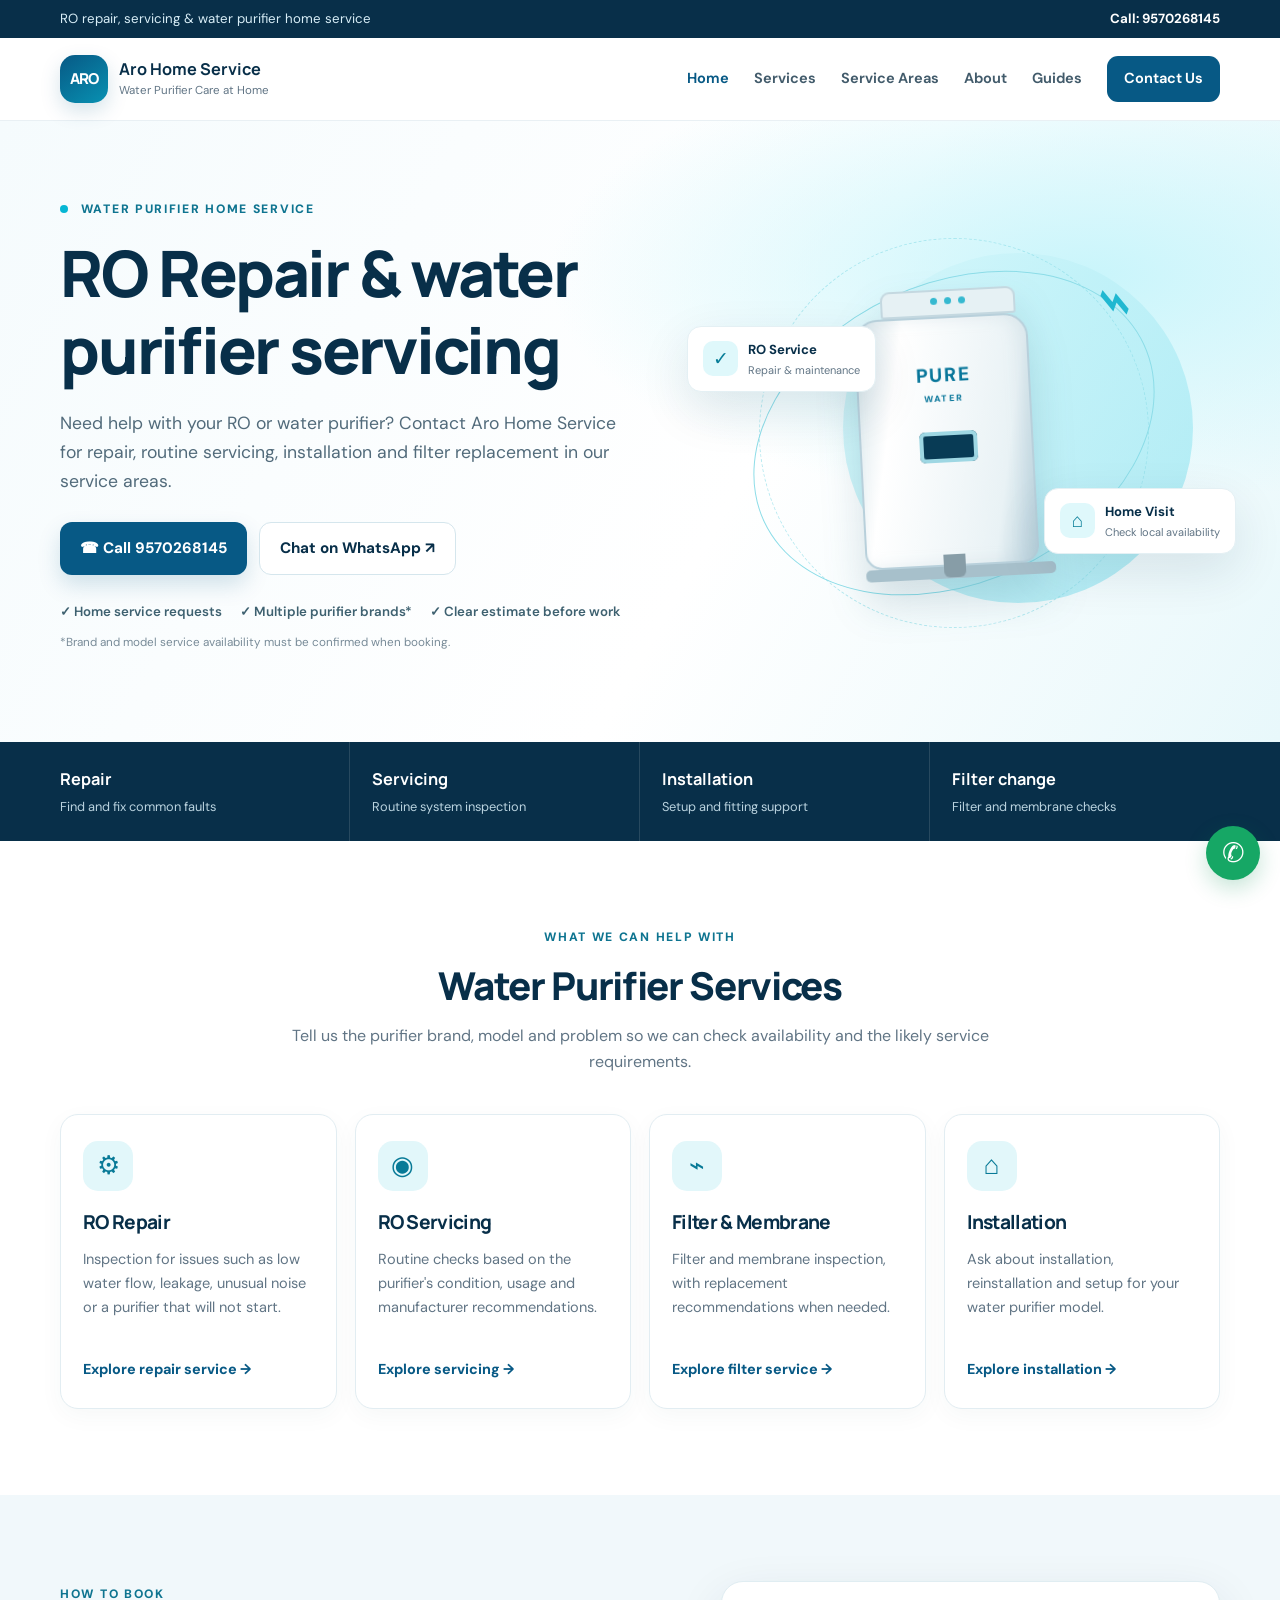
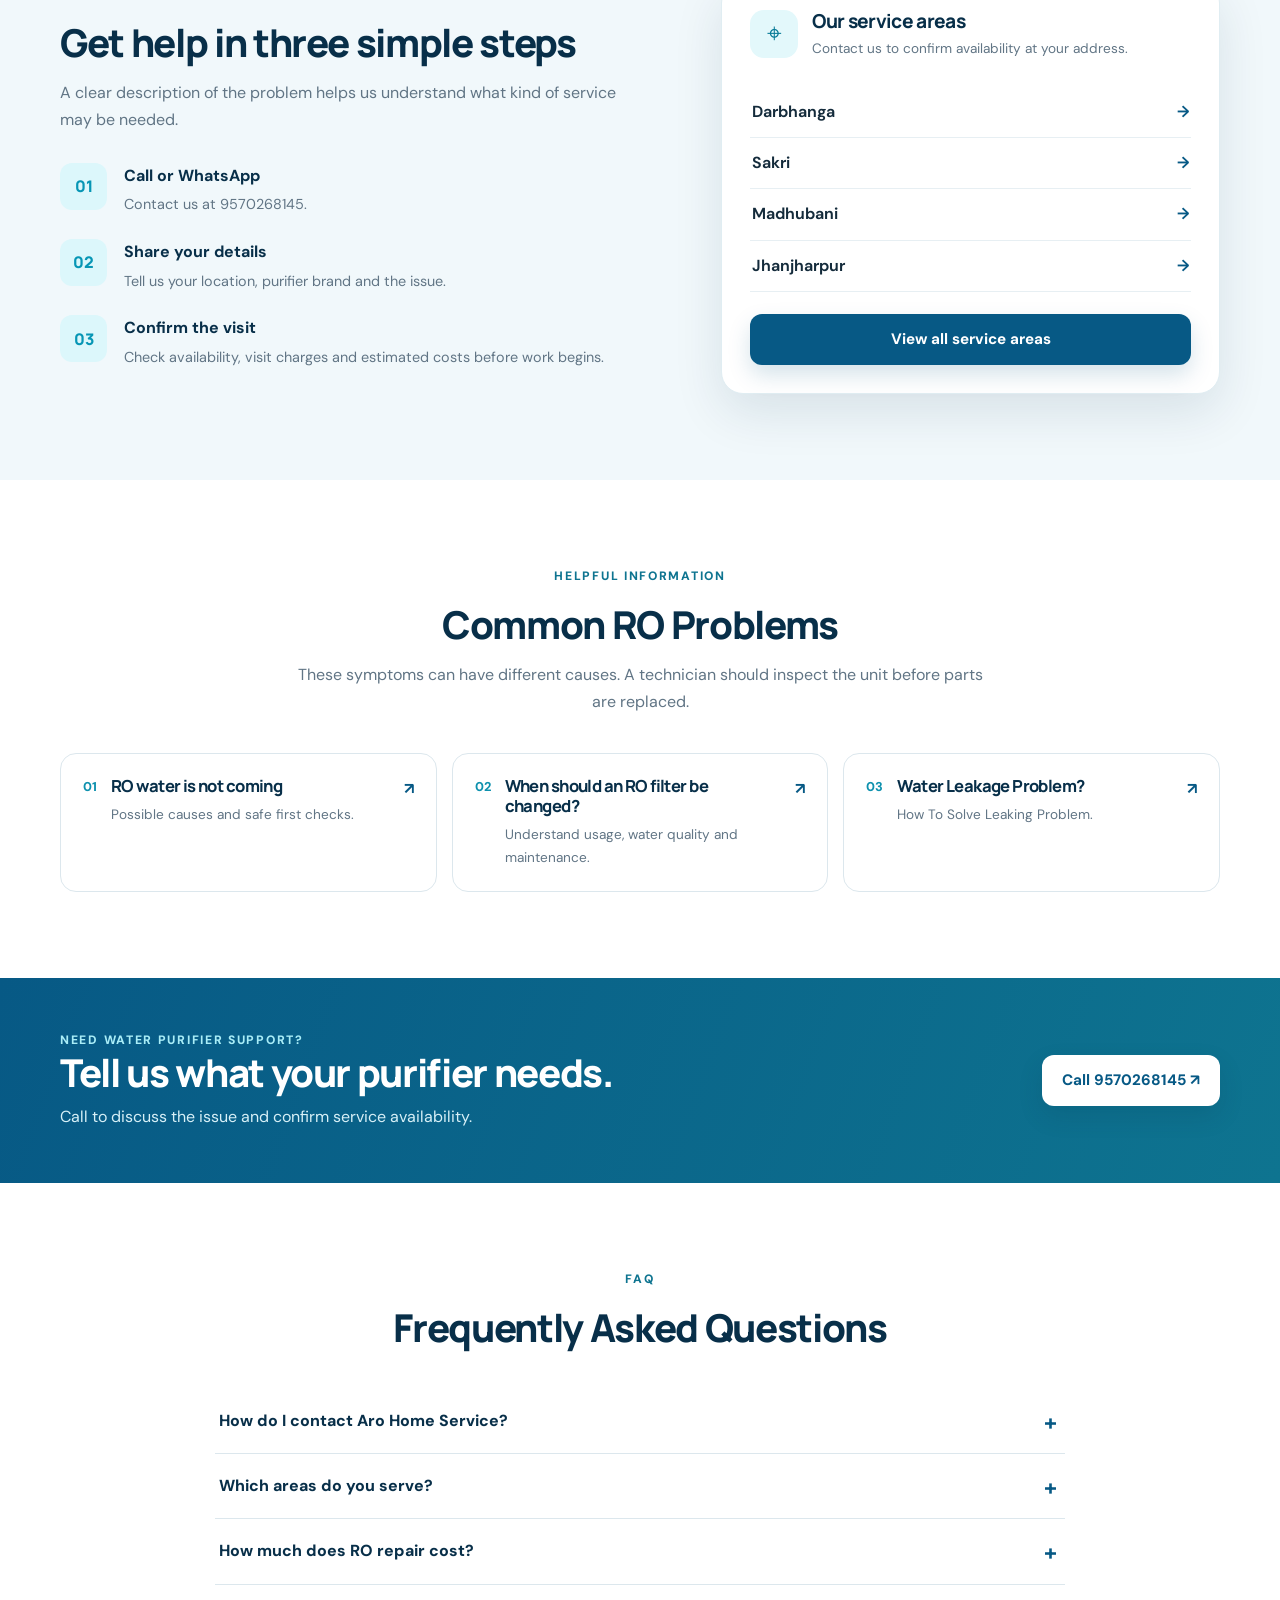
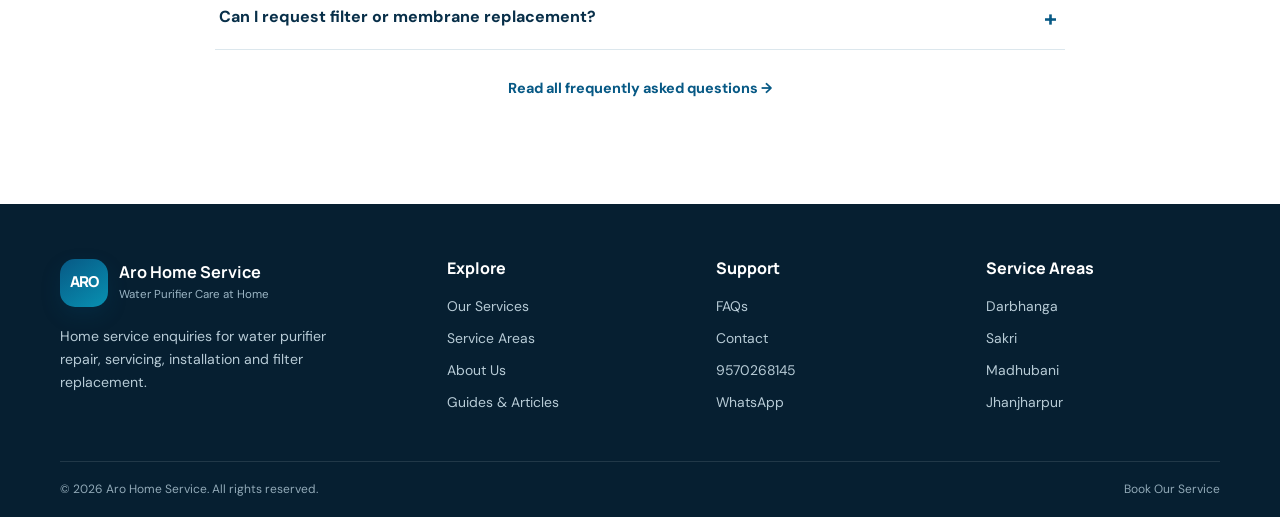
<file: index.html>
<!doctype html>
<html lang="en">
<head>
  <meta name="google-site-verification" content="UcdOdIdv5pE5C4e7mlw-vT57y6tFIvRA0GdJtknOTZw" />
  <meta charset="utf-8">
  <meta name="viewport" content="width=device-width, initial-scale=1">
  <meta name="theme-color" content="#075985">

  <title>RO Repair Service | Best Water Purifier Service In Madhubani, Sakri & Jhanjharpur</title>

  <meta name="description" content="Aro Home Service provides RO water purifier repair, servicing, installation and filter replacement in Darbhanga, Sakri, Madhubani and Jhanjharpur. Call 9570268145.">

  <link rel="canonical" href="https://arohomeservice.in/">
  <link rel="stylesheet" href="/css/style.css">
  <link rel="icon" href="/assets/images/favicon.svg" type="image/svg+xml">

  <meta property="og:type" content="website">
  <meta property="og:title" content="RO Repair In Darbhanga | Best Water Purifier Service In Madhubani, Sakri & Jhanjharpur? Get Expert Doorstep? water purifier service, filter replacement, & AMC at best prices.Book now!">
  <meta property="og:description" content="RO repair in madhubani, ro repair in darbhanga, kent ro service ,kent ro servicing, installation and filter replacement in our service areas. Call 9570268145.">
  <meta property="og:url" content="https://arohomeservice.in/">
  <meta property="og:site_name" content="Aro Home Service">
   

  <script type="application/ld+json">
  {
    "@context": "https://schema.org",
    "@type": "HomeAndConstructionBusiness",
    "name": "Aro Home Service",
    "url": "https://arohomeservice.in/",
    "telephone": "+91-9570268145",
    "description": "Home service for RO water purifier repair, servicing, installation and filter replacement.",
    "areaServed": [
      {"@type": "City", "name": "Darbhanga"},
      {"@type": "Place", "name": "Sakri, Bihar"},
      {"@type": "City", "name": "Madhubani"},
      {"@type": "Place", "name": "Jhanjharpur, Bihar"}
    ],
    "knowsAbout": [
      "RO water purifier repair",
      "RO water purifier servicing",
      "RO installation",
      "RO filter replacement",
      "RO membrane replacement"
    ]
  }
  </script>
</head>

<body>
  <a class="skip-link" href="#main">Skip to content</a>

  <div class="topbar">
    <div class="container topbar-inner">
      <span>RO repair, servicing & water purifier home service</span>
      <a href="tel:+919570268145">Call: 9570268145</a>
      </div>
  </div>

  <header class="site-header">
    <div class="container nav-wrap">

      <a class="brand" href="/" aria-label="Aro Home Service home">
        <span class="brand-mark">ARO</span>
        <span class="brand-copy">
          <strong>Aro Home Service</strong>
          <small>Water Purifier Care at Home</small>
        </span>
      </a>

      <button class="menu-toggle"
        aria-expanded="false"
        aria-controls="main-nav">
        ☰ <span class="sr-only">Toggle navigation</span>
      </button>

      <nav id="main-nav" class="main-nav" aria-label="Main navigation">
        <a class="active" href="/">Home</a>
        <a href="/services.html">Services</a>
        <a href="/areas/index.html">Service Areas</a>
        <a href="/about.html">About</a>
        <a href="/blog/index.html">Guides</a>
        <a href="/contact.html" class="nav-cta">Contact Us</a>
      </nav>

    </div>
  </header>

  <main id="main">


    <!-- HERO SECTION -->


    <section class="hero">
      <div class="container hero-grid">

        <div class="hero-copy">
          <p class="eyebrow">
            <span class="eyebrow-dot"></span>
            WATER PURIFIER HOME SERVICE
          </p>

          <h1>RO Repair & water purifier servicing</h1>

          <p class="hero-lead">
            Need help with your RO or water purifier?
            Contact Aro Home Service for repair, routine servicing,
            installation and filter replacement in our service areas.
          </p>

          <div class="hero-actions">
            <a class="btn btn-primary" href="tel:+919570268145">
              ☎ Call 9570268145
            </a>

            <a class="btn btn-light"
              href="https://wa.me/919570268145?text=Hello%20Aro%20Home%20Service%2C%20I%20need%20water%20purifier%20service."
              target="_blank" rel="noopener">
              Chat on WhatsApp ↗
            </a>
          </div>

          <div class="trust-points">
            <span>✓ Home service requests</span>
            <span>✓ Multiple purifier brands*</span>
            <span>✓ Clear estimate before work</span>
          </div>

          <p class="fine-print">
            *Brand and model service availability must be confirmed when booking.
          </p>
        </div>

        <div class="hero-visual" aria-label="Water purifier service illustration">
          <div class="hero-orbit orbit-one"></div>
          <div class="hero-orbit orbit-two"></div>
          <div class="water-drop">⌁</div>

          <div class="purifier-card">
            <div class="purifier-top">
              <span></span><span></span><span></span>
            </div>

            <div class="purifier-body">
              <div class="purifier-logo">
                PURE<br><small>WATER</small>
              </div>
              <div class="purifier-display"></div>
              <div class="purifier-tap"></div>
            </div>

            <div class="purifier-base"></div>
          </div>

          <div class="float-tag tag-left">
            <span class="tag-icon">✓</span>
            <span>
              <strong>RO Service</strong>
              <small>Repair & maintenance</small>
            </span>
          </div>

          <div class="float-tag tag-right">
            <span class="tag-icon">⌂</span>
            <span>
              <strong>Home Visit</strong>
              <small>Check local availability</small>
            </span>
          </div>

          <div class="hero-circle"></div>
        </div>

      </div>
    </section>



    <!-- SERVICES STRIP -->



    <section class="service-strip">
      <div class="container strip-grid">
        <div>
          <strong>Repair</strong>
          <span>Find and fix common faults</span>
        </div>
        <div>
          <strong>Servicing</strong>
          <span>Routine system inspection</span>
        </div>
        <div>
          <strong>Installation</strong>
          <span>Setup and fitting support</span>
        </div>
        <div>
          <strong>Filter change</strong>
          <span>Filter and membrane checks</span>
        </div>
      </div>
    </section>


      <!-- SERVICE CARDS -->


    <section class="section">
      <div class="container">

        <div class="section-heading">
          <p class="eyebrow">WHAT WE CAN HELP WITH</p>
          <h2>Water Purifier Services</h2>
          <p>
            Tell us the purifier brand, model and problem so we can
            check availability and the likely service requirements.
          </p>
        </div>

        <div class="cards-grid">

          <article class="service-card">
            <div class="service-icon">⚙</div>
            <h3>RO Repair</h3>
            <p>
              Inspection for issues such as low water flow, leakage,
              unusual noise or a purifier that will not start.
            </p>
            <a href="/services.html#repair" class="text-link">
              Explore repair service →
            </a>
          </article>

          <article class="service-card">
            <div class="service-icon">◉</div>
            <h3>RO Servicing</h3>
            <p>
              Routine checks based on the purifier's condition,
              usage and manufacturer recommendations.
            </p>
            <a href="/services.html#servicing" class="text-link">
              Explore servicing →
            </a>
          </article>

          <article class="service-card">
            <div class="service-icon">⌁</div>
            <h3>Filter & Membrane</h3>
            <p>
              Filter and membrane inspection, with replacement
              recommendations when needed.
            </p>
            <a href="/services.html#filters" class="text-link">
              Explore filter service →
            </a>
          </article>

          <article class="service-card">
            <div class="service-icon">⌂</div>
            <h3>Installation</h3>
            <p>
              Ask about installation, reinstallation and setup
              for your water purifier model.
            </p>
            <a href="/services.html#installation" class="text-link">
              Explore installation →
            </a>
          </article>

        </div>
      </div>
    </section>



      <!-- HOW TO BOOK & SERVICE AREAS -->


    <section class="section section-soft">
      <div class="container two-col">

        <div>
          <p class="eyebrow">HOW TO BOOK</p>
          <h2>Get help in three simple steps</h2>
          <p class="muted">
            A clear description of the problem helps us understand
            what kind of service may be needed.
          </p>

          <ol class="steps">
            <li>
              <span>01</span>
              <div>
                <strong>Call or WhatsApp</strong>
                <p>Contact us at 9570268145.</p>
              </div>
            </li>
            <li>
              <span>02</span>
              <div>
                <strong>Share your details</strong>
                <p>Tell us your location, purifier brand and the issue.</p>
              </div>
            </li>
            <li>
              <span>03</span>
              <div>
                <strong>Confirm the visit</strong>
                <p>
                  Check availability, visit charges and estimated
                  costs before work begins.
                </p>
              </div>
            </li>
          </ol>
        </div>

        <div class="info-panel">
          <div class="info-panel-top">
            <span class="panel-icon">⌖</span>
            <div>
              <h3>Our service areas</h3>
              <p>Contact us to confirm availability at your address.</p>
            </div>
          </div>

          <ul class="area-list">
            <li>
              <a href="/areas/darbhanga.html">Darbhanga <span>→</span></a>
            </li>
            <li>
              <a href="/areas/sakri.html">Sakri <span>→</span></a>
            </li>
            <li>
              <a href="/areas/madhubani.html">Madhubani <span>→</span></a>
            </li>
            <li>
              <a href="/areas/jhanjharpur.html">Jhanjharpur <span>→</span></a>
            </li>
          </ul>

          <a class="btn btn-primary btn-full" href="/areas/">
            View all service areas
          </a>
        </div>

      </div>
    </section>



    <!-- COMMON PROBLEMS / SEO ARTICLES -->




    <section class="section">
      <div class="container">

        <div class="section-heading">
          <p class="eyebrow">HELPFUL INFORMATION</p>
          <h2>Common RO Problems</h2>
          <p>
            These symptoms can have different causes. A technician
            should inspect the unit before parts are replaced.
          </p>
        </div>

        <div class="problem-grid">

          <a href="/blog/ro-water-not-producing.html" class="problem-item">
            <span>01</span>
            <div>
              <h3>RO water is not coming</h3>
              <p>Possible causes and safe first checks.</p>
            </div>
            <b>↗</b>
          </a>

          <a href="/blog/when-to-change-ro-filter.html" class="problem-item">
            <span>02</span>
            <div>
              <h3>When should an RO filter be changed?</h3>
              <p>Understand usage, water quality and maintenance.</p>
            </div>
            <b>↗</b>
          </a>

          <a href="/blog/ro-water-leakage.html" class="problem-item">
            <span>03</span>
            <div>
              <h3>Water Leakage Problem?</h3>
              <p>How To Solve Leaking Problem.</p>
            </div>
            <b>↗</b>
          </a>

        </div>
      </div>
    </section>


    <!-- CALL TO ACTION -->


    <section class="cta-band">
      <div class="container cta-content">
        <div>
          <p class="eyebrow">NEED WATER PURIFIER SUPPORT?</p>
          <h2>Tell us what your purifier needs.</h2>
          <p>Call to discuss the issue and confirm service availability.</p>
        </div>

        <a class="btn btn-white" href="tel:+919570268145">
          Call 9570268145 ↗
        </a>
      </div>
    </section>


    <!-- FAQ SECTION -->


    <section class="section">
      <div class="container">

        <div class="section-heading">
          <p class="eyebrow">FAQ</p>
          <h2>Frequently Asked Questions</h2>
        </div>

        <div class="faq-list">

          <details>
            <summary>How do I contact Aro Home Service?</summary>
            <p>
              Call 9570268145 or use the WhatsApp booking link on
              this website. Share your location and purifier problem
              to check availability.
            </p>
          </details>

          <details>
            <summary>Which areas do you serve?</summary>
            <p>
              Our listed service areas are Darbhanga, Sakri,
              Madhubani and Jhanjharpur. Contact us to confirm
              coverage for your exact locality.
            </p>
          </details>

          <details>
            <summary>How much does RO repair cost?</summary>
            <p>
              The cost depends on the fault, purifier model,
              parts required and visit charges. Ask for an estimate
              and confirm the cost before approving the repair.
            </p>
          </details>

          <details>
            <summary>Can I request filter or membrane replacement?</summary>
            <p>
              Yes, you can enquire about filter and membrane
              inspection or replacement. Availability and the
              correct part depend on your purifier model.
            </p>
          </details>

        </div>

        <p class="center-link">
          <a class="text-link" href="/faq.html">
            Read all frequently asked questions →
          </a>
        </p>

      </div>
    </section>

  </main>


  <!-- FOOTER -->


  <footer class="site-footer">
    <div class="container footer-grid">

      <div class="footer-about">
        <a class="brand brand-footer" href="/">
          <span class="brand-mark">ARO</span>
          <span class="brand-copy">
            <strong>Aro Home Service</strong>
            <small>Water Purifier Care at Home</small>
          </span>
        </a>

        <p>
          Home service enquiries for water purifier repair,
          servicing, installation and filter replacement.
        </p>
      </div>

      <div>
        <h3>Explore</h3>
        <a href="/services.html">Our Services</a>
        <a href="/areas/">Service Areas</a>
        <a href="/about.html">About Us</a>
        <a href="/blog/">Guides & Articles</a>
      </div>

      <div>
        <h3>Support</h3>
        <a href="/faq.html">FAQs</a>
        <a href="/contact.html">Contact</a>
        <a href="tel:+919570268145">9570268145</a>
        <a href="https://wa.me/919570268145"
           target="_blank" rel="noopener">WhatsApp</a>
      </div>

      <div>
        <h3>Service Areas</h3>
        <span>Darbhanga</span>
        <span>Sakri</span>
        <span>Madhubani</span>
        <span>Jhanjharpur</span>
      </div>

    </div>

    <div class="container footer-bottom">
      <span>
        © <span data-year>2026</span> Aro Home Service.
        All rights reserved.
      </span>
      <span>Book Our Service </span>
    </div>
  </footer>


  <!-- FLOATING WHATSAPP BUTTON -->


  <a class="floating-whatsapp"
     href="https://wa.me/919570268145?text=Hello%20Aro%20Home%20Service"
     target="_blank"
     rel="noopener"
     aria-label="Contact Aro Home Service on WhatsApp">✆</a>

  <script src="/js/main.js" defer></script>
</body>
</html>
</file>
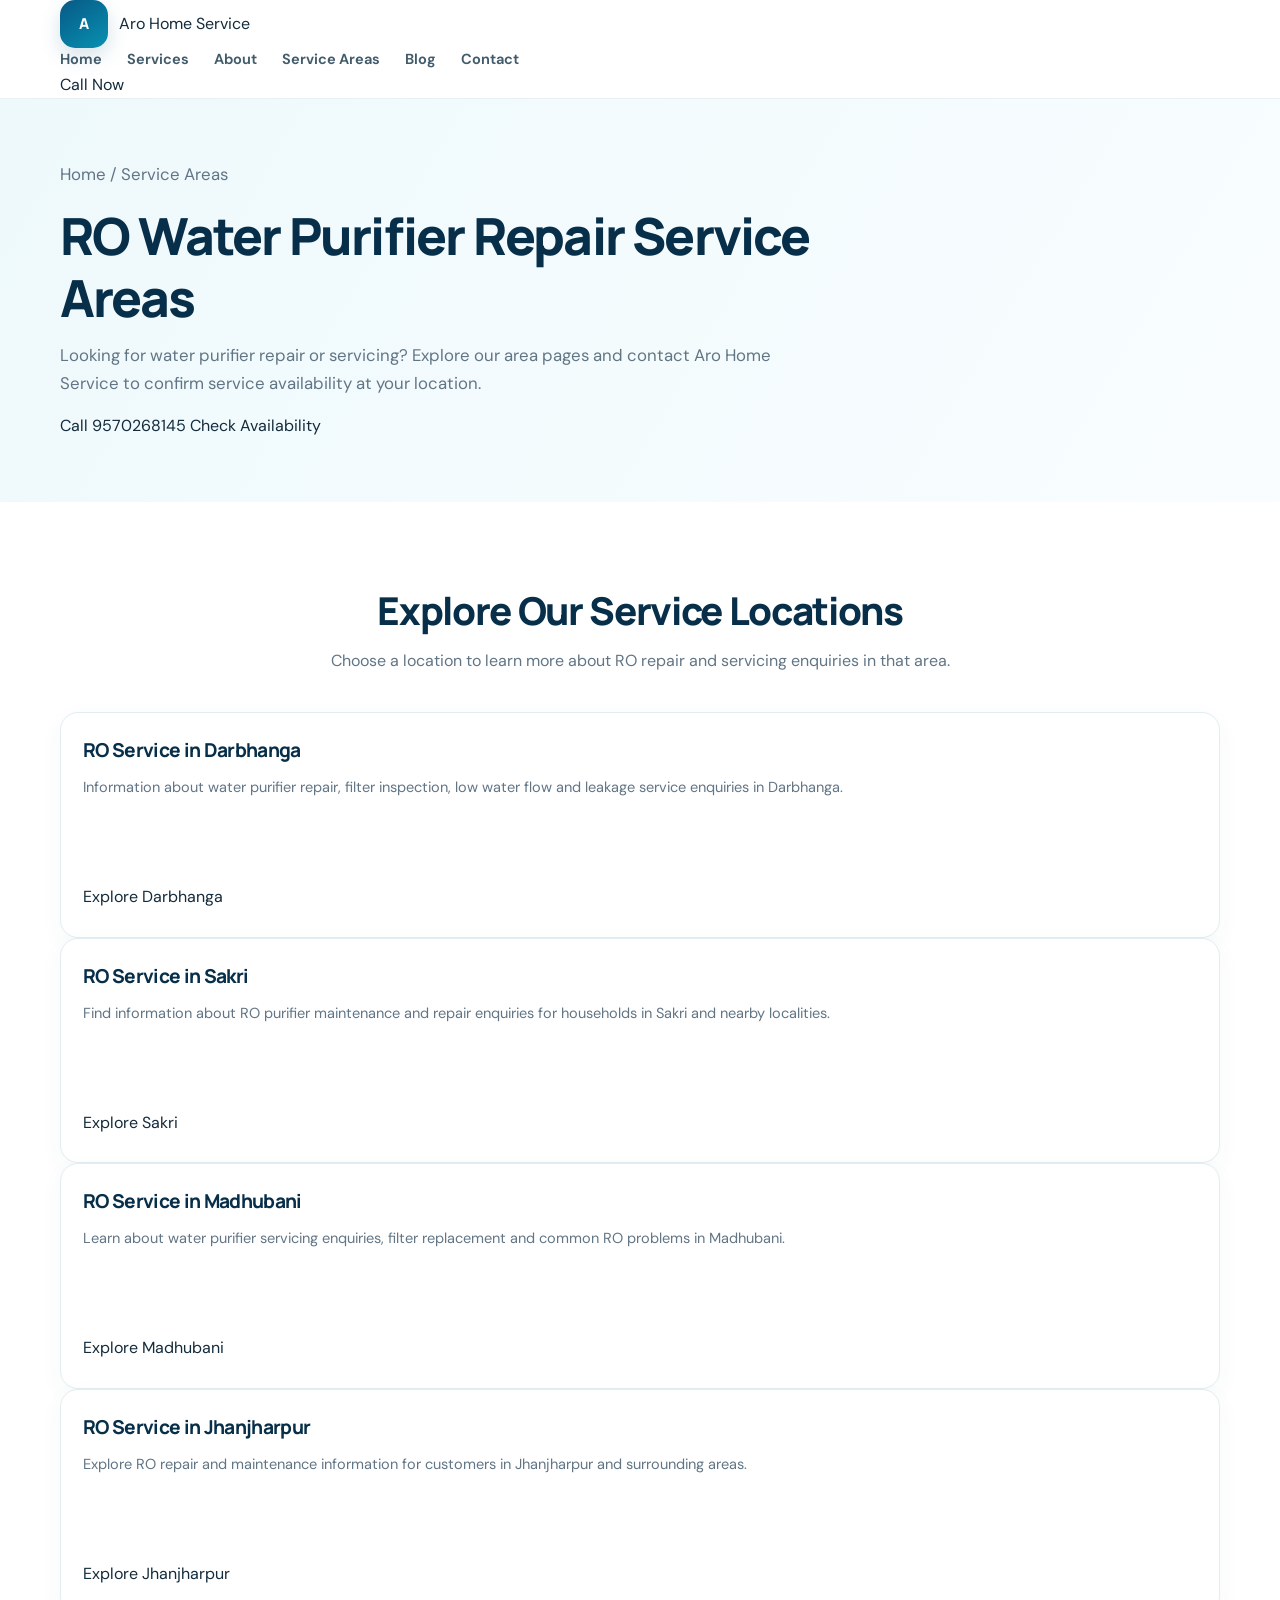
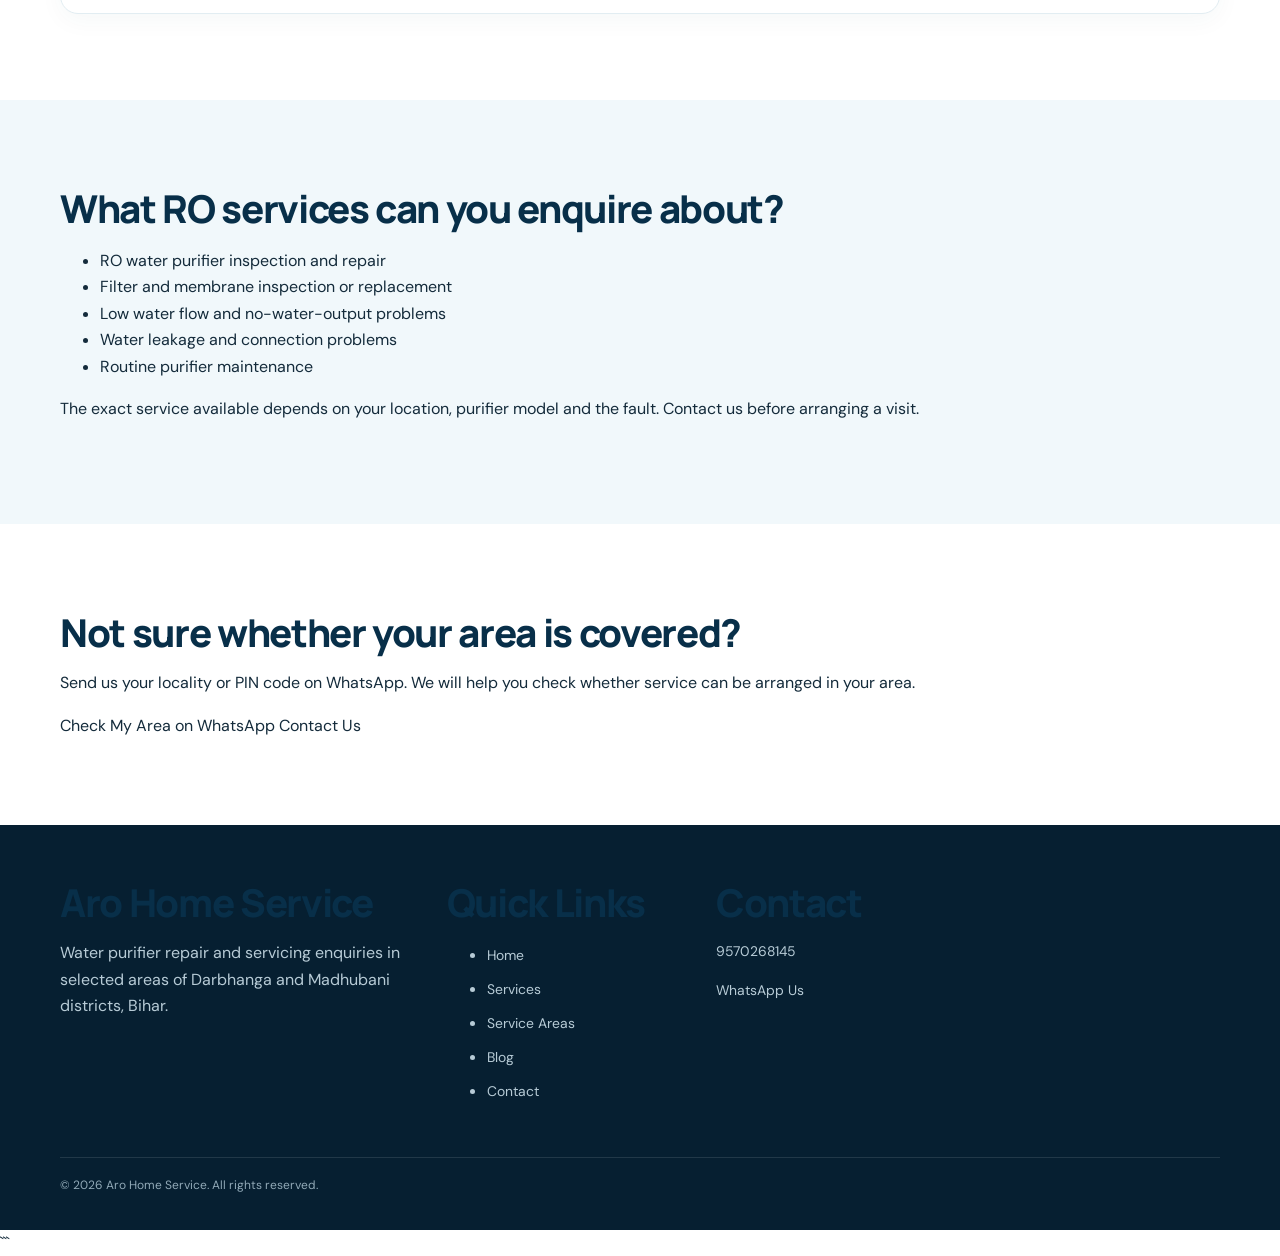
<file: areas/index.html>
<!DOCTYPE html>
<html lang="en">
<head>
  <meta charset="UTF-8">
  <meta name="viewport" content="width=device-width, initial-scale=1.0">
  <meta name="theme-color" content="#075985">

  <title>RO Repair Service Areas | Aro Home Service</title>
  <meta name="description" content="Explore RO water purifier repair and servicing areas for Aro Home Service in Darbhanga, Sakri, Madhubani, Jhanjharpur and nearby locations in Bihar.">
  <meta name="robots" content="index, follow">
  <link rel="canonical" href="https://arohomeservice.in/areas/">

  <meta property="og:type" content="website">
  <meta property="og:title" content="RO Repair Service Areas | Aro Home Service">
  <meta property="og:description" content="Find RO water purifier repair and servicing information for selected areas in Bihar.">
  <meta property="og:url" content="https://arohomeservice.in/areas/">
  <meta property="og:site_name" content="Aro Home Service">

  <link rel="icon" href="/assets/images/favicon.svg" type="image/svg+xml">
  <link rel="stylesheet" href="/css/style.css">
  <script src="/js/main.js" defer></script>
</head>

<body>
  <header class="site-header">
    <div class="container header-inner">
      <a class="brand" href="/" aria-label="Aro Home Service homepage">
        <span class="brand-mark">A</span>
        <span class="brand-text">Aro Home Service</span>
      </a>

      <button class="menu-toggle" type="button"
        aria-label="Toggle navigation" aria-expanded="false">
        ☰ <span class="sr-only">Toggle navigation</span>
      </button>

      <nav class="main-nav" aria-label="Main navigation">
        <a href="/">Home</a>
        <a href="/services.html">Services</a>
        <a href="/about.html">About</a>
        <a href="/areas/">Service Areas</a>
        <a href="/blog/">Blog</a>
        <a href="/contact.html">Contact</a>
      </nav>

      <a class="button button-primary header-cta"
        href="tel:+919570268145">Call Now</a>
    </div>
  </header>

  <main>
    <section class="page-hero">
      <div class="container content-narrow">
        <p><a href="/">Home</a> / Service Areas</p>

        <h1>RO Water Purifier Repair Service Areas</h1>

        <p>
          Looking for water purifier repair or servicing?
          Explore our area pages and contact Aro Home Service to
          confirm service availability at your location.
        </p>

        <div class="button-group">
          <a class="button button-primary"
            href="tel:+919570268145">Call 9570268145</a>

          <a class="button button-secondary"
            href="https://wa.me/919570268145?text=Hello%20Aro%20Home%20Service%2C%20please%20confirm%20RO%20service%20availability%20in%20my%20area."
            target="_blank" rel="noopener noreferrer">
            Check Availability
          </a>
        </div>
      </div>
    </section>

    <section class="section">
      <div class="container">
        <div class="section-heading">
          <h2>Explore Our Service Locations</h2>
          <p>
            Choose a location to learn more about RO repair and servicing
            enquiries in that area.
          </p>
        </div>

        <div class="card-grid">
          <article class="service-card">
            <h3>RO Service in Darbhanga</h3>
            <p>
              Information about water purifier repair, filter inspection,
              low water flow and leakage service enquiries in Darbhanga.
            </p>
            <a class="button button-secondary"
              href="/areas/darbhanga.html">
              Explore Darbhanga
            </a>
          </article>

          <article class="service-card">
            <h3>RO Service in Sakri</h3>
            <p>
              Find information about RO purifier maintenance and repair
              enquiries for households in Sakri and nearby localities.
            </p>
            <a class="button button-secondary"
              href="/areas/sakri.html">
              Explore Sakri
            </a>
          </article>

          <article class="service-card">
            <h3>RO Service in Madhubani</h3>
            <p>
              Learn about water purifier servicing enquiries, filter
              replacement and common RO problems in Madhubani.
            </p>
            <a class="button button-secondary"
              href="/areas/madhubani.html">
              Explore Madhubani
            </a>
          </article>

          <article class="service-card">
            <h3>RO Service in Jhanjharpur</h3>
            <p>
              Explore RO repair and maintenance information for customers
              in Jhanjharpur and surrounding areas.
            </p>
            <a class="button button-secondary"
              href="/areas/jhanjharpur.html">
              Explore Jhanjharpur
            </a>
          </article>
        </div>
      </div>
    </section>

    <section class="section section-soft">
      <div class="container content-narrow">
        <h2>What RO services can you enquire about?</h2>

        <ul>
          <li>RO water purifier inspection and repair</li>
          <li>Filter and membrane inspection or replacement</li>
          <li>Low water flow and no-water-output problems</li>
          <li>Water leakage and connection problems</li>
          <li>Routine purifier maintenance</li>
        </ul>

        <p>
          The exact service available depends on your location, purifier
          model and the fault. Contact us before arranging a visit.
        </p>
      </div>
    </section>

    <section class="section">
      <div class="container content-narrow">
        <h2>Not sure whether your area is covered?</h2>
        <p>
          Send us your locality or PIN code on WhatsApp. We will help
          you check whether service can be arranged in your area.
        </p>

        <div class="button-group">
          <a class="button button-primary"
            href="https://wa.me/919570268145?text=Hello%20Aro%20Home%20Service%2C%20my%20location%20is%20____.%20Please%20confirm%20whether%20RO%20repair%20service%20is%20available."
            target="_blank" rel="noopener noreferrer">
            Check My Area on WhatsApp
          </a>

          <a class="button button-secondary"
            href="/contact.html">Contact Us</a>
        </div>
      </div>
    </section>
  </main>

  <footer class="site-footer">
    <div class="container footer-grid">
      <div>
        <h2 class="footer-heading">Aro Home Service</h2>
        <p>
          Water purifier repair and servicing enquiries in selected
          areas of Darbhanga and Madhubani districts, Bihar.
        </p>
      </div>

      <div>
        <h2 class="footer-heading">Quick Links</h2>
        <ul class="footer-links">
          <li><a href="/">Home</a></li>
          <li><a href="/services.html">Services</a></li>
          <li><a href="/areas/">Service Areas</a></li>
          <li><a href="/blog/">Blog</a></li>
          <li><a href="/contact.html">Contact</a></li>
        </ul>
      </div>

      <div>
        <h2 class="footer-heading">Contact</h2>
        <p><a href="tel:+919570268145">9570268145</a></p>
        <p>
          <a href="https://wa.me/919570268145"
            target="_blank" rel="noopener noreferrer">WhatsApp Us</a>
        </p>
      </div>
    </div>

    <div class="container footer-bottom">
      <p>© <span data-year></span> Aro Home Service. All rights reserved.</p>
    </div>
  </footer>
</body>
</html>
```
</file>
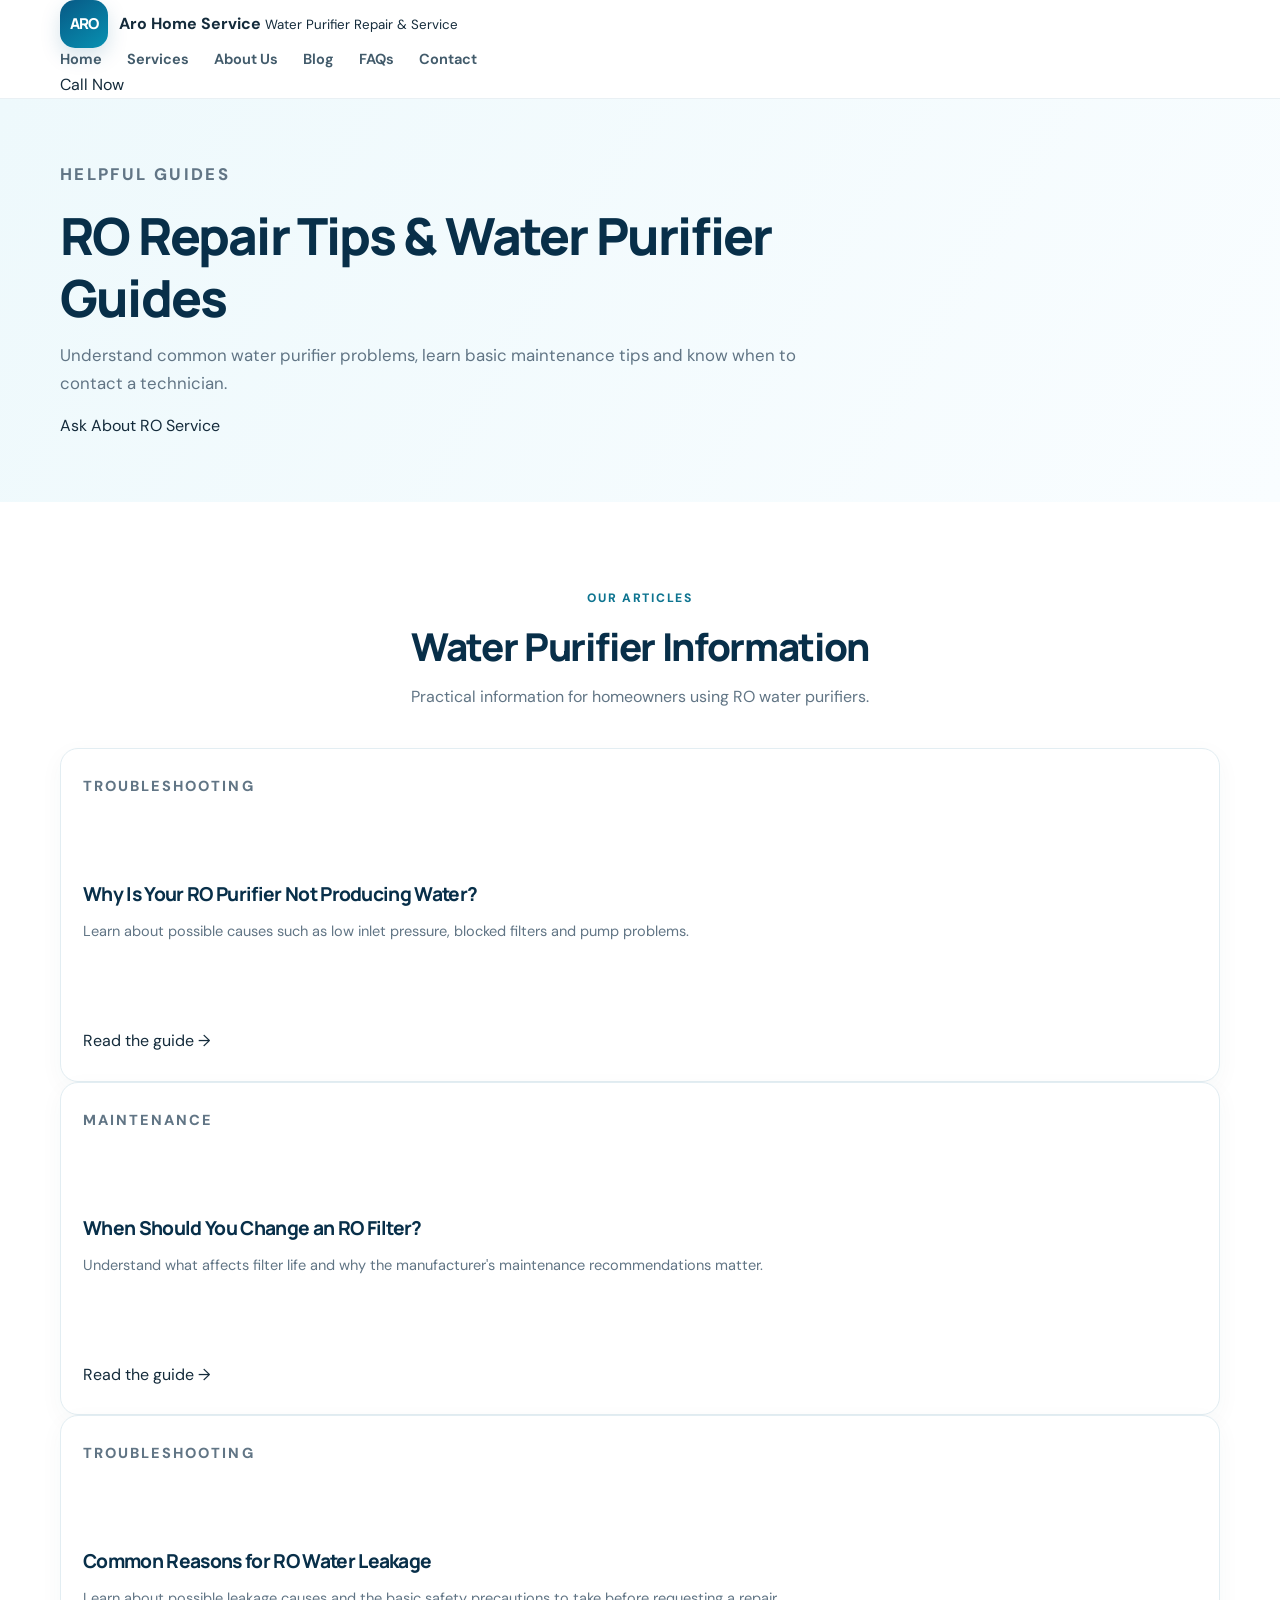
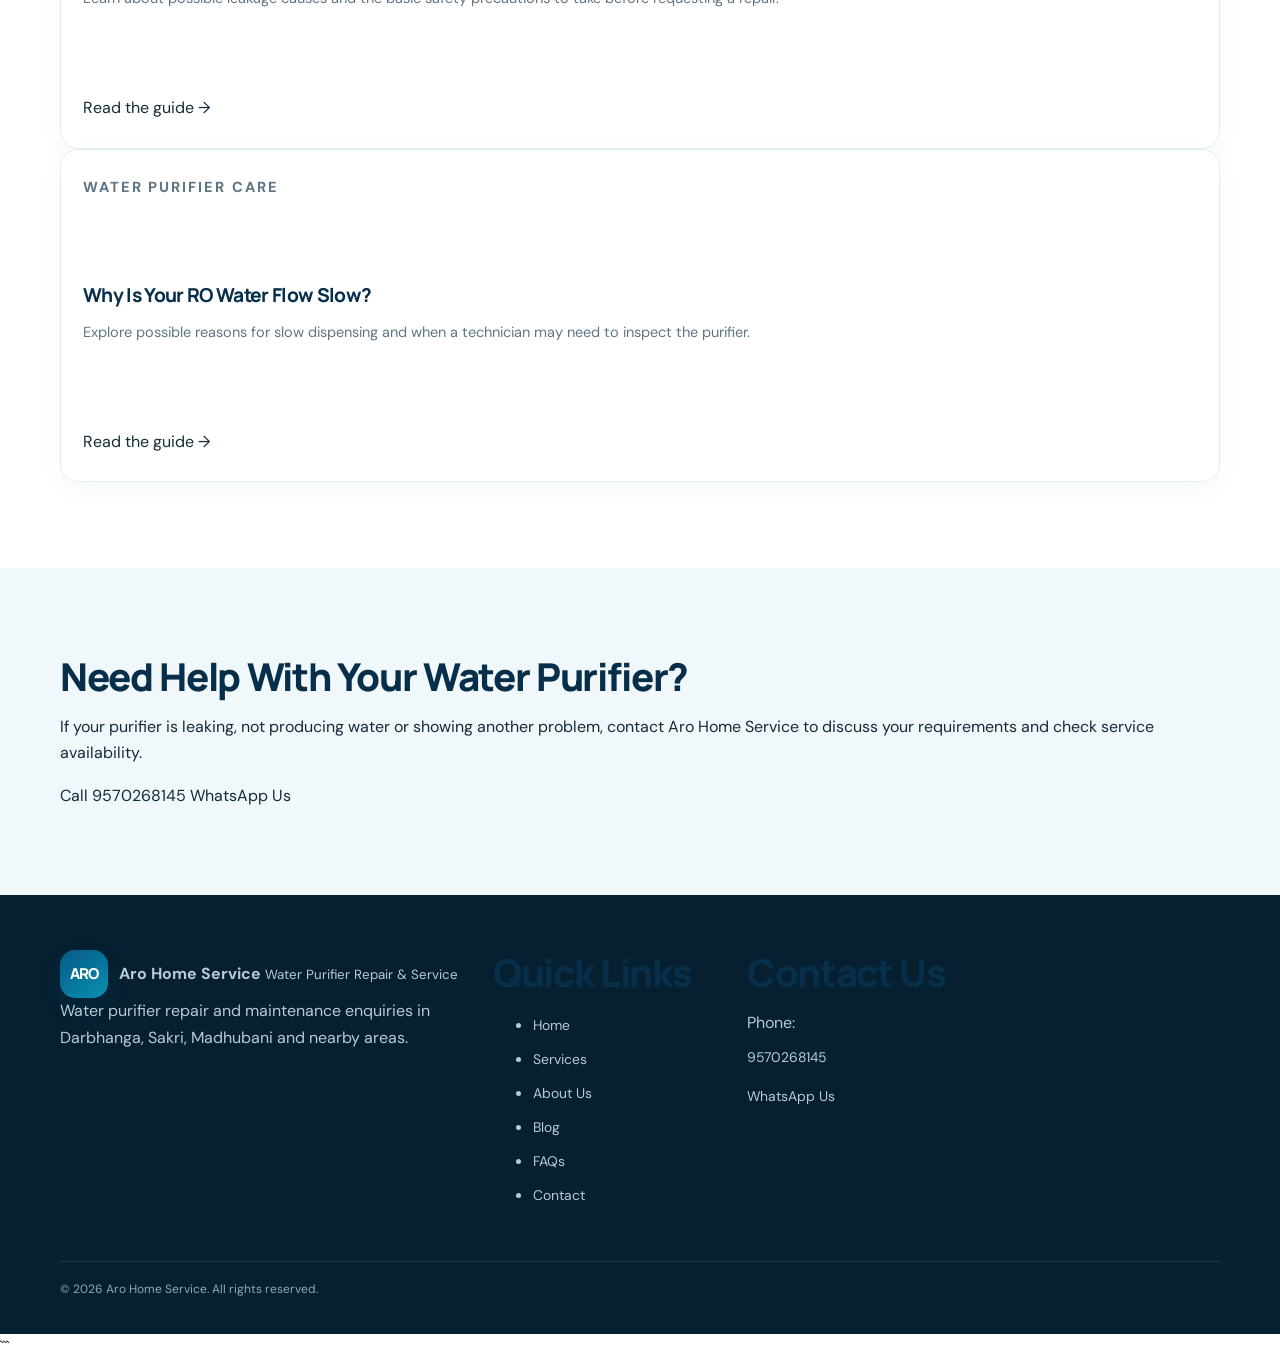
<file: blog/index.html>
<!DOCTYPE html>
<html lang="en">
<head>
  <meta charset="UTF-8">
  <meta name="viewport" content="width=device-width, initial-scale=1.0">
  <meta name="theme-color" content="#075985">

  <title>RO Repair Tips & Guides | Aro Home Service</title>

  <meta
    name="description"
    content="Read practical guides about RO water purifier problems, filter maintenance, water leakage and low water flow from Aro Home Service in Bihar."
  >

  <meta name="robots" content="index, follow">
  <link rel="canonical" href="https://arohomeservice.in/blog/">
  <link rel="stylesheet" href="/css/style.css">

  <meta property="og:title" content="RO Repair Tips & Guides">
  <meta
    property="og:description"
    content="Learn about water purifier maintenance and common RO problems."
  >
  <meta property="og:type" content="website">
  <meta property="og:url" content="https://arohomeservice.in/blog/">
</head>

<body>

  <header class="site-header">
    <div class="container header-inner">

      <a class="brand" href="/" aria-label="Aro Home Service home">
        <span class="brand-mark">ARO</span>
        <span class="brand-text">
          <strong>Aro Home Service</strong>
          <small>Water Purifier Repair & Service</small>
        </span>
      </a>

      <button
        class="menu-toggle"
        type="button"
        aria-label="Toggle navigation"
        aria-expanded="false"
        aria-controls="main-navigation"
      >
        ☰
      </button>

      <nav class="main-nav" id="main-navigation" aria-label="Main navigation">
        <a href="/">Home</a>
        <a href="/services.html">Services</a>
        <a href="/about.html">About Us</a>
        <a href="/blog/index.html" aria-current="page">Blog</a>
        <a href="/faq.html">FAQs</a>
        <a href="/contact.html">Contact</a>
      </nav>

      <a class="button button-primary header-cta" href="tel:+919570268145">
        Call Now
      </a>

    </div>
  </header>

  <main>

    <section class="page-hero">
      <div class="container">
        <p class="eyebrow">HELPFUL GUIDES</p>
        <h1>RO Repair Tips & Water Purifier Guides</h1>
        <p>
          Understand common water purifier problems, learn basic maintenance
          tips and know when to contact a technician.
        </p>
        <a class="button button-primary" href="/contact.html">
          Ask About RO Service
        </a>
      </div>
    </section>

    <section class="section">
      <div class="container">

        <div class="section-heading">
          <p class="eyebrow">OUR ARTICLES</p>
          <h2>Water Purifier Information</h2>
          <p>
            Practical information for homeowners using RO water purifiers.
          </p>
        </div>

        <div class="card-grid">

          <article class="service-card">
            <p class="eyebrow">TROUBLESHOOTING</p>
            <h3>
              <a href="/blog/ro-not-producing-water.html">
                Why Is Your RO Purifier Not Producing Water?
              </a>
            </h3>
            <p>
              Learn about possible causes such as low inlet pressure,
              blocked filters and pump problems.
            </p>
            <a href="/blog/ro-not-producing-water.html">
              Read the guide →
            </a>
          </article>

          <article class="service-card">
            <p class="eyebrow">MAINTENANCE</p>
            <h3>
              <a href="/blog/when-to-change-ro-filter.html">
                When Should You Change an RO Filter?
              </a>
            </h3>
            <p>
              Understand what affects filter life and why the manufacturer's
              maintenance recommendations matter.
            </p>
            <a href="/blog/when-to-change-ro-filter.html">
              Read the guide →
            </a>
          </article>

          <article class="service-card">
            <p class="eyebrow">TROUBLESHOOTING</p>
            <h3>
              <a href="/blog/ro-water-leakage.html">
                Common Reasons for RO Water Leakage
              </a>
            </h3>
            <p>
              Learn about possible leakage causes and the basic safety
              precautions to take before requesting a repair.
            </p>
            <a href="/blog/ro-water-leakage.html">
              Read the guide →
            </a>
          </article>

          <article class="service-card">
            <p class="eyebrow">WATER PURIFIER CARE</p>
            <h3>
              <a href="/blog/ro-water-flow-slow.html">
                Why Is Your RO Water Flow Slow?
              </a>
            </h3>
            <p>
              Explore possible reasons for slow dispensing and when
              a technician may need to inspect the purifier.
            </p>
            <a href="/blog/ro-water-flow-slow.html">
              Read the guide →
            </a>
          </article>

        </div>
      </div>
    </section>

    <section class="section section-soft">
      <div class="container content-narrow">
        <h2>Need Help With Your Water Purifier?</h2>
        <p>
          If your purifier is leaking, not producing water or showing
          another problem, contact Aro Home Service to discuss your
          requirements and check service availability.
        </p>

        <div class="button-group">
          <a class="button button-primary" href="tel:+919570268145">
            Call 9570268145
          </a>

          <a
            class="button button-secondary"
            href="https://wa.me/919570268145?text=Hello%20Aro%20Home%20Service%2C%20I%20need%20help%20with%20my%20water%20purifier."
            target="_blank"
            rel="noopener noreferrer"
          >
            WhatsApp Us
          </a>
        </div>
      </div>
    </section>

  </main>

  <footer class="site-footer">
    <div class="container footer-grid">

      <div>
        <a class="brand footer-brand" href="/">
          <span class="brand-mark">ARO</span>
          <span class="brand-text">
            <strong>Aro Home Service</strong>
            <small>Water Purifier Repair & Service</small>
          </span>
        </a>
        <p>
          Water purifier repair and maintenance enquiries in
          Darbhanga, Sakri, Madhubani and nearby areas.
        </p>
      </div>

      <div>
        <h2 class="footer-heading">Quick Links</h2>
        <ul class="footer-links">
          <li><a href="/">Home</a></li>
          <li><a href="/services.html">Services</a></li>
          <li><a href="/about.html">About Us</a></li>
          <li><a href="/blog/">Blog</a></li>
          <li><a href="/faq.html">FAQs</a></li>
          <li><a href="/contact.html">Contact</a></li>
        </ul>
      </div>

      <div>
        <h2 class="footer-heading">Contact Us</h2>
        <p>
          Phone:
          <a href="tel:+919570268145">9570268145</a>
        </p>
        <p>
          <a href="https://wa.me/919570268145"
             target="_blank"
             rel="noopener noreferrer">
            WhatsApp Us
          </a>
        </p>
      </div>

    </div>

    <div class="container footer-bottom">
      <p>
        © <span data-year>2026</span> Aro Home Service.
        All rights reserved.
      </p>
    </div>
  </footer>

  <script src="/js/main.js" defer></script>

</body>
</html>
```
</file>
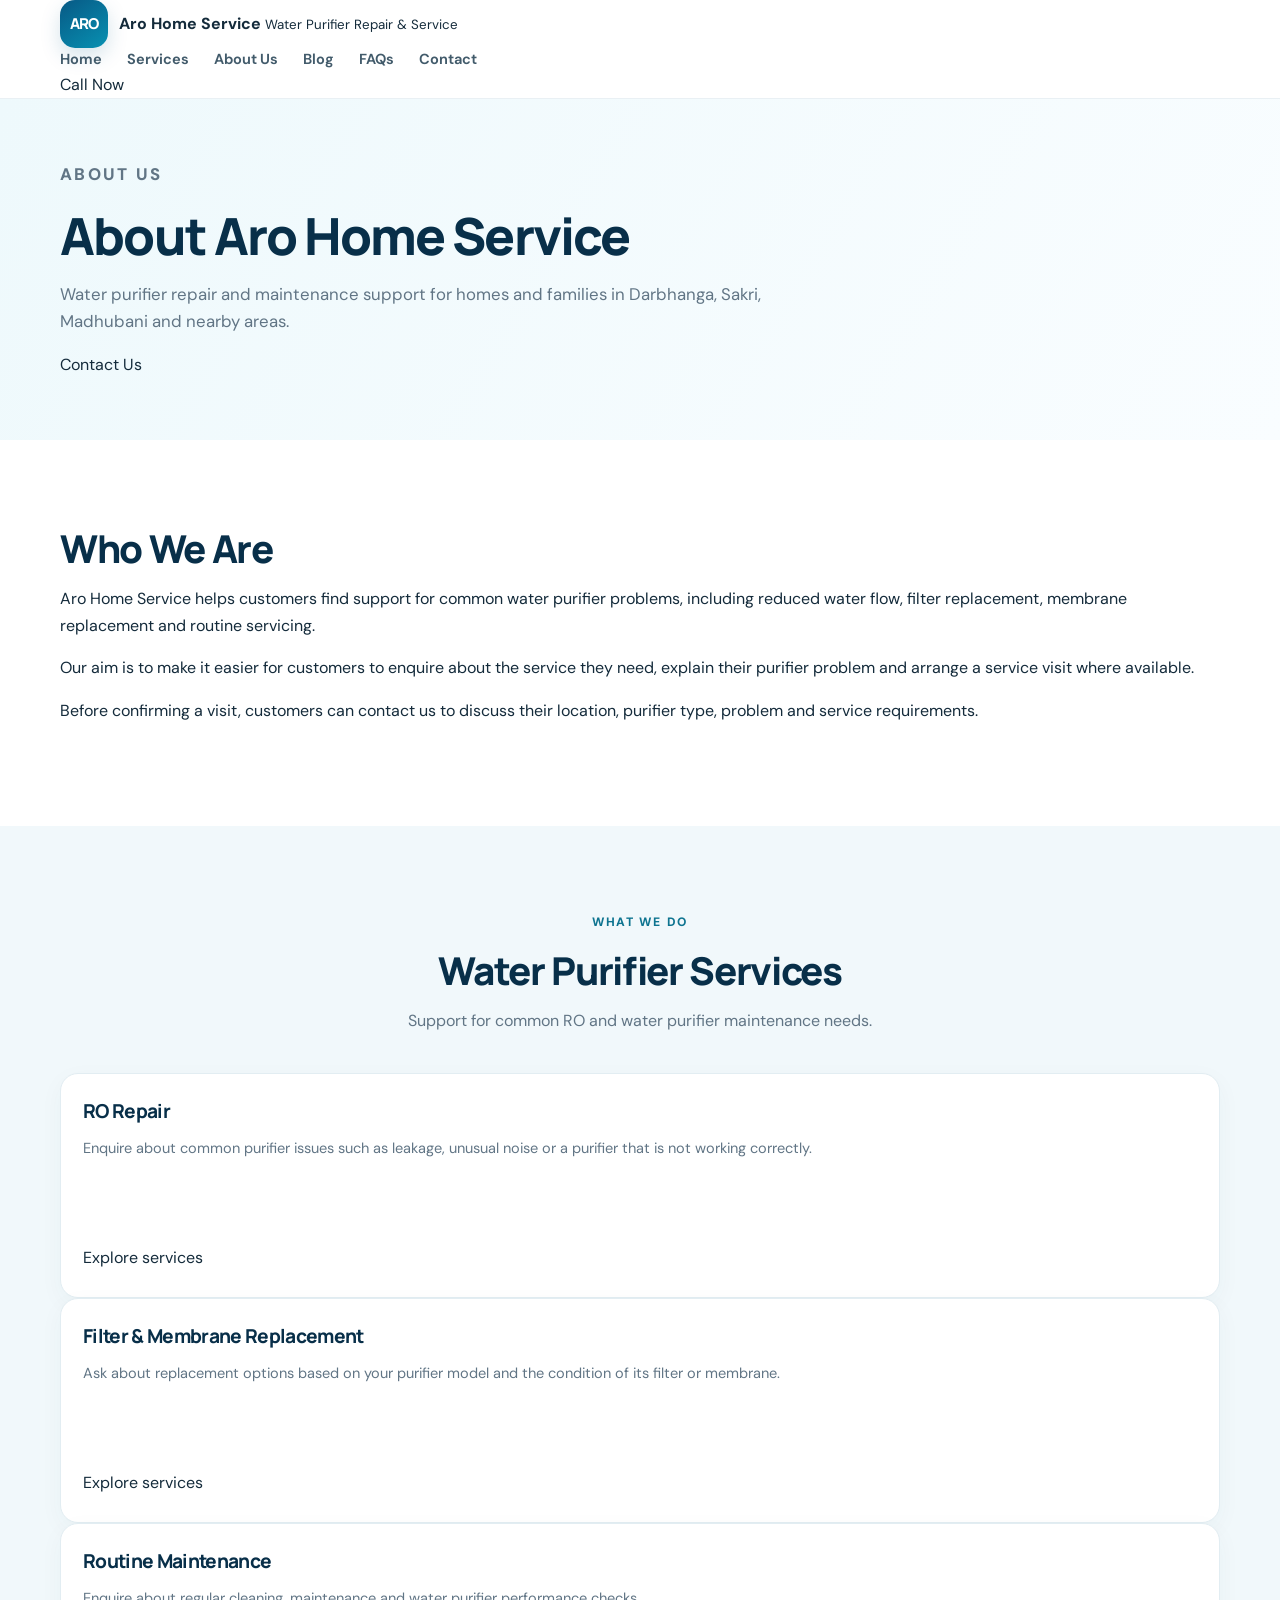
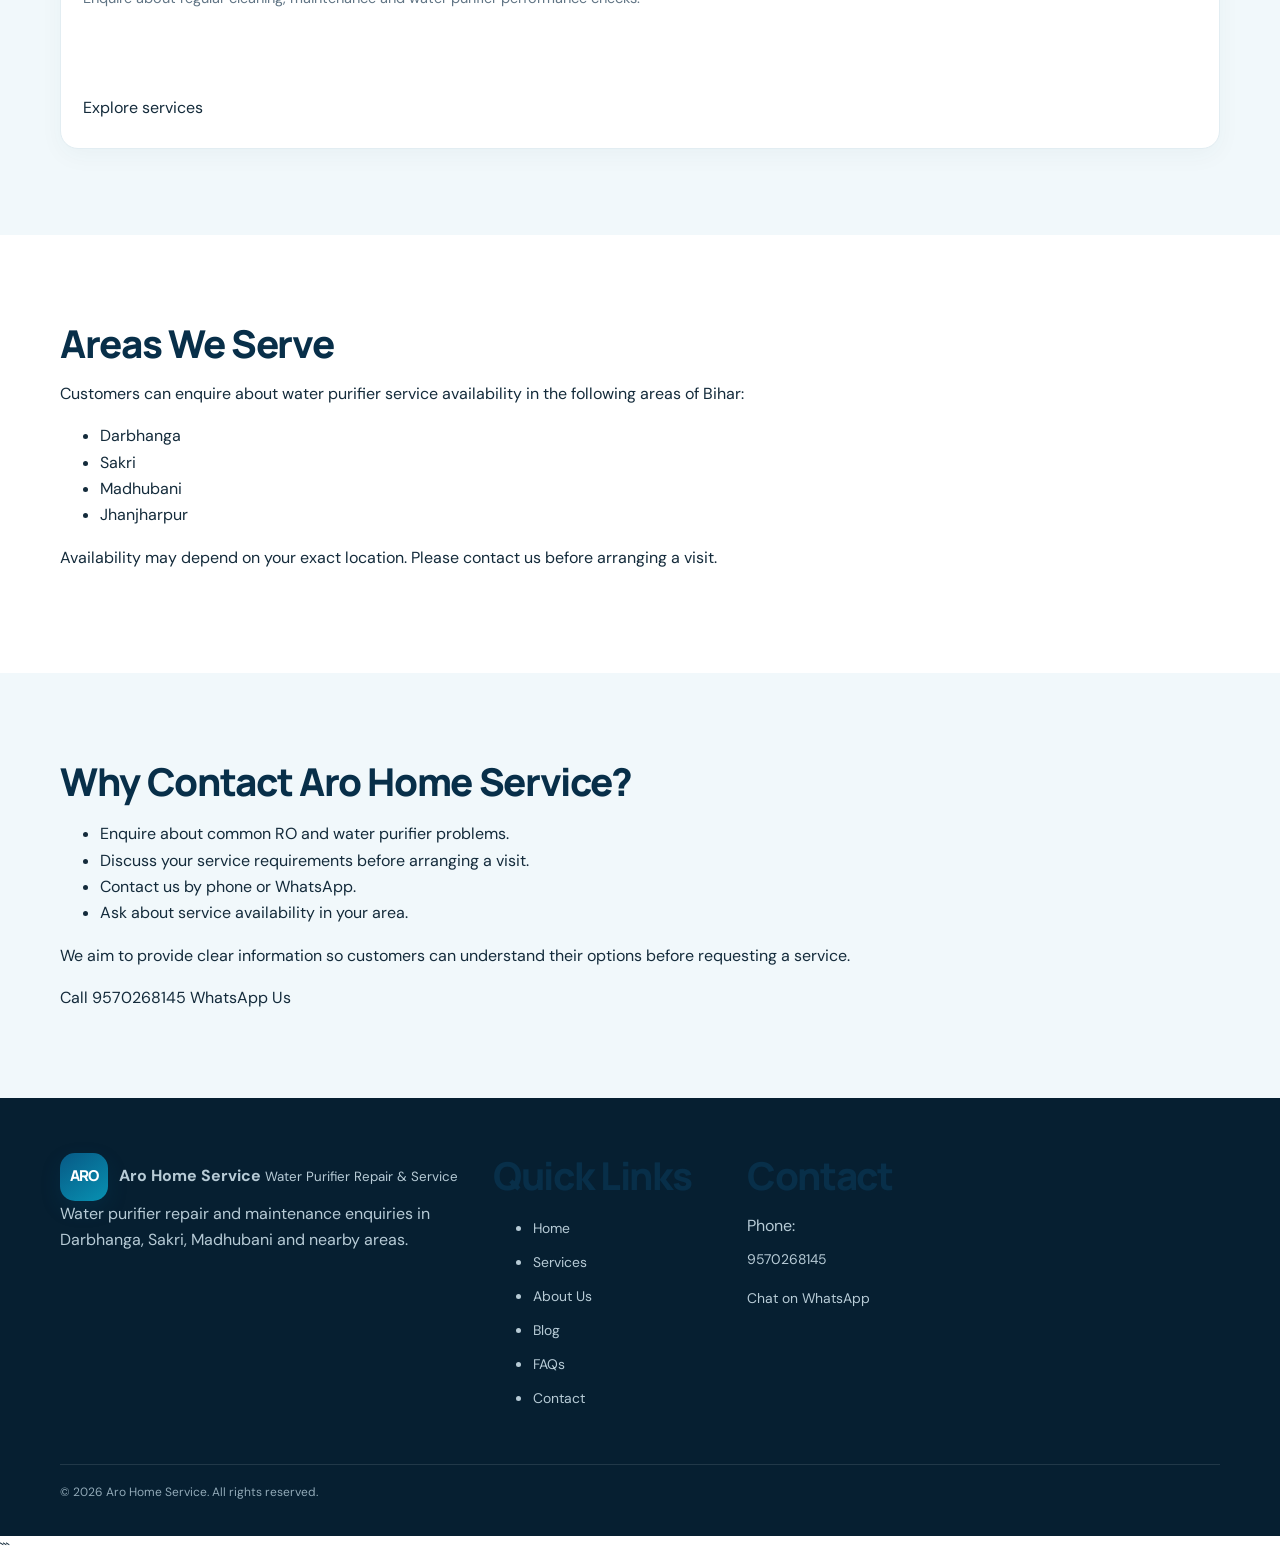
<file: about.html>
<!DOCTYPE html>
<html lang="en">
<head>
  <meta charset="UTF-8">
  <meta name="viewport" content="width=device-width, initial-scale=1.0">
  <meta name="theme-color" content="#075985">

  <title>About Aro Home Service | RO Repair in Bihar</title>

  <meta
    name="description"
    content="Learn about Aro Home Service for water purifier repair, RO servicing, filter replacement and maintenance in Darbhanga, Sakri, Madhubani and nearby areas."
  >

  <meta name="robots" content="index, follow">
  <link rel="canonical" href="https://arohomeservice.com/about.html">
  <link rel="stylesheet" href="/css/style.css">

  <meta property="og:title" content="About Aro Home Service">
  <meta
    property="og:description"
    content="Learn about our home water purifier repair and servicing options in Bihar."
  >
  <meta property="og:type" content="website">
  <meta property="og:url" content="https://arohomeservice.in/about.html">
</head>

<body>

  <header class="site-header">
    <div class="container header-inner">
      <a class="brand" href="/" aria-label="Aro Home Service home">
        <span class="brand-mark">ARO</span>
        <span class="brand-text">
          <strong>Aro Home Service</strong>
          <small>Water Purifier Repair & Service</small>
        </span>
      </a>

      <button
        class="menu-toggle"
        type="button"
        aria-label="Toggle navigation"
        aria-expanded="false"
        aria-controls="main-navigation"
      >
        ☰
      </button>

      <nav class="main-nav" id="main-navigation" aria-label="Main navigation">
        <a href="/">Home</a>
        <a href="/services.html">Services</a>
        <a href="/about.html" aria-current="page">About Us</a>
        <a href="/blog/">Blog</a>
        <a href="/faq.html">FAQs</a>
        <a href="/contact.html">Contact</a>
      </nav>

      <a class="button button-primary header-cta" href="tel:+919570268145">
        Call Now
      </a>
    </div>
  </header>

  <main>
    <section class="page-hero">
      <div class="container">
        <p class="eyebrow">ABOUT US</p>
        <h1>About Aro Home Service</h1>
        <p>
          Water purifier repair and maintenance support for homes
          and families in Darbhanga, Sakri, Madhubani and nearby areas.
        </p>
        <a class="button button-primary" href="/contact.html">
          Contact Us
        </a>
      </div>
    </section>

    <section class="section">
      <div class="container content-narrow">
        <h2>Who We Are</h2>

        <p>
          Aro Home Service helps customers find support for common
          water purifier problems, including reduced water flow,
          filter replacement, membrane replacement and routine servicing.
        </p>

        <p>
          Our aim is to make it easier for customers to enquire about
          the service they need, explain their purifier problem and
          arrange a service visit where available.
        </p>

        <p>
          Before confirming a visit, customers can contact us to discuss
          their location, purifier type, problem and service requirements.
        </p>
      </div>
    </section>

    <section class="section section-soft">
      <div class="container">
        <div class="section-heading">
          <p class="eyebrow">WHAT WE DO</p>
          <h2>Water Purifier Services</h2>
          <p>Support for common RO and water purifier maintenance needs.</p>
        </div>

        <div class="card-grid">
          <article class="service-card">
            <h3>RO Repair</h3>
            <p>
              Enquire about common purifier issues such as leakage,
              unusual noise or a purifier that is not working correctly.
            </p>
            <a href="/services.html">Explore services</a>
          </article>

          <article class="service-card">
            <h3>Filter & Membrane Replacement</h3>
            <p>
              Ask about replacement options based on your purifier model
              and the condition of its filter or membrane.
            </p>
            <a href="/services.html">Explore services</a>
          </article>

          <article class="service-card">
            <h3>Routine Maintenance</h3>
            <p>
              Enquire about regular cleaning, maintenance and water
              purifier performance checks.
            </p>
            <a href="/services.html">Explore services</a>
          </article>
        </div>
      </div>
    </section>

    <section class="section">
      <div class="container content-narrow">
        <h2>Areas We Serve</h2>

        <p>
          Customers can enquire about water purifier service availability
          in the following areas of Bihar:
        </p>

        <ul>
          <li><a href="/areas/darbhanga.html">Darbhanga</a></li>
          <li><a href="/areas/sakri.html">Sakri</a></li>
          <li><a href="/areas/madhubani.html">Madhubani</a></li>
          <li><a href="/areas/jhanjharpur.html">Jhanjharpur</a></li>
        </ul>

        <p>
          Availability may depend on your exact location. Please contact
          us before arranging a visit.
        </p>
      </div>
    </section>

    <section class="section section-soft">
      <div class="container content-narrow">
        <h2>Why Contact Aro Home Service?</h2>

        <ul class="check-list">
          <li>Enquire about common RO and water purifier problems.</li>
          <li>Discuss your service requirements before arranging a visit.</li>
          <li>Contact us by phone or WhatsApp.</li>
          <li>Ask about service availability in your area.</li>
        </ul>

        <p>
          We aim to provide clear information so customers can understand
          their options before requesting a service.
        </p>

        <div class="button-group">
          <a class="button button-primary" href="tel:+919570268145">
            Call 9570268145
          </a>

          <a
            class="button button-secondary"
            href="https://wa.me/919570268145?text=Hello%20Aro%20Home%20Service%2C%20I%20want%20to%20enquire%20about%20RO%20service."
            target="_blank"
            rel="noopener noreferrer"
          >
            WhatsApp Us
          </a>
        </div>
      </div>
    </section>
  </main>

  <footer class="site-footer">
    <div class="container footer-grid">
      <div>
        <a class="brand footer-brand" href="/">
          <span class="brand-mark">ARO</span>
          <span class="brand-text">
            <strong>Aro Home Service</strong>
            <small>Water Purifier Repair & Service</small>
          </span>
        </a>

        <p>
          Water purifier repair and maintenance enquiries in
          Darbhanga, Sakri, Madhubani and nearby areas.
        </p>
      </div>

      <div>
        <h2 class="footer-heading">Quick Links</h2>
        <ul class="footer-links">
          <li><a href="/">Home</a></li>
          <li><a href="/services.html">Services</a></li>
          <li><a href="/about.html">About Us</a></li>
          <li><a href="/blog/">Blog</a></li>
          <li><a href="/faq.html">FAQs</a></li>
          <li><a href="/contact.html">Contact</a></li>
        </ul>
      </div>

      <div>
        <h2 class="footer-heading">Contact</h2>
        <p>
          Phone:
          <a href="tel:+919570268145">9570268145</a>
        </p>
        <p>
          <a
            href="https://wa.me/919570268145"
            target="_blank"
            rel="noopener noreferrer"
          >
            Chat on WhatsApp
          </a>
        </p>
      </div>
    </div>

    <div class="container footer-bottom">
      <p>
        © <span data-year>2026</span> Aro Home Service.
        All rights reserved.
      </p>
    </div>
  </footer>

  <script src="/js/main.js" defer></script>
</body>
</html>
```
</file>
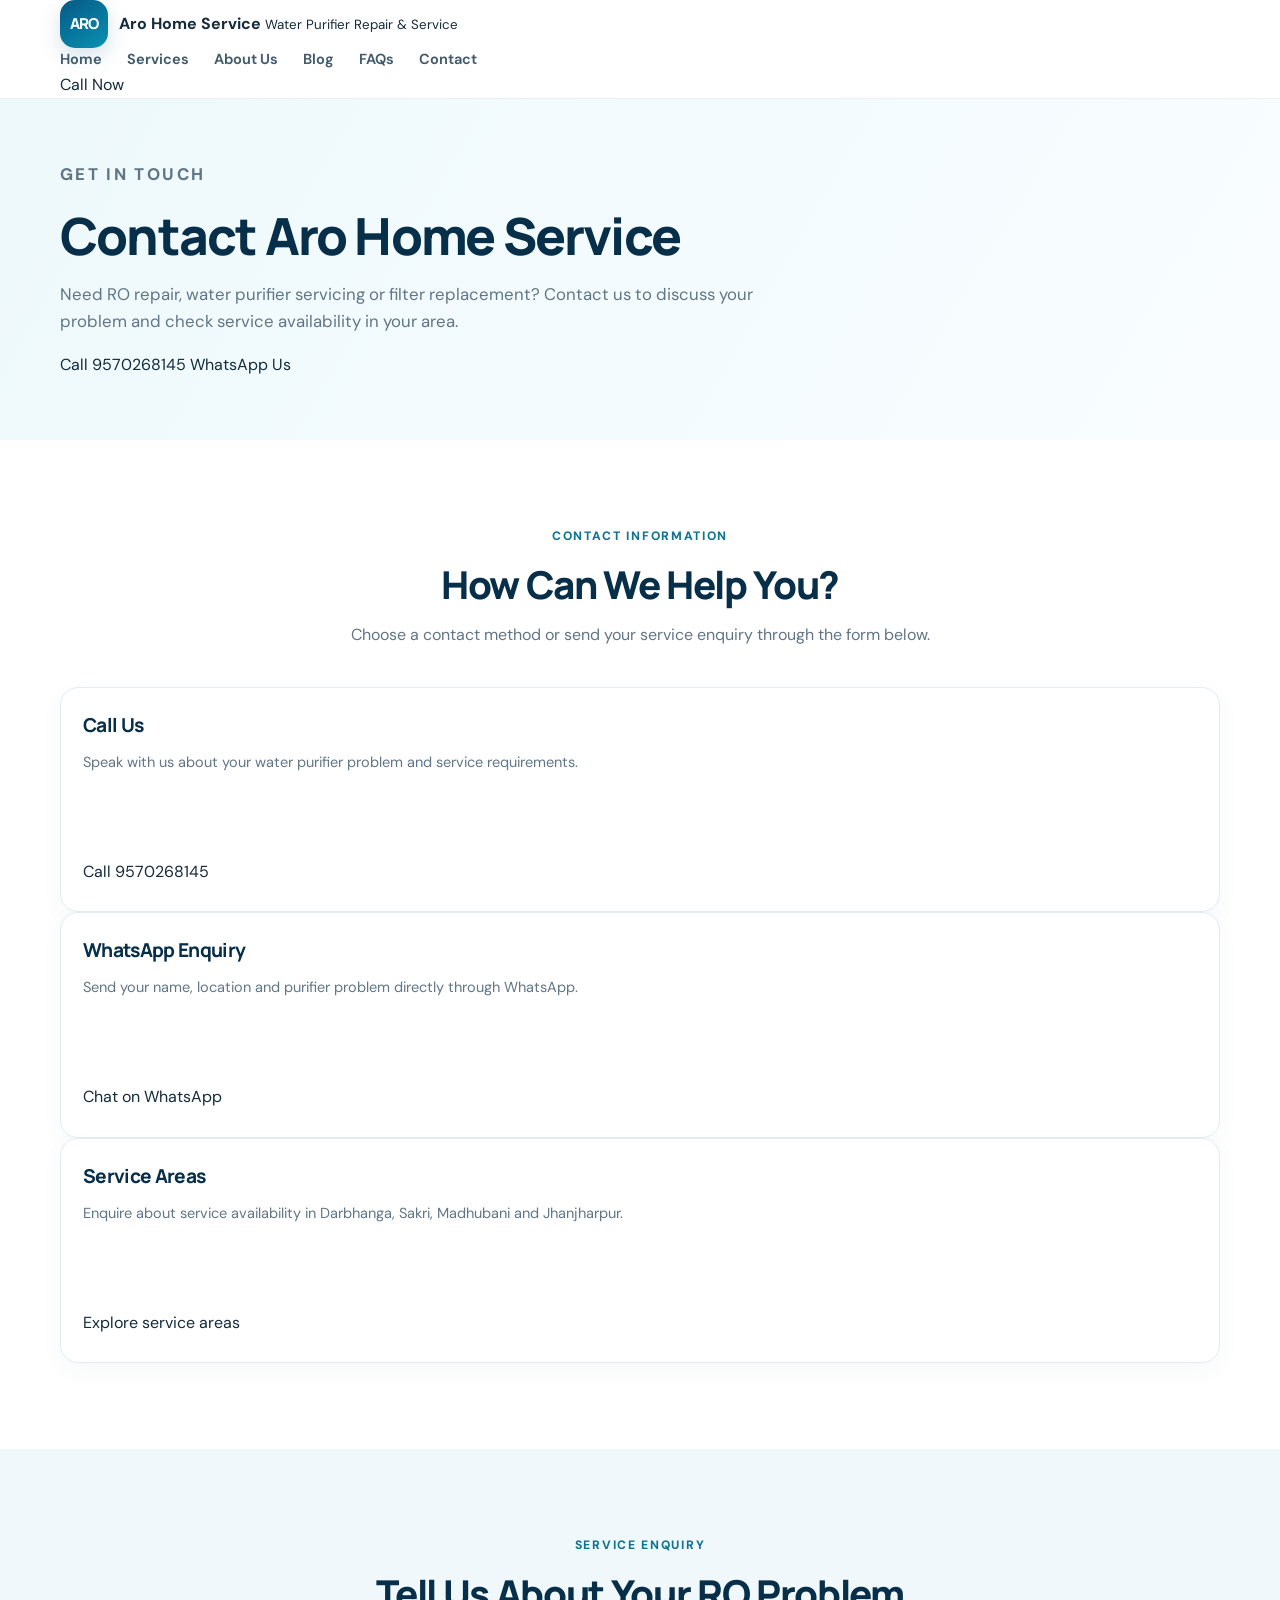
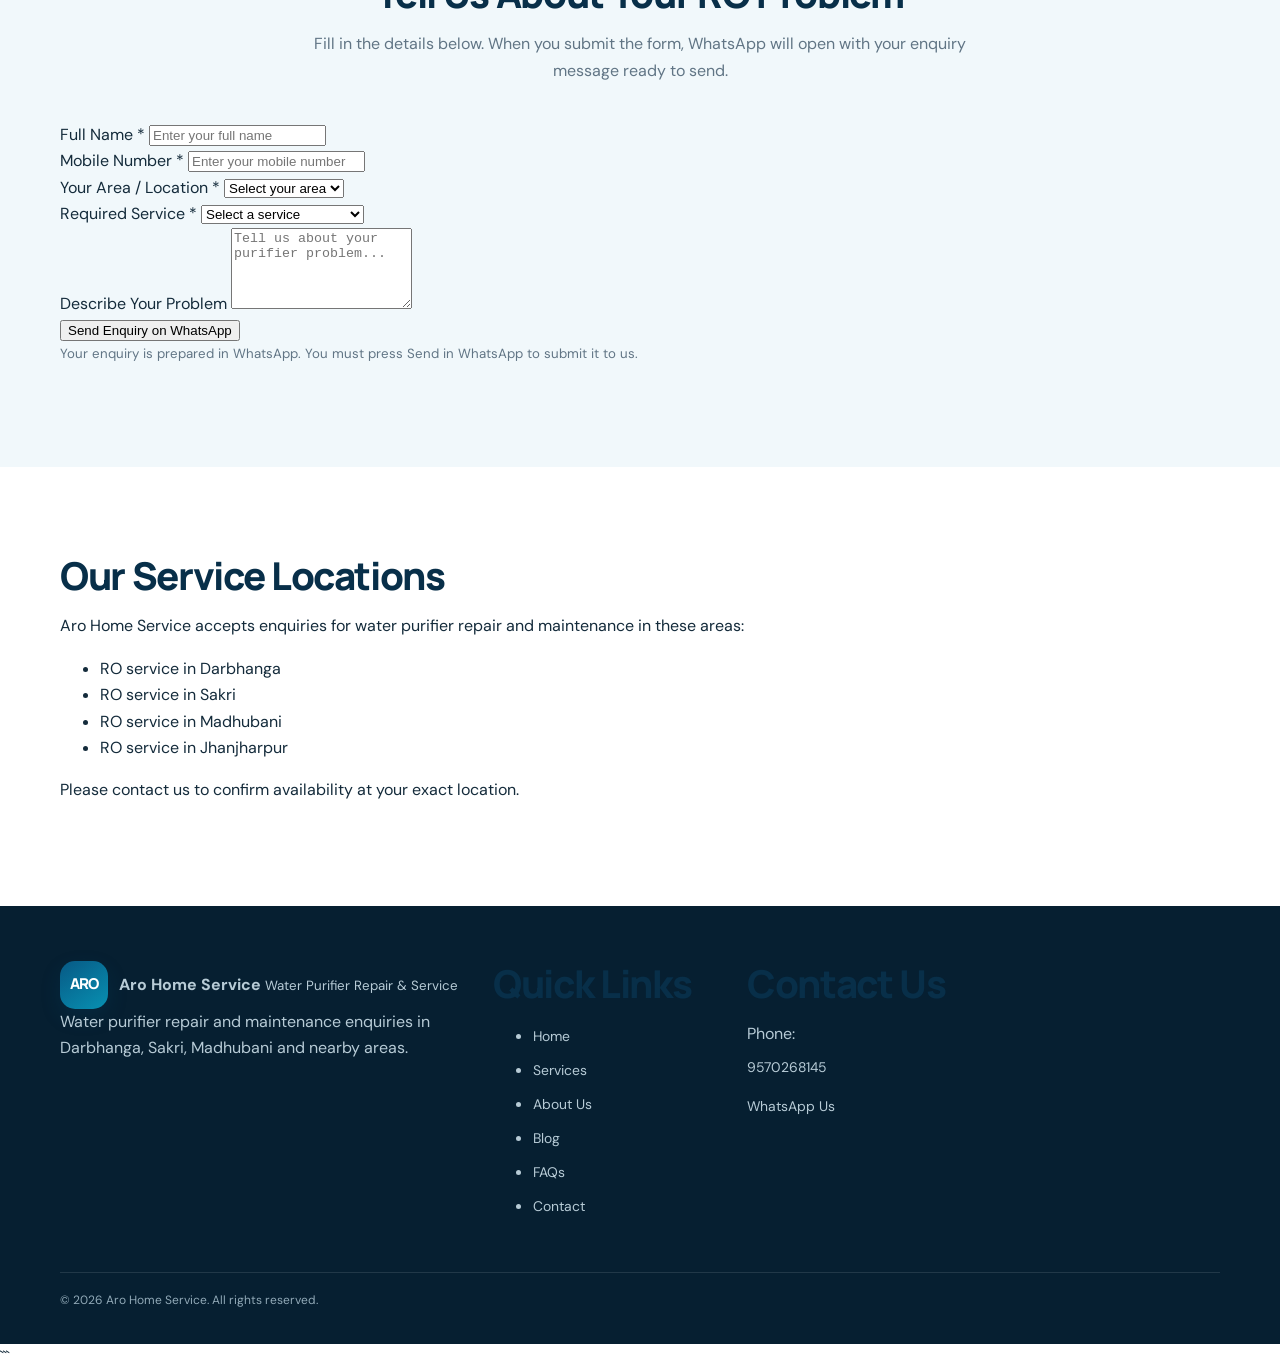
<file: contact.html>
<!DOCTYPE html>
<html lang="en">
<head>
  <meta charset="UTF-8">
  <meta name="viewport" content="width=device-width, initial-scale=1.0">
  <meta name="theme-color" content="#075985">

  <title>Contact Aro Home Service | RO Repair in Darbhanga</title>

  <meta
    name="description"
    content="Contact Aro Home Service for RO water purifier repair, servicing, filter replacement and maintenance in Darbhanga, Sakri, Madhubani and Jhanjharpur, Bihar."
  >

  <meta name="robots" content="index, follow">
  <link rel="canonical" href="https://arohomeservice.com/contact.html">
  <link rel="stylesheet" href="/css/style.css">

  <meta property="og:title" content="Contact Aro Home Service">
  <meta
    property="og:description"
    content="Contact us by phone or WhatsApp for water purifier repair and servicing enquiries."
  >
  <meta property="og:type" content="website">
  <meta property="og:url" content="https://arohomeservice.com/contact.html">
</head>

<body>

  <!-- Header -->
  <header class="site-header">
    <div class="container header-inner">

      <a class="brand" href="/" aria-label="Aro Home Service home">
        <span class="brand-mark">ARO</span>
        <span class="brand-text">
          <strong>Aro Home Service</strong>
          <small>Water Purifier Repair & Service</small>
        </span>
      </a>

      <button
        class="menu-toggle"
        type="button"
        aria-label="Toggle navigation"
        aria-expanded="false"
        aria-controls="main-navigation"
      >
        ☰
      </button>

      <nav class="main-nav" id="main-navigation" aria-label="Main navigation">
        <a href="/">Home</a>
        <a href="/services.html">Services</a>
        <a href="/about.html">About Us</a>
        <a href="/blog/">Blog</a>
        <a href="/faq.html">FAQs</a>
        <a href="/contact.html" aria-current="page">Contact</a>
      </nav>

      <a class="button button-primary header-cta" href="tel:+919570268145">
        Call Now
      </a>

    </div>
  </header>

  <main>

    <!-- Page Hero -->
    <section class="page-hero">
      <div class="container">

        <p class="eyebrow">GET IN TOUCH</p>

        <h1>Contact Aro Home Service</h1>

        <p>
          Need RO repair, water purifier servicing or filter replacement?
          Contact us to discuss your problem and check service availability
          in your area.
        </p>

        <div class="button-group">
          <a class="button button-primary" href="tel:+919570268145">
            Call 9570268145
          </a>

          <a
            class="button button-secondary"
            href="https://wa.me/919570268145?text=Hello%20Aro%20Home%20Service%2C%20I%20need%20RO%20service."
            target="_blank"
            rel="noopener noreferrer"
          >
            WhatsApp Us
          </a>
        </div>

      </div>
    </section>

    <!-- Contact Information -->
    <section class="section">
      <div class="container">

        <div class="section-heading">
          <p class="eyebrow">CONTACT INFORMATION</p>
          <h2>How Can We Help You?</h2>
          <p>
            Choose a contact method or send your service enquiry
            through the form below.
          </p>
        </div>

        <div class="card-grid">

          <article class="service-card">
            <h3>Call Us</h3>
            <p>
              Speak with us about your water purifier problem
              and service requirements.
            </p>
            <a href="tel:+919570268145">
              Call 9570268145
            </a>
          </article>

          <article class="service-card">
            <h3>WhatsApp Enquiry</h3>
            <p>
              Send your name, location and purifier problem
              directly through WhatsApp.
            </p>
            <a
              href="https://wa.me/919570268145"
              target="_blank"
              rel="noopener noreferrer"
            >
              Chat on WhatsApp
            </a>
          </article>

          <article class="service-card">
            <h3>Service Areas</h3>
            <p>
              Enquire about service availability in Darbhanga,
              Sakri, Madhubani and Jhanjharpur.
            </p>
            <a href="/areas/">
              Explore service areas
            </a>
          </article>

        </div>
      </div>
    </section>

    <!-- WhatsApp Contact Form -->
    <section class="section section-soft">
      <div class="container">

        <div class="section-heading">
          <p class="eyebrow">SERVICE ENQUIRY</p>
          <h2>Tell Us About Your RO Problem</h2>
          <p>
            Fill in the details below. When you submit the form,
            WhatsApp will open with your enquiry message ready to send.
          </p>
        </div>

        <div class="content-narrow">

          <form data-whatsapp-form>

            <div class="form-group">
              <label for="name">Full Name *</label>
              <input
                type="text"
                id="name"
                name="name"
                placeholder="Enter your full name"
                autocomplete="name"
                required
              >
            </div>

            <div class="form-group">
              <label for="phone">Mobile Number *</label>
              <input
                type="tel"
                id="phone"
                name="phone"
                placeholder="Enter your mobile number"
                autocomplete="tel"
                inputmode="tel"
                pattern="[0-9+\-\s]{10,16}"
                title="Please enter a valid mobile number."
                required
              >
            </div>

            <div class="form-group">
              <label for="area">Your Area / Location *</label>
              <select id="area" name="area" required>
                <option value="">Select your area</option>
                <option value="Darbhanga">Darbhanga</option>
                <option value="Sakri">Sakri</option>
                <option value="Madhubani">Madhubani</option>
                <option value="Jhanjharpur">Jhanjharpur</option>
                <option value="Nearby area">Nearby area</option>
                <option value="Other location">Other location</option>
              </select>
            </div>

            <div class="form-group">
              <label for="service">Required Service *</label>
              <select id="service" name="service" required>
                <option value="">Select a service</option>
                <option value="RO repair">RO repair</option>
                <option value="RO servicing">RO servicing</option>
                <option value="Filter replacement">Filter replacement</option>
                <option value="Membrane replacement">Membrane replacement</option>
                <option value="RO installation">RO installation</option>
                <option value="Water leakage problem">Water leakage problem</option>
                <option value="Low water flow">Low water flow</option>
                <option value="Other purifier problem">Other purifier problem</option>
              </select>
            </div>

            <div class="form-group">
              <label for="message">Describe Your Problem</label>
              <textarea
                id="message"
                name="message"
                rows="5"
                placeholder="Tell us about your purifier problem..."
              ></textarea>
            </div>

            <button
              type="submit"
              class="button button-primary"
            >
              Send Enquiry on WhatsApp
            </button>

            <p class="form-note">
              Your enquiry is prepared in WhatsApp. You must press
              Send in WhatsApp to submit it to us.
            </p>

          </form>

        </div>
      </div>
    </section>

    <!-- Service Locations -->
    <section class="section">
      <div class="container content-narrow">

        <h2>Our Service Locations</h2>

        <p>
          Aro Home Service accepts enquiries for water purifier
          repair and maintenance in these areas:
        </p>

        <ul>
          <li>
            <a href="/areas/darbhanga.html">RO service in Darbhanga</a>
          </li>
          <li>
            <a href="/areas/sakri.html">RO service in Sakri</a>
          </li>
          <li>
            <a href="/areas/madhubani.html">RO service in Madhubani</a>
          </li>
          <li>
            <a href="/areas/jhanjharpur.html">RO service in Jhanjharpur</a>
          </li>
        </ul>

        <p>
          Please contact us to confirm availability at your exact location.
        </p>

      </div>
    </section>

  </main>

  <!-- Footer -->
  <footer class="site-footer">
    <div class="container footer-grid">

      <div>
        <a class="brand footer-brand" href="/">
          <span class="brand-mark">ARO</span>
          <span class="brand-text">
            <strong>Aro Home Service</strong>
            <small>Water Purifier Repair & Service</small>
          </span>
        </a>

        <p>
          Water purifier repair and maintenance enquiries in
          Darbhanga, Sakri, Madhubani and nearby areas.
        </p>
      </div>

      <div>
        <h2 class="footer-heading">Quick Links</h2>
        <ul class="footer-links">
          <li><a href="/">Home</a></li>
          <li><a href="/services.html">Services</a></li>
          <li><a href="/about.html">About Us</a></li>
          <li><a href="/blog/">Blog</a></li>
          <li><a href="/faq.html">FAQs</a></li>
          <li><a href="/contact.html">Contact</a></li>
        </ul>
      </div>

      <div>
        <h2 class="footer-heading">Contact Us</h2>

        <p>
          Phone:
          <a href="tel:+919570268145">9570268145</a>
        </p>

        <p>
          <a
            href="https://wa.me/919570268145"
            target="_blank"
            rel="noopener noreferrer"
          >
            WhatsApp Us
          </a>
        </p>
      </div>

    </div>

    <div class="container footer-bottom">
      <p>
        © <span data-year>2026</span> Aro Home Service.
        All rights reserved.
      </p>
    </div>
  </footer>

  <script src="/js/main.js" defer></script>

</body>
</html>
```
</file>
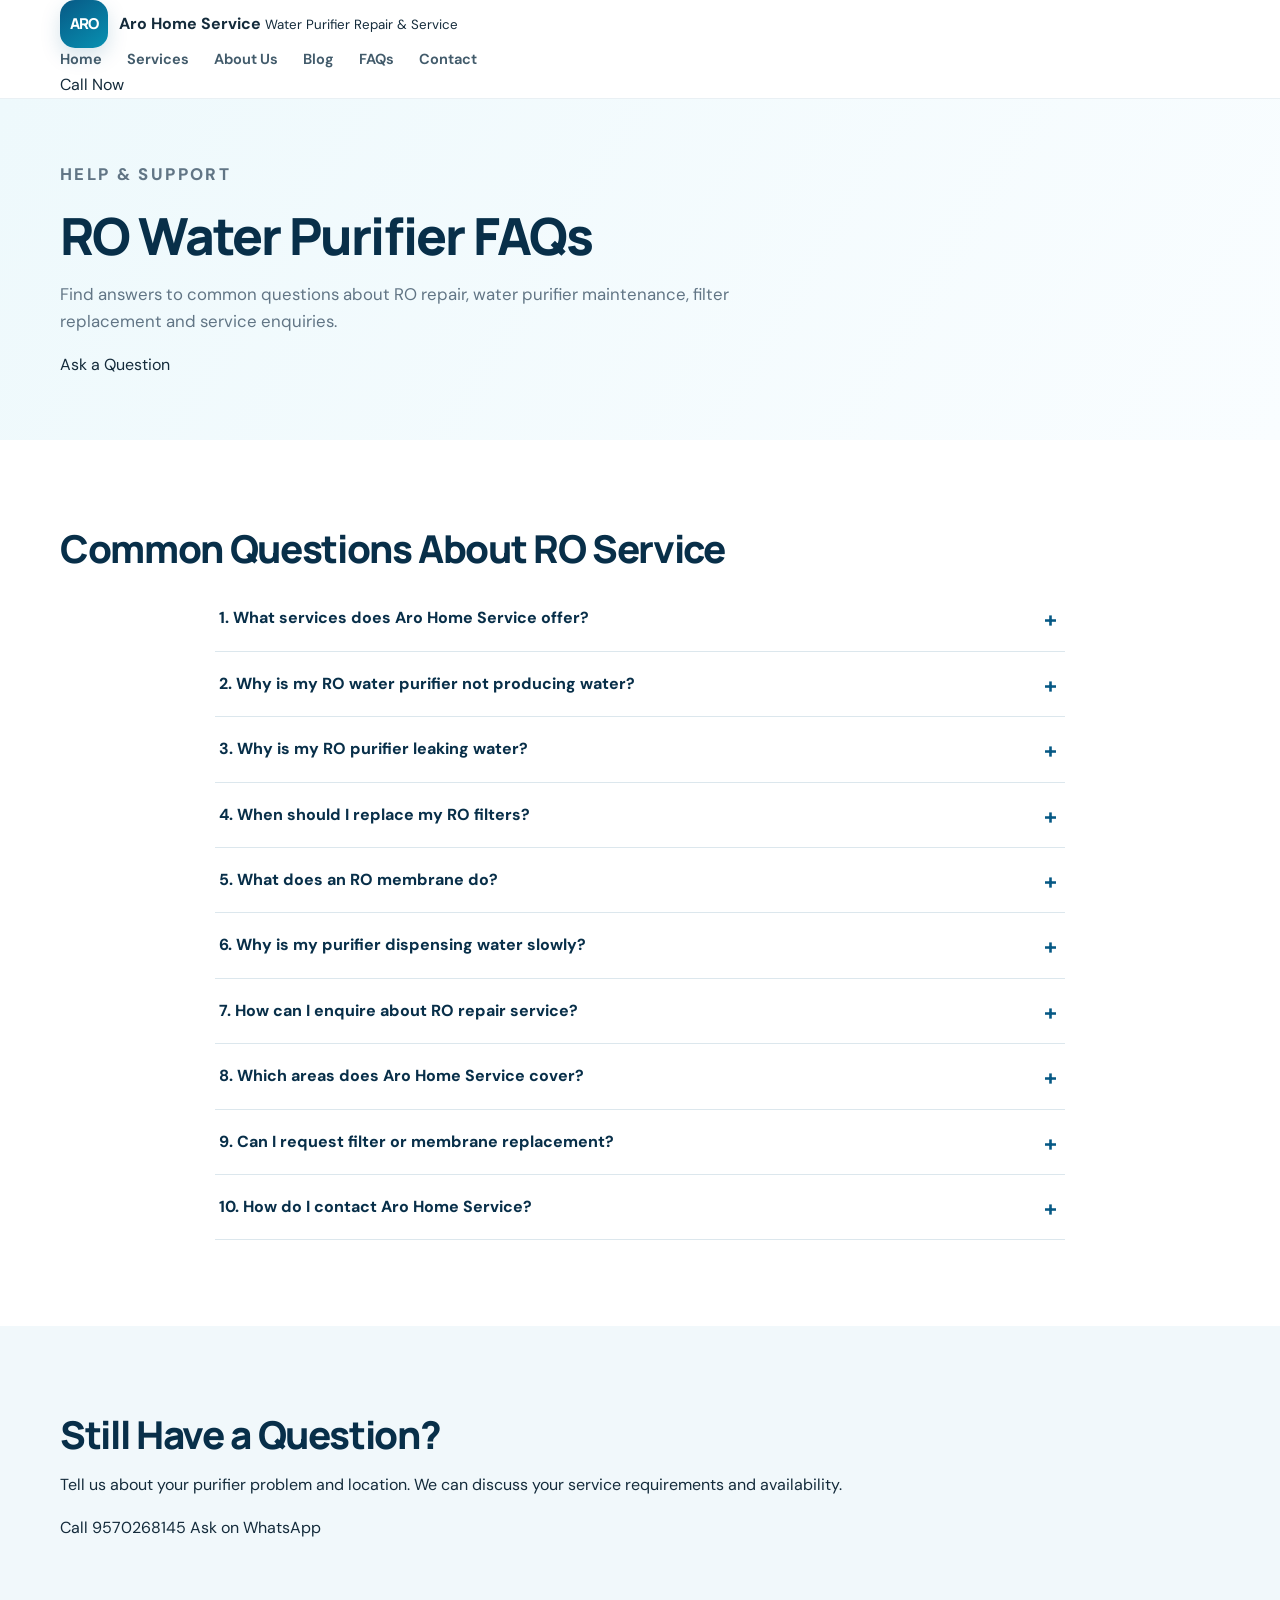
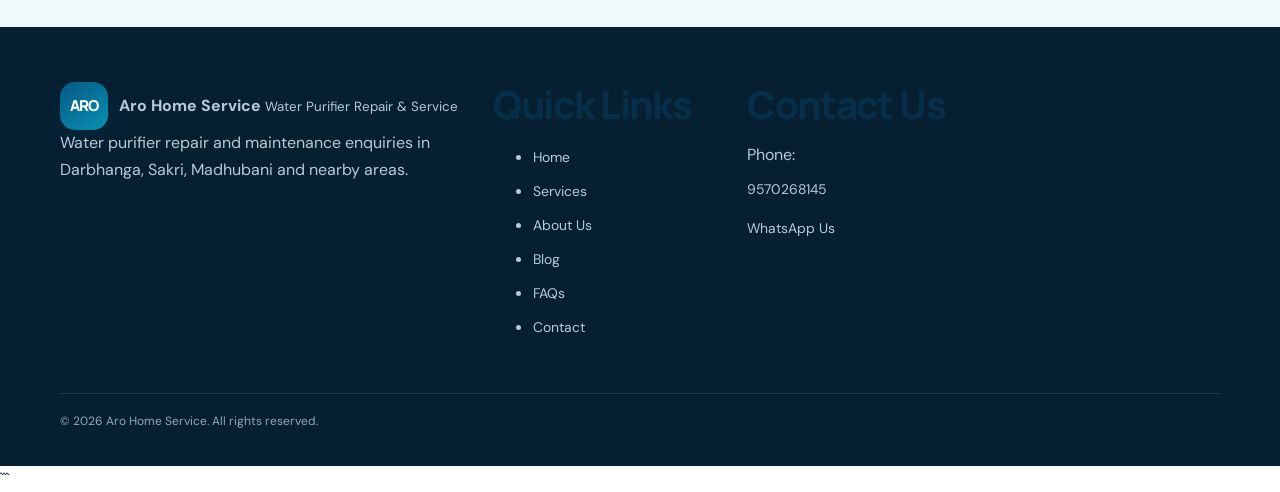
<file: faq.html>
<!DOCTYPE html>
<html lang="en">
<head>
  <meta charset="UTF-8">
  <meta name="viewport" content="width=device-width, initial-scale=1.0">
  <meta name="theme-color" content="#075985">

  <title>RO Repair FAQs | Aro Home Service Bihar</title>

  <meta
    name="description"
    content="Find answers about RO water purifier repair, servicing, filter replacement, leakage, low water flow and service availability in Darbhanga, Sakri and Madhubani."
  >

  <meta name="robots" content="index, follow">
  <link rel="canonical" href="https://arohomeservice.in/faq.html">
  <link rel="stylesheet" href="/css/style.css">

  <meta property="og:title" content="RO Repair FAQs | Aro Home Service">
  <meta
    property="og:description"
    content="Answers to common water purifier repair and maintenance questions."
  >
  <meta property="og:type" content="website">
  <meta property="og:url" content="https://arohomeservice.in/faq.html">
</head>

<body>

  <header class="site-header">
    <div class="container header-inner">

      <a class="brand" href="/" aria-label="Aro Home Service home">
        <span class="brand-mark">ARO</span>
        <span class="brand-text">
          <strong>Aro Home Service</strong>
          <small>Water Purifier Repair & Service</small>
        </span>
      </a>

      <button
        class="menu-toggle"
        type="button"
        aria-label="Toggle navigation"
        aria-expanded="false"
        aria-controls="main-navigation"
      >
        ☰
      </button>

      <nav class="main-nav" id="main-navigation" aria-label="Main navigation">
        <a href="/">Home</a>
        <a href="/services.html">Services</a>
        <a href="/about.html">About Us</a>
        <a href="/blog/">Blog</a>
        <a href="/faq.html" aria-current="page">FAQs</a>
        <a href="/contact.html">Contact</a>
      </nav>

      <a class="button button-primary header-cta" href="tel:+919570268145">
        Call Now
      </a>

    </div>
  </header>

  <main>

    <section class="page-hero">
      <div class="container">

        <p class="eyebrow">HELP & SUPPORT</p>

        <h1>RO Water Purifier FAQs</h1>

        <p>
          Find answers to common questions about RO repair,
          water purifier maintenance, filter replacement and service enquiries.
        </p>

        <a class="button button-primary" href="/contact.html">
          Ask a Question
        </a>

      </div>
    </section>

    <section class="section">
      <div class="container content-narrow">

        <h2>Common Questions About RO Service</h2>

        <div class="faq-list">

          <details class="faq-item">
            <summary>1. What services does Aro Home Service offer?</summary>
            <p>
              You can enquire about RO water purifier repair, routine servicing,
              filter and membrane replacement, installation and common problems
              such as leakage or low water flow. Service availability depends
              on your location and requirements.
            </p>
          </details>

          <details class="faq-item">
            <summary>2. Why is my RO water purifier not producing water?</summary>
            <p>
              Possible causes include low inlet water pressure, a blocked filter,
              a faulty pump, a closed valve or an electrical issue. Switch off
              the purifier if you notice leakage or an electrical fault and
              arrange a proper inspection.
            </p>
          </details>

          <details class="faq-item">
            <summary>3. Why is my RO purifier leaking water?</summary>
            <p>
              Leakage can occur because of loose connections, damaged tubing,
              worn seals or a cracked component. Turn off the water supply and
              unplug the unit if it is safe to do so, especially if water is
              near electrical parts. Contact a technician for inspection.
            </p>
          </details>

          <details class="faq-item">
            <summary>4. When should I replace my RO filters?</summary>
            <p>
              Replacement intervals depend on the filter type, water quality,
              usage and the purifier manufacturer's instructions. Ask for an
              inspection if water flow decreases or maintenance is overdue.
              Do not rely on a single replacement schedule for every purifier.
            </p>
          </details>

          <details class="faq-item">
            <summary>5. What does an RO membrane do?</summary>
            <p>
              An RO membrane separates many dissolved substances from water
              through a reverse-osmosis process. Its performance depends on
              water conditions, usage and maintenance. A technician can check
              whether the membrane needs cleaning or replacement.
            </p>
          </details>

          <details class="faq-item">
            <summary>6. Why is my purifier dispensing water slowly?</summary>
            <p>
              Slow dispensing may be caused by a clogged filter, low inlet
              pressure, an issue with the pump or an empty or pressurised
              storage tank problem. The cause should be checked before
              replacing any parts.
            </p>
          </details>

          <details class="faq-item">
            <summary>7. How can I enquire about RO repair service?</summary>
            <p>
              Call 9570268145 or use WhatsApp to describe your purifier model,
              problem and location. We can discuss your requirements and check
              service availability.
            </p>
          </details>

          <details class="faq-item">
            <summary>8. Which areas does Aro Home Service cover?</summary>
            <p>
              You can enquire about service availability in Darbhanga, Sakri,
              Madhubani, Jhanjharpur and nearby areas of Bihar. Contact us to
              confirm whether your exact location is covered.
            </p>
          </details>

          <details class="faq-item">
            <summary>9. Can I request filter or membrane replacement?</summary>
            <p>
              Yes, you can enquire about filter or membrane replacement.
              The correct part depends on your purifier model and the
              condition of the existing component.
            </p>
          </details>

          <details class="faq-item">
            <summary>10. How do I contact Aro Home Service?</summary>
            <p>
              Call us at
              <a href="tel:+919570268145">9570268145</a>
              or send an enquiry through
              <a
                href="https://wa.me/919570268145"
                target="_blank"
                rel="noopener noreferrer"
              >WhatsApp</a>.
              Please share your area and the problem you are experiencing.
            </p>
          </details>

        </div>

      </div>
    </section>

    <section class="section section-soft">
      <div class="container content-narrow">

        <h2>Still Have a Question?</h2>

        <p>
          Tell us about your purifier problem and location.
          We can discuss your service requirements and availability.
        </p>

        <div class="button-group">

          <a class="button button-primary" href="tel:+919570268145">
            Call 9570268145
          </a>

          <a
            class="button button-secondary"
            href="https://wa.me/919570268145?text=Hello%20Aro%20Home%20Service%2C%20I%20have%20a%20question%20about%20RO%20service."
            target="_blank"
            rel="noopener noreferrer"
          >
            Ask on WhatsApp
          </a>

        </div>

      </div>
    </section>

  </main>

  <footer class="site-footer">
    <div class="container footer-grid">

      <div>
        <a class="brand footer-brand" href="/">
          <span class="brand-mark">ARO</span>
          <span class="brand-text">
            <strong>Aro Home Service</strong>
            <small>Water Purifier Repair & Service</small>
          </span>
        </a>

        <p>
          Water purifier repair and maintenance enquiries in
          Darbhanga, Sakri, Madhubani and nearby areas.
        </p>
      </div>

      <div>
        <h2 class="footer-heading">Quick Links</h2>
        <ul class="footer-links">
          <li><a href="/">Home</a></li>
          <li><a href="/services.html">Services</a></li>
          <li><a href="/about.html">About Us</a></li>
          <li><a href="/blog/">Blog</a></li>
          <li><a href="/faq.html">FAQs</a></li>
          <li><a href="/contact.html">Contact</a></li>
        </ul>
      </div>

      <div>
        <h2 class="footer-heading">Contact Us</h2>
        <p>
          Phone:
          <a href="tel:+919570268145">9570268145</a>
        </p>
        <p>
          <a
            href="https://wa.me/919570268145"
            target="_blank"
            rel="noopener noreferrer"
          >
            WhatsApp Us
          </a>
        </p>
      </div>

    </div>

    <div class="container footer-bottom">
      <p>
        © <span data-year>2026</span> Aro Home Service.
        All rights reserved.
      </p>
    </div>
  </footer>

  <script src="/js/main.js" defer></script>

</body>
</html>
```
</file>
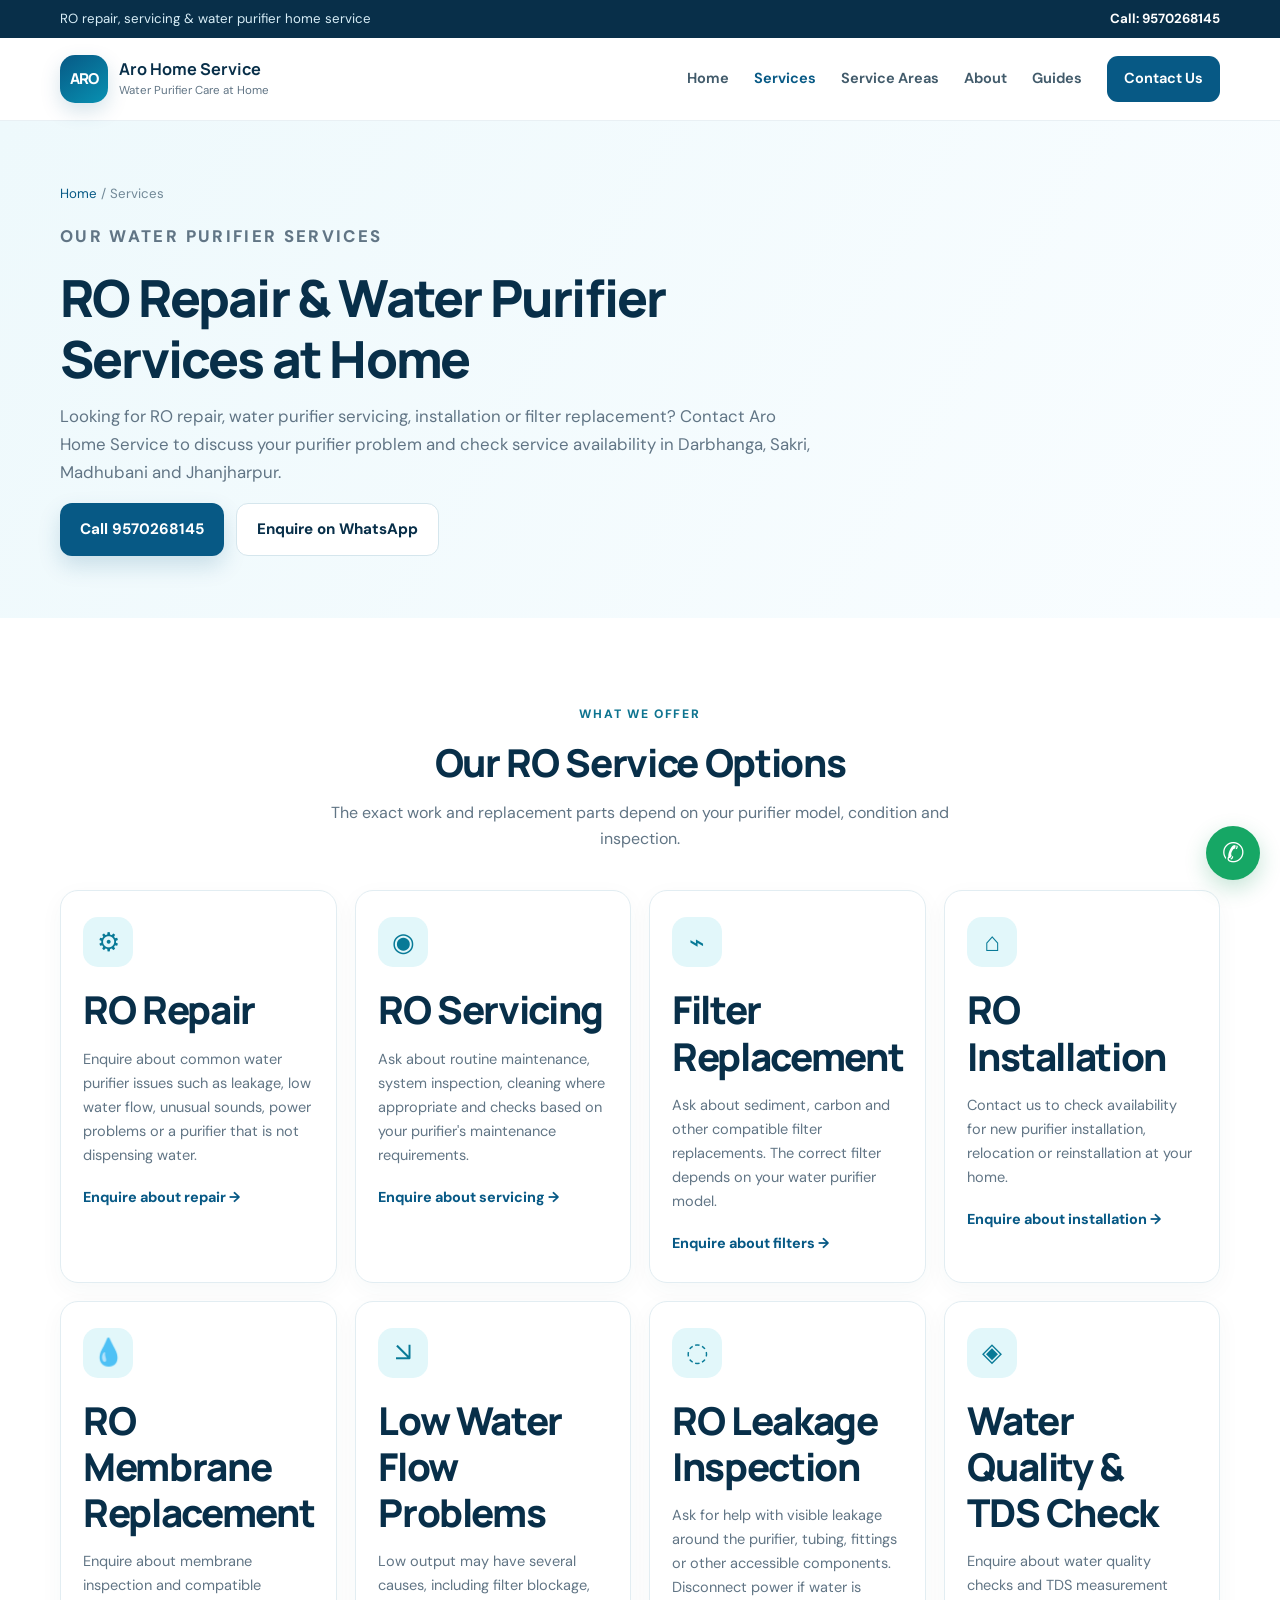
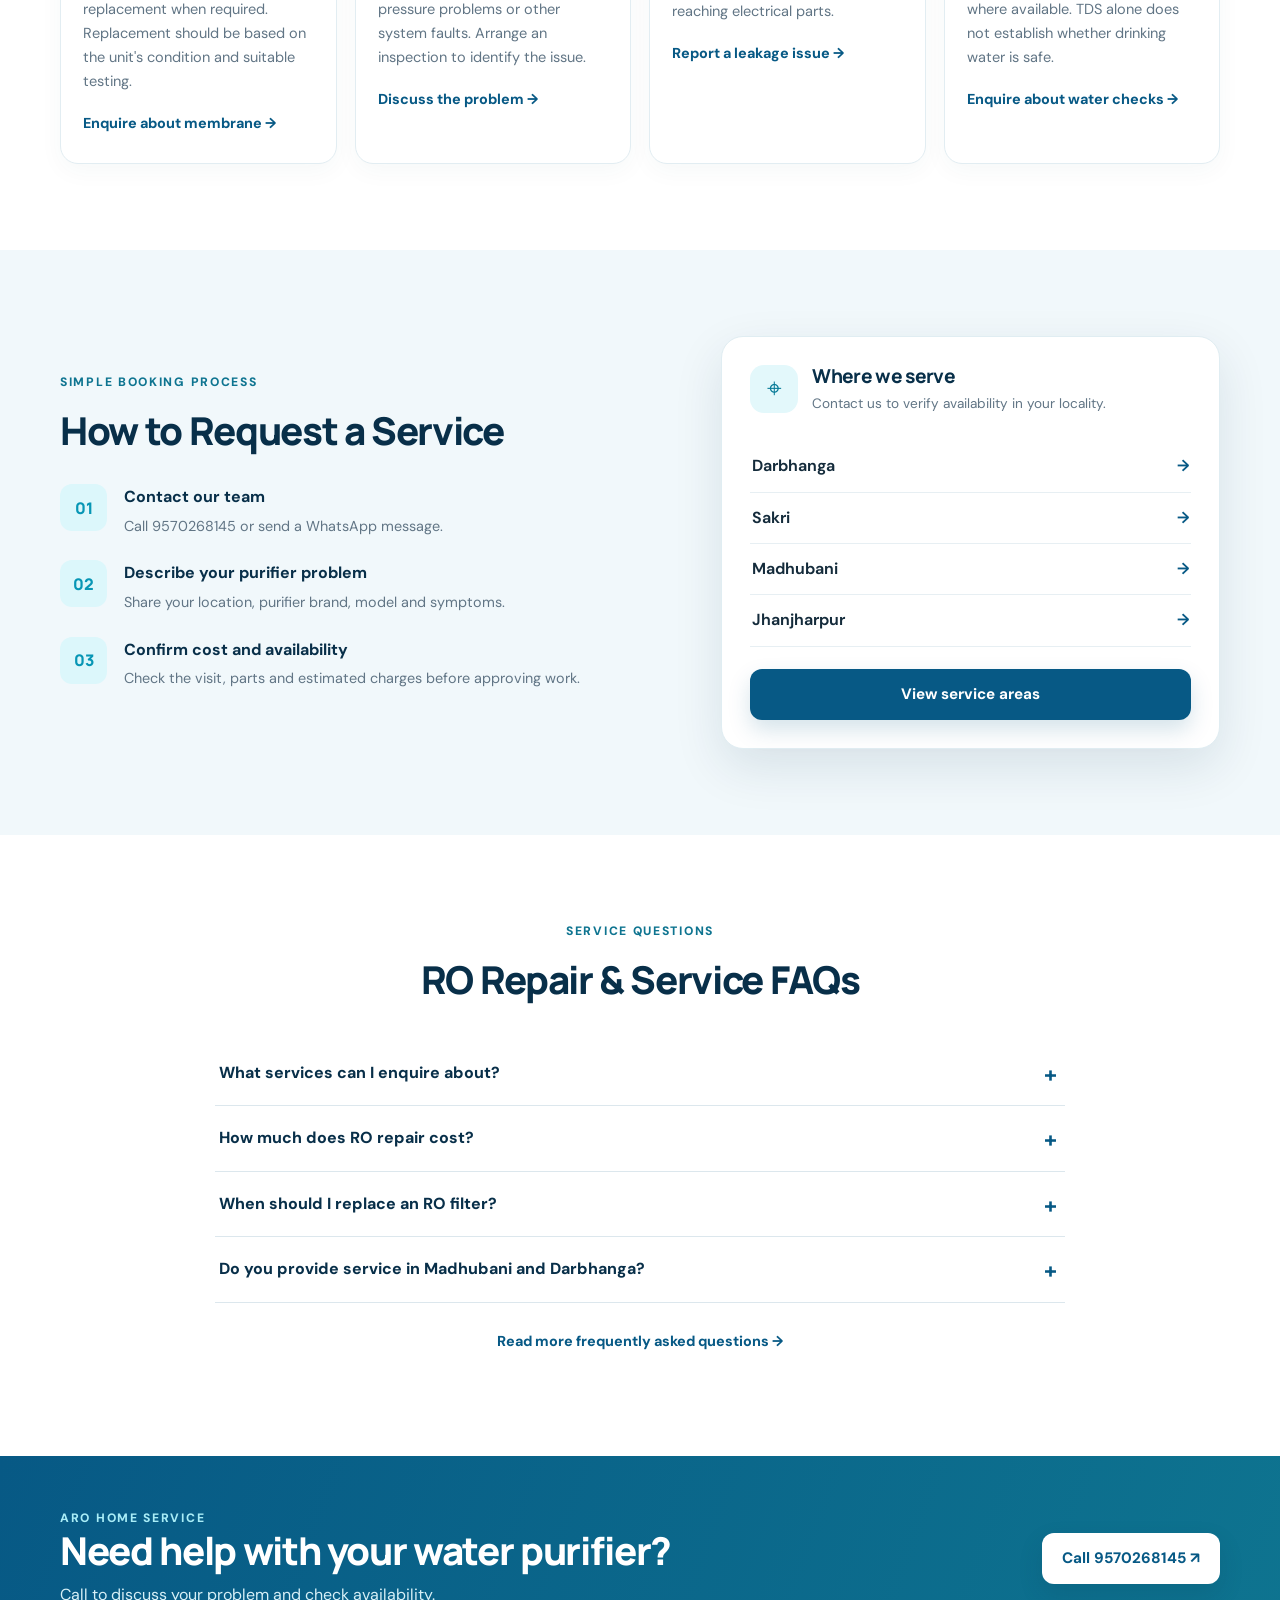
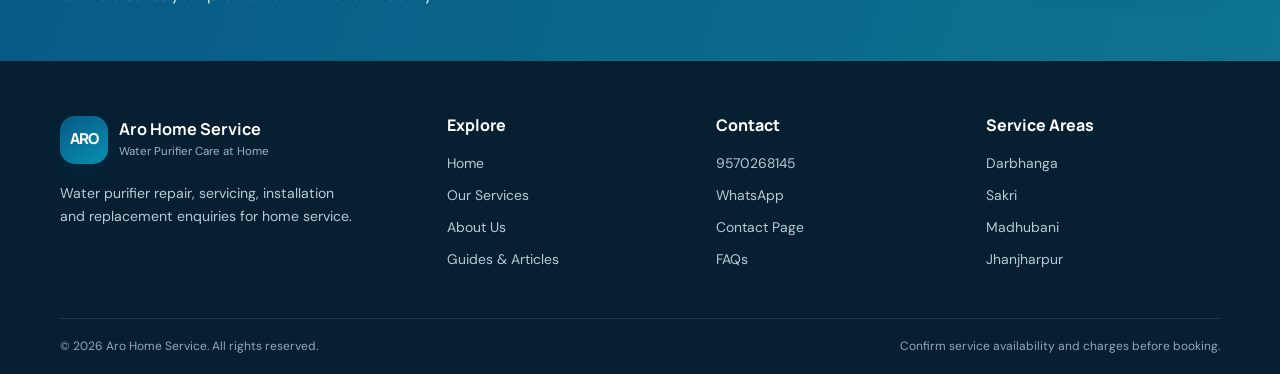
<file: services.html>
<!DOCTYPE html>
<html lang="en">
<head>
  <meta charset="UTF-8">
  <meta name="viewport" content="width=device-width, initial-scale=1">
  <meta name="theme-color" content="#075985">

  <title>RO Repair, Servicing & Installation | Aro Home Service</title>

  <meta name="description" content="Explore RO water purifier repair, servicing, installation, filter and membrane replacement services in Darbhanga, Sakri, Madhubani and Jhanjharpur. Call 9570268145.">

  <link rel="canonical" href="https://arohomeservice.in/services.html">
  <link rel="stylesheet" href="/css/style.css">
  <link rel="icon" href="/assets/images/favicon.svg" type="image/svg+xml">

  <meta property="og:title" content="RO Repair & Water Purifier Services | Aro Home Service">
  <meta property="og:description" content="Enquire about water purifier repair, maintenance, installation and filter replacement.">
  <meta property="og:url" content="https://arohomeservice.in/services.html">
  <meta property="og:type" content="website">

  <script type="application/ld+json">
  {
    "@context": "https://schema.org",
    "@type": "Service",
    "name": "RO Water Purifier Repair and Home Service",
    "serviceType": [
      "RO repair",
      "Water purifier servicing",
      "RO installation",
      "RO filter replacement",
      "RO membrane replacement"
    ],
    "provider": {
      "@type": "HomeAndConstructionBusiness",
      "name": "Aro Home Service",
      "url": "https://arohomeservice.in/",
      "telephone": "+91-9570268145"
    },
    "areaServed": [
      {"@type": "City", "name": "Darbhanga"},
      {"@type": "Place", "name": "Sakri, Bihar"},
      {"@type": "City", "name": "Madhubani"},
      {"@type": "Place", "name": "Jhanjharpur, Bihar"}
    ]
  }
  </script>
</head>

<body>
  <a class="skip-link" href="#main">Skip to content</a>

  <div class="topbar">
    <div class="container topbar-inner">
      <span>RO repair, servicing & water purifier home service</span>
      <a href="tel:+919570268145">Call: 9570268145</a>
    </div>
  </div>

  <header class="site-header">
    <div class="container nav-wrap">

      <a class="brand" href="/" aria-label="Aro Home Service home">
        <span class="brand-mark">ARO</span>
        <span class="brand-copy">
          <strong>Aro Home Service</strong>
          <small>Water Purifier Care at Home</small>
        </span>
      </a>

      <button class="menu-toggle"
        aria-expanded="false"
        aria-controls="main-nav">
        ☰ <span class="sr-only">Toggle navigation</span>
      </button>

      <nav id="main-nav" class="main-nav" aria-label="Main navigation">
        <a href="/">Home</a>
        <a class="active" href="/services.html">Services</a>
        <a href="/areas/">Service Areas</a>
        <a href="/about.html">About</a>
        <a href="/blog/">Guides</a>
        <a href="/contact.html" class="nav-cta">Contact Us</a>
      </nav>

    </div>
  </header>

  <main id="main">

    <!-- PAGE INTRODUCTION -->
    <section class="page-hero">
      <div class="container">
        <div class="breadcrumbs">
          <a href="/">Home</a> / Services
        </div>

        <p class="eyebrow">OUR WATER PURIFIER SERVICES</p>

        <h1>RO Repair & Water Purifier Services at Home</h1>

        <p>
          Looking for RO repair, water purifier servicing,
          installation or filter replacement? Contact Aro Home Service
          to discuss your purifier problem and check service availability
          in Darbhanga, Sakri, Madhubani and Jhanjharpur.
        </p>

        <div class="hero-actions">
          <a class="btn btn-primary" href="tel:+919570268145">
            Call 9570268145
          </a>

          <a class="btn btn-light"
            href="https://wa.me/919570268145?text=Hello%2C%20I%20need%20RO%20water%20purifier%20service."
            target="_blank" rel="noopener">
            Enquire on WhatsApp
          </a>
        </div>
      </div>
    </section>

    <!-- ALL SERVICES -->
    <section class="section">
      <div class="container">

        <div class="section-heading">
          <p class="eyebrow">WHAT WE OFFER</p>
          <h2>Our RO Service Options</h2>
          <p>
            The exact work and replacement parts depend on your
            purifier model, condition and inspection.
          </p>
        </div>

        <div class="cards-grid">

          <article class="service-card" id="repair">
            <div class="service-icon">⚙</div>
            <h2>RO Repair</h2>
            <p>
              Enquire about common water purifier issues such as
              leakage, low water flow, unusual sounds, power problems
              or a purifier that is not dispensing water.
            </p>
            <a class="text-link"
              href="https://wa.me/919570268145?text=Hello%2C%20I%20need%20RO%20repair."
              target="_blank" rel="noopener">
              Enquire about repair →
            </a>
          </article>

          <article class="service-card" id="servicing">
            <div class="service-icon">◉</div>
            <h2>RO Servicing</h2>
            <p>
              Ask about routine maintenance, system inspection,
              cleaning where appropriate and checks based on your
              purifier's maintenance requirements.
            </p>
            <a class="text-link"
              href="https://wa.me/919570268145?text=Hello%2C%20I%20need%20RO%20servicing."
              target="_blank" rel="noopener">
              Enquire about servicing →
            </a>
          </article>

          <article class="service-card" id="filters">
            <div class="service-icon">⌁</div>
            <h2>Filter Replacement</h2>
            <p>
              Ask about sediment, carbon and other compatible
              filter replacements. The correct filter depends
              on your water purifier model.
            </p>
            <a class="text-link"
              href="https://wa.me/919570268145?text=Hello%2C%20I%20need%20RO%20filter%20replacement."
              target="_blank" rel="noopener">
              Enquire about filters →
            </a>
          </article>

          <article class="service-card" id="installation">
            <div class="service-icon">⌂</div>
            <h2>RO Installation</h2>
            <p>
              Contact us to check availability for new purifier
              installation, relocation or reinstallation at your home.
            </p>
            <a class="text-link"
              href="https://wa.me/919570268145?text=Hello%2C%20I%20need%20RO%20installation."
              target="_blank" rel="noopener">
              Enquire about installation →
            </a>
          </article>

          <article class="service-card" id="membrane">
            <div class="service-icon">💧</div>
            <h2>RO Membrane Replacement</h2>
            <p>
              Enquire about membrane inspection and compatible
              replacement when required. Replacement should be based
              on the unit's condition and suitable testing.
            </p>
            <a class="text-link"
              href="https://wa.me/919570268145?text=Hello%2C%20I%20need%20RO%20membrane%20inspection."
              target="_blank" rel="noopener">
              Enquire about membrane →
            </a>
          </article>

          <article class="service-card" id="low-flow">
            <div class="service-icon">↘</div>
            <h2>Low Water Flow Problems</h2>
            <p>
              Low output may have several causes, including filter
              blockage, pressure problems or other system faults.
              Arrange an inspection to identify the issue.
            </p>
            <a class="text-link"
              href="https://wa.me/919570268145?text=Hello%2C%20my%20RO%20has%20low%20water%20flow."
              target="_blank" rel="noopener">
              Discuss the problem →
            </a>
          </article>

          <article class="service-card" id="leakage">
            <div class="service-icon">◌</div>
            <h2>RO Leakage Inspection</h2>
            <p>
              Ask for help with visible leakage around the purifier,
              tubing, fittings or other accessible components.
              Disconnect power if water is reaching electrical parts.
            </p>
            <a class="text-link"
              href="https://wa.me/919570268145?text=Hello%2C%20my%20water%20purifier%20has%20a%20leak."
              target="_blank" rel="noopener">
              Report a leakage issue →
            </a>
          </article>

          <article class="service-card" id="tds">
            <div class="service-icon">◈</div>
            <h2>Water Quality & TDS Check</h2>
            <p>
              Enquire about water quality checks and TDS measurement
              where available. TDS alone does not establish whether
              drinking water is safe.
            </p>
            <a class="text-link"
              href="https://wa.me/919570268145?text=Hello%2C%20I%20want%20to%20enquire%20about%20water%20quality%20and%20TDS%20checking."
              target="_blank" rel="noopener">
              Enquire about water checks →
            </a>
          </article>

        </div>
      </div>
    </section>

    <!-- SERVICE PROCESS -->
    <section class="section section-soft">
      <div class="container two-col">

        <div>
          <p class="eyebrow">SIMPLE BOOKING PROCESS</p>
          <h2>How to Request a Service</h2>

          <ol class="steps">
            <li>
              <span>01</span>
              <div>
                <strong>Contact our team</strong>
                <p>Call 9570268145 or send a WhatsApp message.</p>
              </div>
            </li>
            <li>
              <span>02</span>
              <div>
                <strong>Describe your purifier problem</strong>
                <p>
                  Share your location, purifier brand, model
                  and symptoms.
                </p>
              </div>
            </li>
            <li>
              <span>03</span>
              <div>
                <strong>Confirm cost and availability</strong>
                <p>
                  Check the visit, parts and estimated charges
                  before approving work.
                </p>
              </div>
            </li>
          </ol>
        </div>

        <div class="info-panel">
          <div class="info-panel-top">
            <span class="panel-icon">⌖</span>
            <div>
              <h3>Where we serve</h3>
              <p>Contact us to verify availability in your locality.</p>
            </div>
          </div>

          <ul class="area-list">
            <li>
              <a href="/areas/darbhanga.html">
                Darbhanga <span>→</span>
              </a>
            </li>
            <li>
              <a href="/areas/sakri.html">
                Sakri <span>→</span>
              </a>
            </li>
            <li>
              <a href="/areas/madhubani.html">
                Madhubani <span>→</span>
              </a>
            </li>
            <li>
              <a href="/areas/jhanjharpur.html">
                Jhanjharpur <span>→</span>
              </a>
            </li>
          </ul>

          <a class="btn btn-primary btn-full" href="/areas/">
            View service areas
          </a>
        </div>

      </div>
    </section>

    <!-- FAQ -->
    <section class="section">
      <div class="container">

        <div class="section-heading">
          <p class="eyebrow">SERVICE QUESTIONS</p>
          <h2>RO Repair & Service FAQs</h2>
        </div>

        <div class="faq-list">

          <details>
            <summary>What services can I enquire about?</summary>
            <p>
              You can enquire about RO repair, servicing,
              installation, filter replacement, membrane replacement
              and common purifier problems. Confirm availability
              before arranging a visit.
            </p>
          </details>

          <details>
            <summary>How much does RO repair cost?</summary>
            <p>
              Costs depend on the problem, purifier model,
              replacement parts and visit charges. Contact us
              for an estimate before authorising work.
            </p>
          </details>

          <details>
            <summary>When should I replace an RO filter?</summary>
            <p>
              Replacement timing varies by filter type, water
              quality, usage and manufacturer recommendations.
              Have the purifier checked if water flow or quality
              changes unexpectedly.
            </p>
          </details>

          <details>
            <summary>Do you provide service in Madhubani and Darbhanga?</summary>
            <p>
              Darbhanga, Madhubani, Sakri and Jhanjharpur are
              our listed service areas. Contact us to confirm
              coverage for your specific address.
            </p>
          </details>

        </div>

        <p class="center-link">
          <a class="text-link" href="/faq.html">
            Read more frequently asked questions →
          </a>
        </p>

      </div>
    </section>

    <!-- CONTACT CTA -->
    <section class="cta-band">
      <div class="container cta-content">
        <div>
          <p class="eyebrow">ARO HOME SERVICE</p>
          <h2>Need help with your water purifier?</h2>
          <p>Call to discuss your problem and check availability.</p>
        </div>

        <a class="btn btn-white" href="tel:+919570268145">
          Call 9570268145 ↗
        </a>
      </div>
    </section>

  </main>

  <footer class="site-footer">
    <div class="container footer-grid">

      <div class="footer-about">
        <a class="brand brand-footer" href="/">
          <span class="brand-mark">ARO</span>
          <span class="brand-copy">
            <strong>Aro Home Service</strong>
            <small>Water Purifier Care at Home</small>
          </span>
        </a>

        <p>
          Water purifier repair, servicing, installation and
          replacement enquiries for home service.
        </p>
      </div>

      <div>
        <h3>Explore</h3>
        <a href="/">Home</a>
        <a href="/services.html">Our Services</a>
        <a href="/about.html">About Us</a>
        <a href="/blog/">Guides & Articles</a>
      </div>

      <div>
        <h3>Contact</h3>
        <a href="tel:+919570268145">9570268145</a>
        <a href="https://wa.me/919570268145"
          target="_blank" rel="noopener">WhatsApp</a>
        <a href="/contact.html">Contact Page</a>
        <a href="/faq.html">FAQs</a>
      </div>

      <div>
        <h3>Service Areas</h3>
        <a href="/areas/darbhanga.html">Darbhanga</a>
        <a href="/areas/sakri.html">Sakri</a>
        <a href="/areas/madhubani.html">Madhubani</a>
        <a href="/areas/jhanjharpur.html">Jhanjharpur</a>
      </div>

    </div>

    <div class="container footer-bottom">
      <span>
        © <span data-year>2026</span> Aro Home Service.
        All rights reserved.
      </span>
      <span>Confirm service availability and charges before booking.</span>
    </div>
  </footer>

  <a class="floating-whatsapp"
    href="https://wa.me/919570268145?text=Hello%20Aro%20Home%20Service"
    target="_blank"
    rel="noopener"
    aria-label="Contact Aro Home Service on WhatsApp">✆</a>

  <script src="/js/main.js" defer></script>
</body>
</html>
</file>
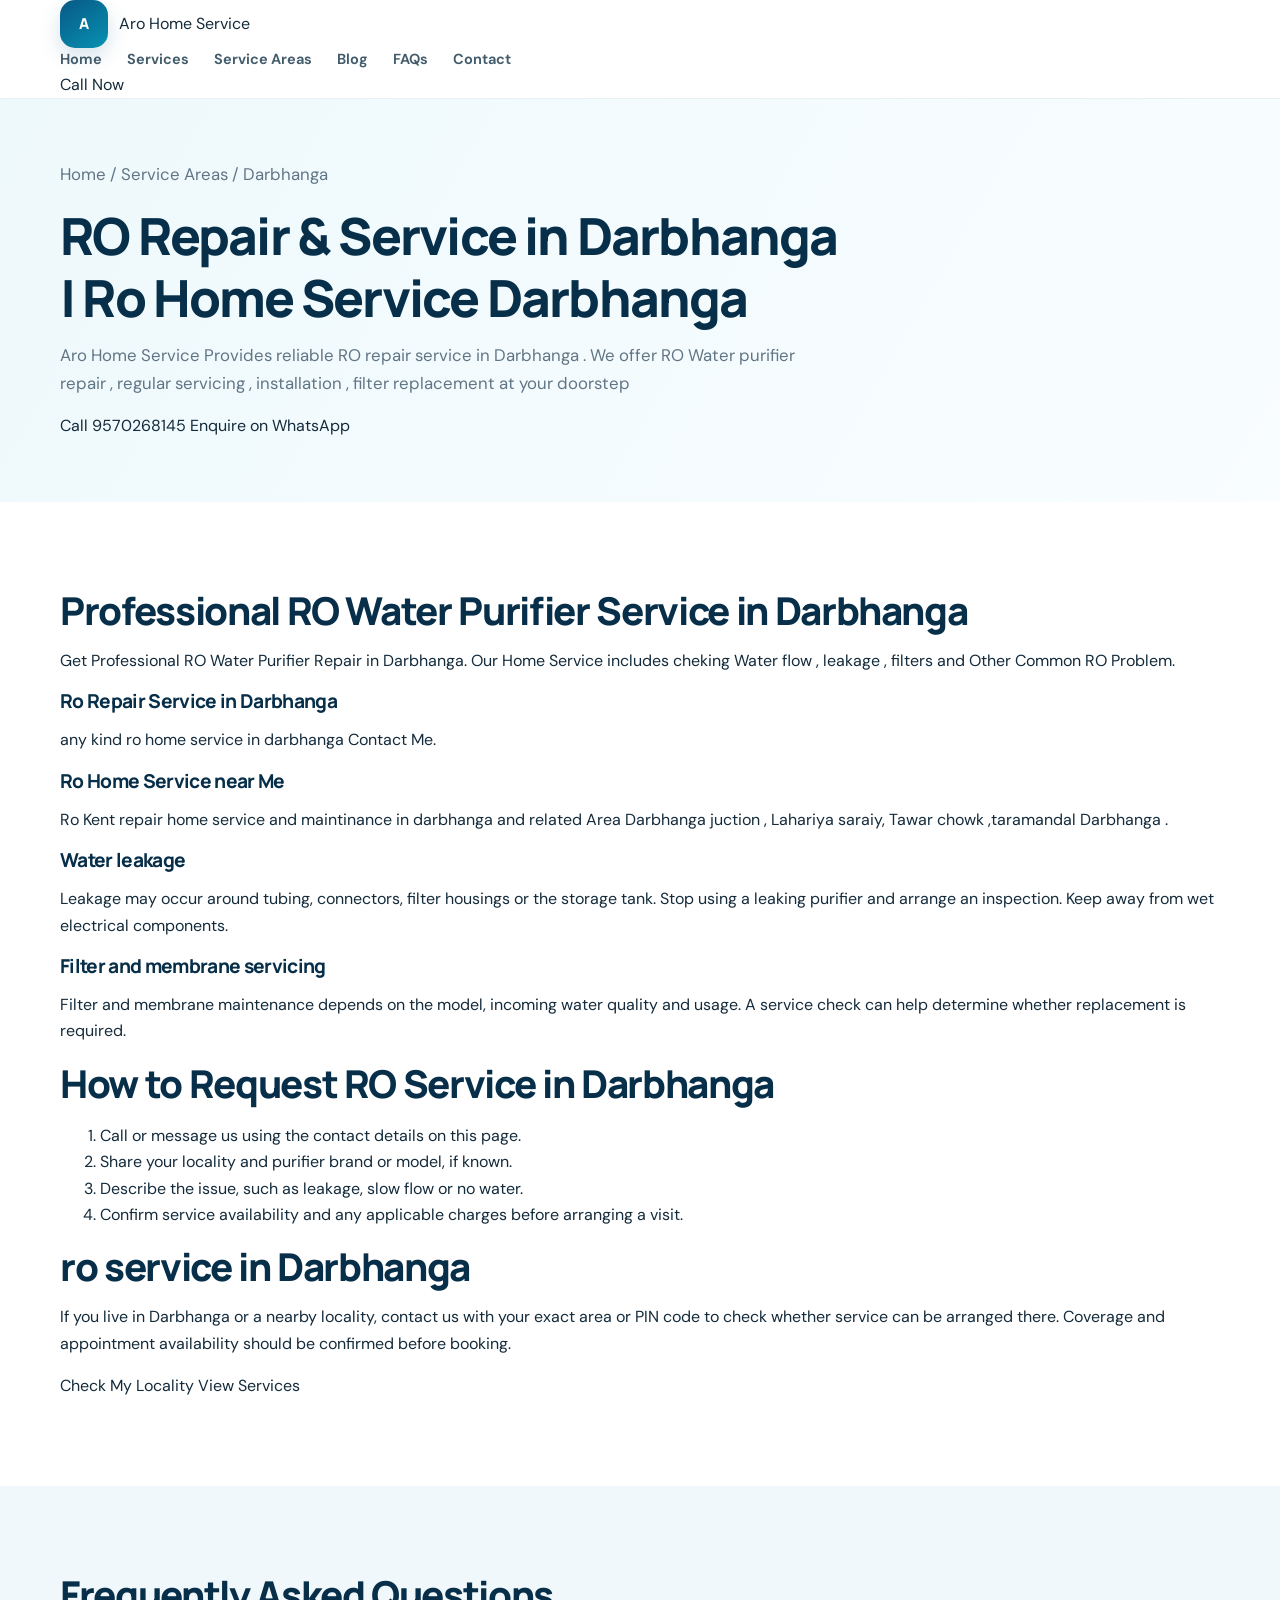
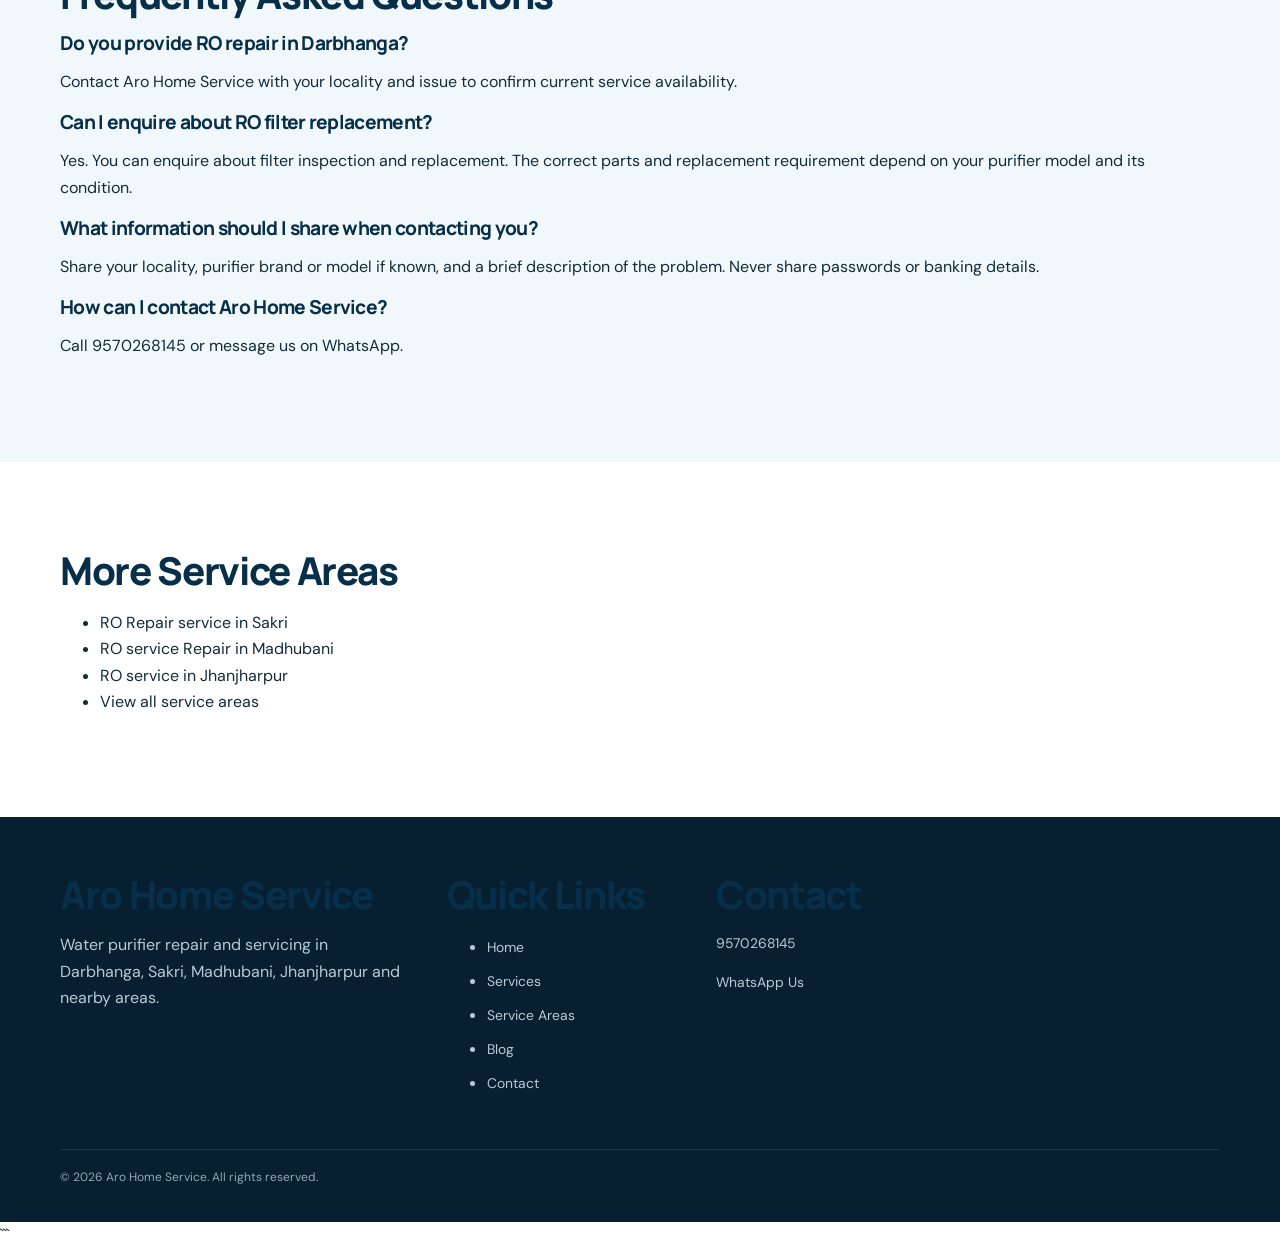
<file: areas/darbhanga.html>
<!DOCTYPE html>
<html lang="en">
<head>
  <meta charset="UTF-8">
  <meta name="viewport" content="width=device-width, initial-scale=1.0">
  <meta name="theme-color" content="#075985">

  <title>RO Repair Service in Darbhanga | ARO Home Service</title>
  <meta name="description" content="Need RO water purifier repair in Darbhanga, Bihar? Contact Aro Home Service for repair and servicing enquiries, filter inspection, leakage and low water flow problems.">
  <meta name="robots" content="index, follow">
  <link rel="canonical" href="https://arohomeservice.in/areas/darbhanga.html">

  <meta property="og:type" content="website">
  <meta property="og:title" content="RO Repair in Darbhanga | ro Home Service near me.">
  <meta property="og:description" content="Looking for RO Repair in Darbhanga? Get reliableRO water purifier repair,Servicing and installation at your doorstep.">
  <meta property="og:url" content="https://arohomeservice.in/areas/darbhanga.html">
  <meta property="og:site_name" content="ro in Darbhanga  |  Aro Home Service">

  <link rel="icon" href="/assets/images/favicon.svg" type="image/svg+xml">
  <link rel="stylesheet" href="/css/style.css">
  <script src="/js/main.js" defer></script>

  <script type="application/ld+json">
  {
    "@context": "https://schema.org",
    "@type": "WebPage",
    "name": "RO Repair and Service Enquiries in Darbhanga",
    "description": "Information about RO water purifier repair and servicing enquiries in Darbhanga, Bihar.",
    "url": "https://arohomeservice.in/areas/darbhanga.html",
    "isPartOf": {
      "@type": "WebSite",
      "name": "Aro Home Service",
      "url": "https://arohomeservice.in/"
    }
  }
  </script>
</head>

<body>
  <header class="site-header">
    <div class="container header-inner">
      <a class="brand" href="/" aria-label="Aro Home Service homepage">
        <span class="brand-mark">A</span>
        <span class="brand-text">Aro Home Service</span>
      </a>

      <button class="menu-toggle" type="button"
        aria-label="Toggle navigation" aria-expanded="false">
        ☰ <span class="sr-only">Toggle navigation</span>
      </button>

      <nav class="main-nav" aria-label="Main navigation">
        <a href="/">Home</a>
        <a href="/services.html">Services</a>
        <a href="/areas/">Service Areas</a>
        <a href="/blog/">Blog</a>
        <a href="/faq.html">FAQs</a>
        <a href="/contact.html">Contact</a>
      </nav>

      <a class="button button-primary header-cta"
        href="tel:+919570268145">Call Now</a>
    </div>
  </header>

  <main>
    <section class="page-hero">
      <div class="container content-narrow">
        <p>
          <a href="/">Home</a> /
          <a href="/areas/">Service Areas</a> /
          Darbhanga
        </p>

        <h1>RO Repair & Service in Darbhanga | Ro Home Service Darbhanga</h1>

        <p>
          Aro Home Service Provides reliable RO repair service in Darbhanga . We offer RO Water purifier repair , regular servicing , installation , filter replacement at your doorstep
        </p>

        <div class="button-group">
          <a class="button button-primary"
            href="tel:+919570268145">Call 9570268145</a>

          <a class="button button-secondary"
            href="https://wa.me/919570268145?text=Hello%20Aro%20Home%20Service%2C%20I%20need%20RO%20repair%20or%20servicing%20in%20Darbhanga."
            target="_blank" rel="noopener noreferrer">
            Enquire on WhatsApp
          </a>
        </div>
      </div>
    </section>

    <section class="section">
      <div class="container content-narrow">
        <h2>Professional RO Water Purifier Service in Darbhanga</h2>

        <p>Get Professional RO Water Purifier Repair in Darbhanga. Our Home Service includes cheking Water flow , leakage , filters and Other Common RO Problem.</p>

        <h3> Ro Repair Service in Darbhanga</h3>
        <p>
          any kind ro home service in darbhanga Contact Me. 
        </p>

        <h3>Ro Home Service near Me</h3>
        <p>
          Ro Kent  repair home service and maintinance  in darbhanga  and related Area  Darbhanga juction , Lahariya saraiy, Tawar chowk ,taramandal Darbhanga .
        </p>

        <h3>Water leakage</h3>
        <p>
          Leakage may occur around tubing, connectors, filter housings
          or the storage tank. Stop using a leaking purifier and arrange
          an inspection. Keep away from wet electrical components.
        </p>

        <h3>Filter and membrane servicing</h3>
        <p>
          Filter and membrane maintenance depends on the model, incoming
          water quality and usage. A service check can help determine
          whether replacement is required.
        </p>

        <h2>How to Request RO Service in Darbhanga</h2>

        <ol>
          <li>Call or message us using the contact details on this page.</li>
          <li>Share your locality and purifier brand or model, if known.</li>
          <li>Describe the issue, such as leakage, slow flow or no water.</li>
          <li>Confirm service availability and any applicable charges before arranging a visit.</li>
        </ol>

        <h2>ro service in Darbhanga</h2>
        <p>
          If you live in Darbhanga or a nearby locality, contact us with
          your exact area or PIN code to check whether service can be
          arranged there. Coverage and appointment availability should
          be confirmed before booking.
        </p>

        <div class="button-group">
          <a class="button button-primary"
            href="https://wa.me/919570268145?text=Hello%20Aro%20Home%20Service%2C%20I%20am%20located%20in%20Darbhanga.%20My%20locality%20or%20PIN%20code%20is%20____.%20Please%20confirm%20service%20availability."
            target="_blank" rel="noopener noreferrer">
            Check My Locality
          </a>

          <a class="button button-secondary"
            href="/services.html">View Services</a>
        </div>
      </div>
    </section>

    <section class="section section-soft">
      <div class="container content-narrow">
        <h2>Frequently Asked Questions</h2>

        <h3>Do you provide RO repair in Darbhanga?</h3>
        <p>
          Contact Aro Home Service with your locality and issue to confirm
          current service availability.
        </p>

        <h3>Can I enquire about RO filter replacement?</h3>
        <p>
          Yes. You can enquire about filter inspection and replacement.
          The correct parts and replacement requirement depend on your
          purifier model and its condition.
        </p>

        <h3>What information should I share when contacting you?</h3>
        <p>
          Share your locality, purifier brand or model if known, and a
          brief description of the problem. Never share passwords or
          banking details.
        </p>

        <h3>How can I contact Aro Home Service?</h3>
        <p>
          Call <a href="tel:+919570268145">9570268145</a> or message us
          on <a href="https://wa.me/919570268145"
          target="_blank" rel="noopener noreferrer">WhatsApp</a>.
        </p>
      </div>
    </section>

    <section class="section">
      <div class="container content-narrow">
        <h2>More Service Areas</h2>
        <ul>
          <li><a href="/areas/sakri.html">RO Repair service  in Sakri</a></li>
          <li><a href="/areas/madhubani.html">RO service Repair in Madhubani</a></li>
          <li><a href="/areas/jhanjharpur.html">RO service in Jhanjharpur</a></li>
          <li><a href="/areas/">View all service areas</a></li>
        </ul>
      </div>
    </section>
  </main>

  <footer class="site-footer">
    <div class="container footer-grid">
      <div>
        <h2 class="footer-heading">Aro Home Service</h2>
        <p>
          Water purifier repair and servicing in Darbhanga,
          Sakri, Madhubani, Jhanjharpur and nearby areas.
        </p>
      </div>

      <div>
        <h2 class="footer-heading">Quick Links</h2>
        <ul class="footer-links">
          <li><a href="/">Home</a></li>
          <li><a href="/services.html">Services</a></li>
          <li><a href="/areas/">Service Areas</a></li>
          <li><a href="/blog/">Blog</a></li>
          <li><a href="/contact.html">Contact</a></li>
        </ul>
      </div>

      <div>
        <h2 class="footer-heading">Contact</h2>
        <p><a href="tel:+919570268145">9570268145</a></p>
        <p>
          <a href="https://wa.me/919570268145"
            target="_blank" rel="noopener noreferrer">WhatsApp Us</a>
        </p>
      </div>
    </div>

    <div class="container footer-bottom">
      <p>© <span data-year></span> Aro Home Service. All rights reserved.</p>
    </div>
  </footer>
</body>
</html>
```
</file>
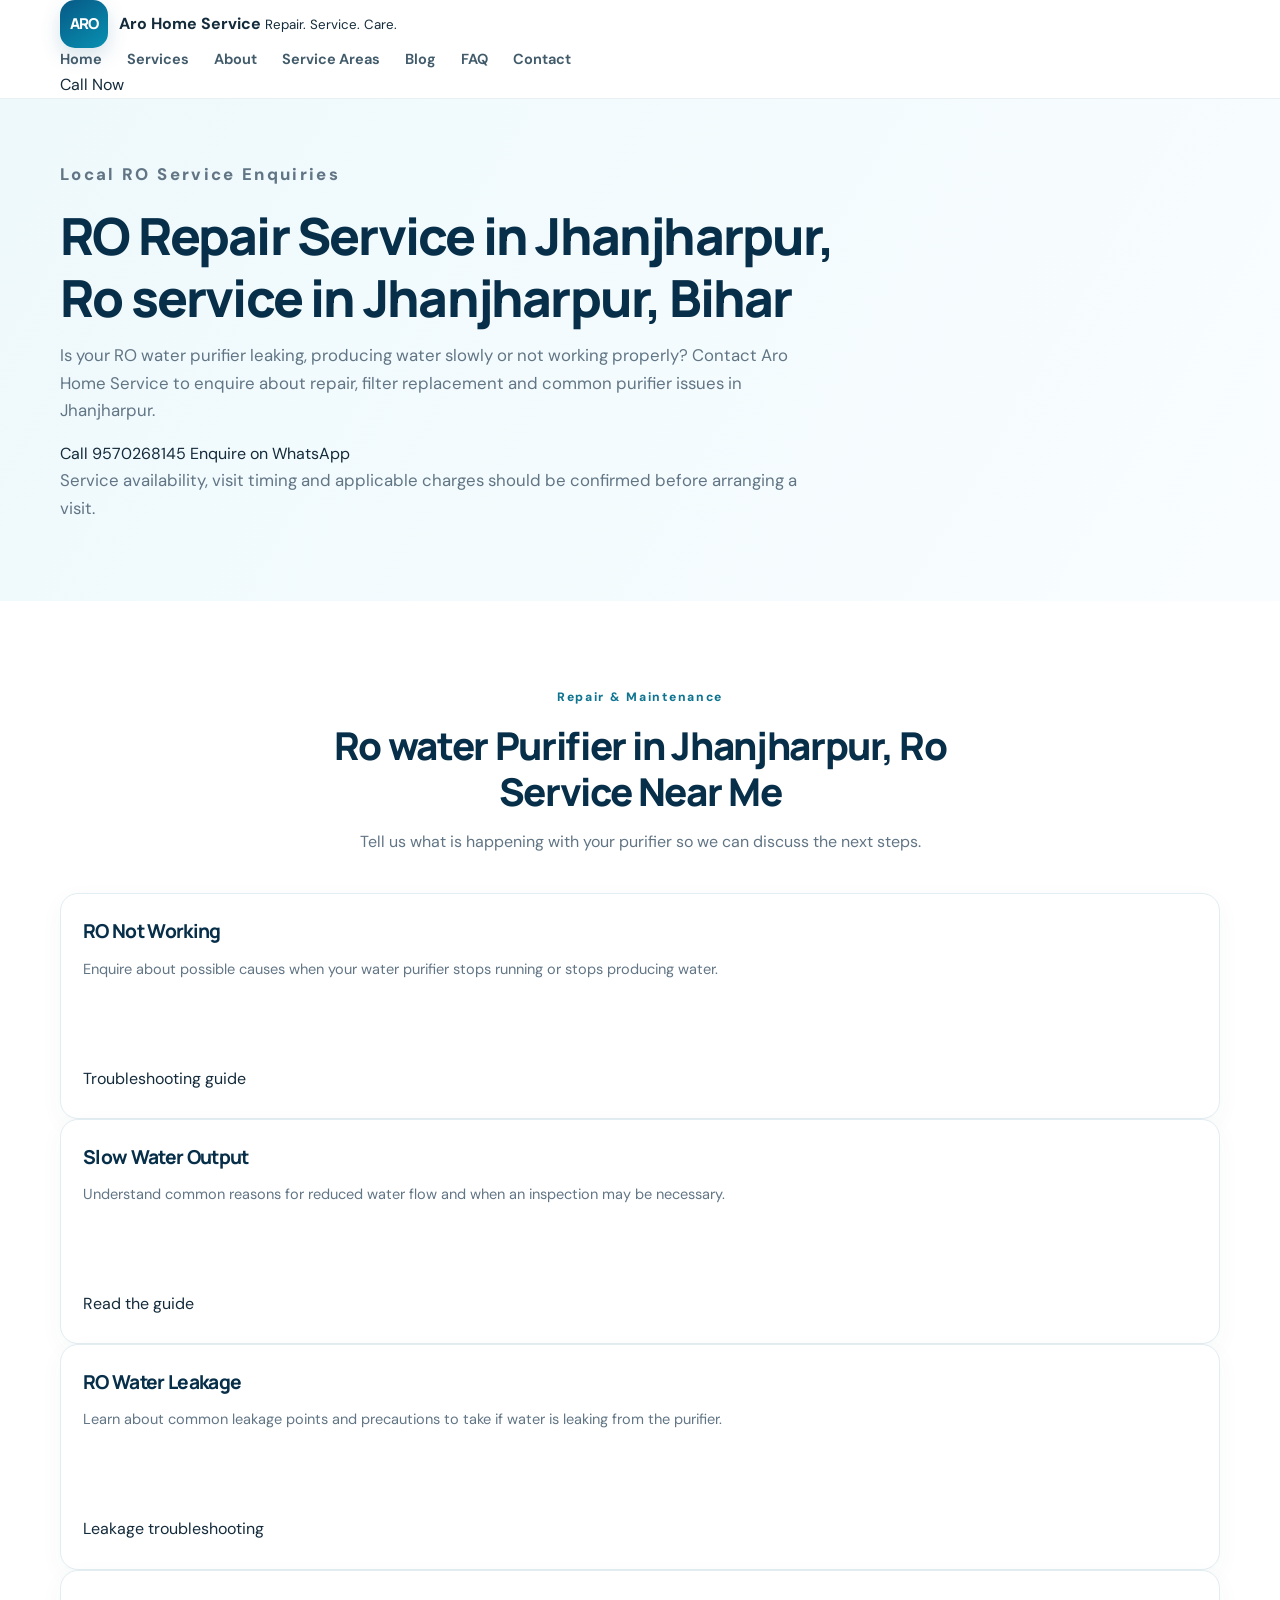
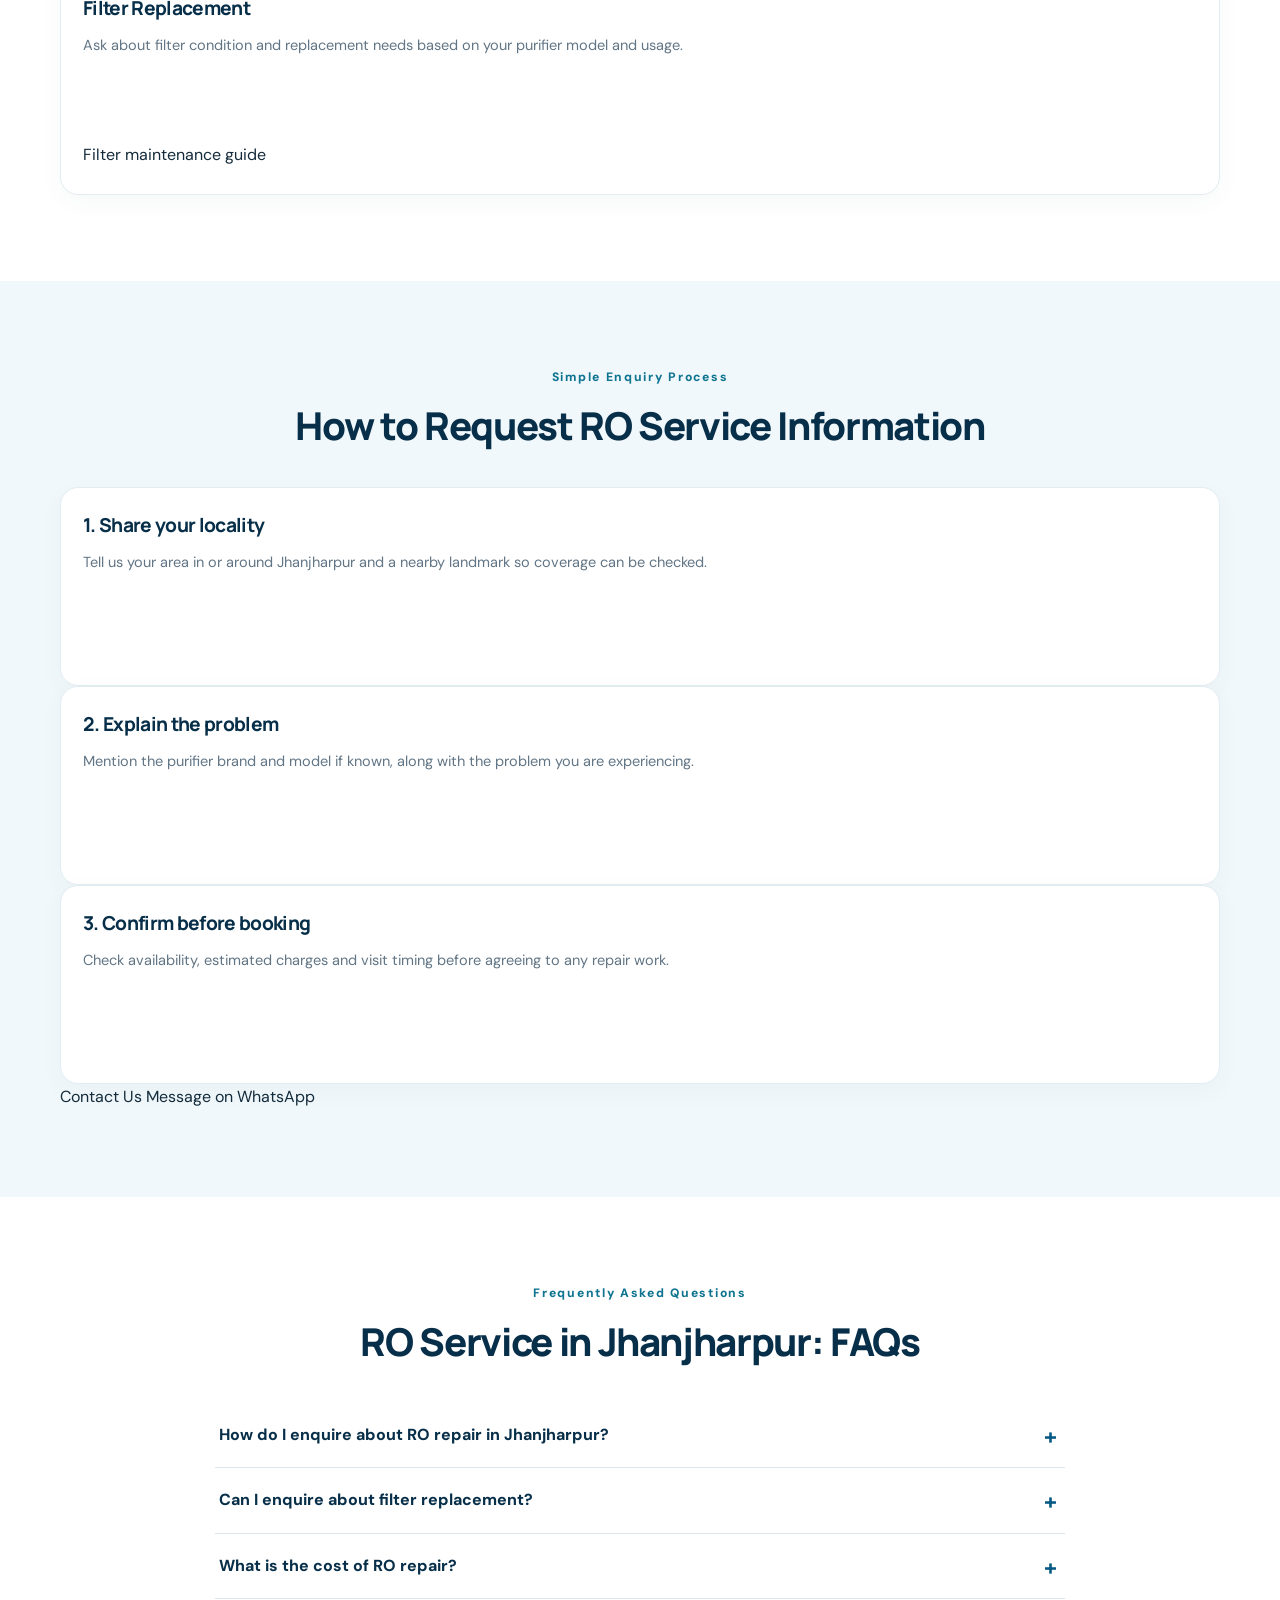
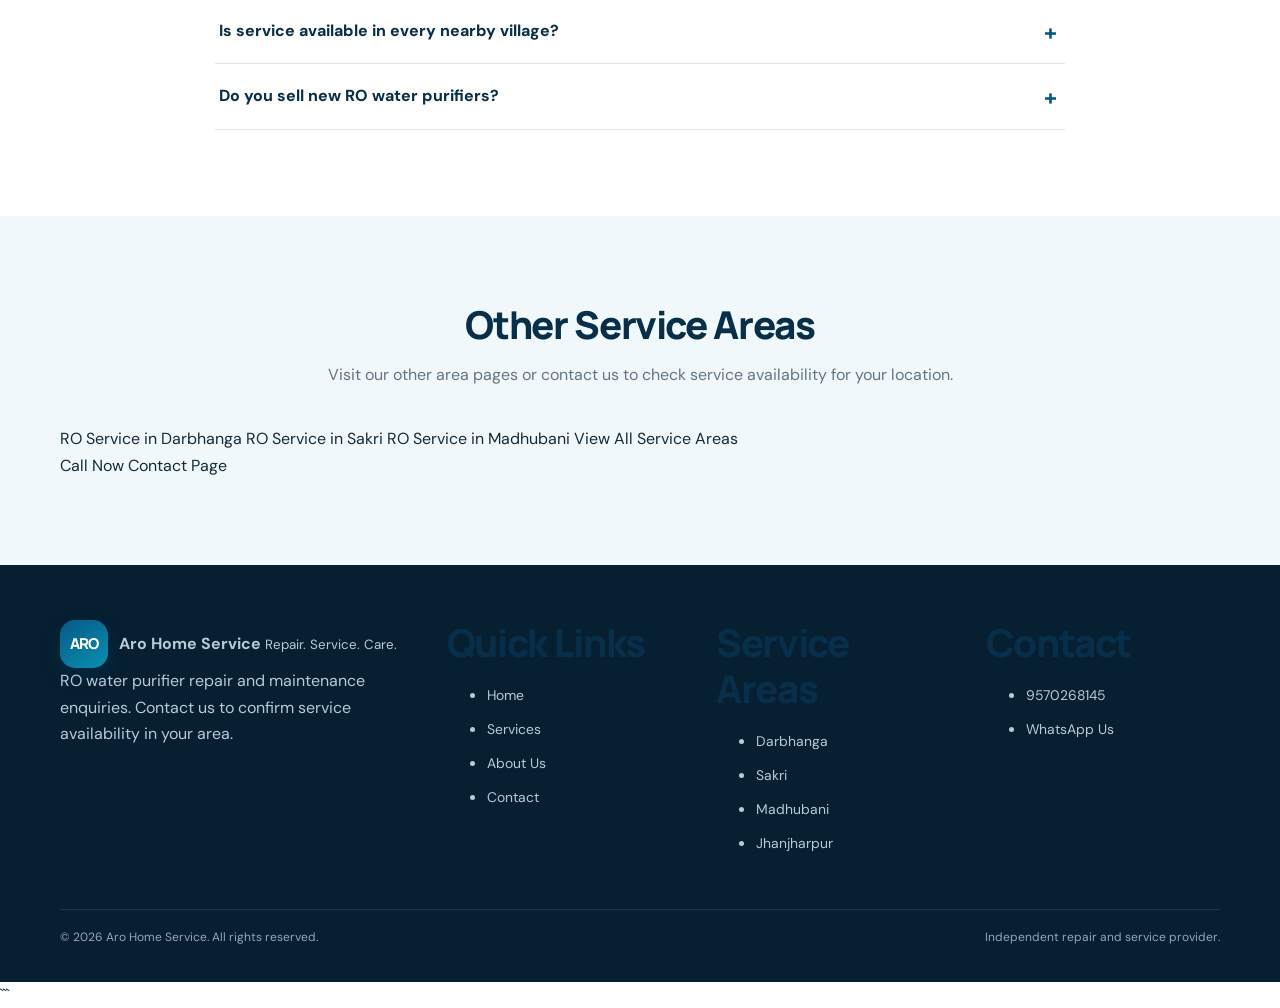
<file: areas/jhanjharpur.html>
<!DOCTYPE html>
<html lang="en">
<head>
  <meta charset="UTF-8">
  <meta name="viewport" content="width=device-width, initial-scale=1.0">
  <meta name="theme-color" content="#075985">

  <title>RO Repair in Jhanjharpur | Aro Home Service</title>
  <meta name="description" content="Need RO water purifier repair in Jhanjharpur, Bihar? Contact Aro Home Service to enquire about RO repair, filter replacement, leakage and low water flow.">
  <meta name="robots" content="index, follow">
  <link rel="canonical" href="https://arohomeservice.in/areas/jhanjharpur.html">
  <link rel="icon" type="image/svg+xml" href="../assets/images/favicon.svg">

  <meta property="og:type" content="website">
  <meta property="og:title" content="RO Repair in Jhanjharpur | ro Home Service near me">
  <meta property="og:description" content="Enquire about RO purifier repair and maintenance in Jhanjharpur, Bihar.">
  <meta property="og:url" content="https://arohomeservice.in/areas/jhanjharpur.html">
  <meta property="og:site_name" content="ro in Jhanjharpur  |  ro Home Service">

  <script type="application/ld+json">
  {
    "@context": "https://schema.org",
    "@type": "WebPage",
    "name": "RO Repair and Service in Jhanjharpur",
    "description": "Information about enquiring for RO water purifier repair and maintenance in Jhanjharpur, Bihar.",
    "url": "https://arohomeservice.in/areas/jhanjharpur.html",
    "isPartOf": {
      "@type": "WebSite",
      "name": "Aro Home Service",
      "url": "https://arohomeservice.in/"
    },
    "about": {
      "@type": "Service",
      "name": "RO Water Purifier Repair and Maintenance",
      "areaServed": {
        "@type": "City",
        "name": "Jhanjharpur",
        "containedInPlace": {
          "@type": "State",
          "name": "Bihar"
        }
      },
      "provider": {
        "@type": "LocalBusiness",
        "name": "Aro Home Service",
        "url": "https://arohomeservice.in/",
        "telephone": "+91-9570268145"
      }
    }
  }
  </script>

  <link rel="stylesheet" href="../css/style.css">
  <script src="../js/main.js" defer></script>
</head>

<body>
  <a class="skip-link" href="#main-content">Skip to main content</a>

  <header class="site-header">
    <div class="container header-inner">
      <a class="brand" href="../index.html" aria-label="Aro Home Service home">
        <span class="brand-mark" aria-hidden="true">ARO</span>
        <span class="brand-text">
          <strong>Aro Home Service</strong>
          <small>Repair. Service. Care.</small>
        </span>
      </a>

      <button class="menu-toggle"
              type="button"
              aria-label="Open navigation menu"
              aria-expanded="false"
              aria-controls="main-navigation">
        <span></span>
        <span></span>
        <span></span>
      </button>

      <nav class="main-nav" id="main-navigation" aria-label="Main navigation">
        <a href="../index.html">Home</a>
        <a href="../services.html">Services</a>
        <a href="../about.html">About</a>
        <a href="index.html" aria-current="page">Service Areas</a>
        <a href="../blog/index.html">Blog</a>
        <a href="../faq.html">FAQ</a>
        <a href="../contact.html">Contact</a>
      </nav>

      <a class="button button-primary header-cta" href="tel:+919570268145">
        Call Now
      </a>
    </div>
  </header>

  <main id="main-content">
    <section class="page-hero">
      <div class="container content-narrow">
        <p class="eyebrow">Local RO Service Enquiries</p>

        <h1>RO Repair Service in Jhanjharpur, Ro service in Jhanjharpur, Bihar</h1>

        <p>
          Is your RO water purifier leaking, producing water slowly
          or not working properly? Contact Aro Home Service to enquire
          about repair, filter replacement and common purifier issues
          in Jhanjharpur.
        </p>

        <div class="button-group">
          <a class="button button-primary" href="tel:+919570268145">
            Call 9570268145
          </a>

          <a class="button button-secondary"
             href="https://wa.me/919570268145?text=Hello%2C%20I%20want%20to%20enquire%20about%20RO%20repair%20in%20Jhanjharpur."
             target="_blank"
             rel="noopener noreferrer">
            Enquire on WhatsApp
          </a>
        </div>

        <p class="small-text">
          Service availability, visit timing and applicable charges
          should be confirmed before arranging a visit.
        </p>
      </div>
    </section>

    <section class="section">
      <div class="container">
        <div class="section-heading">
          <p class="eyebrow">Repair &amp; Maintenance</p>
          <h2>Ro water Purifier in Jhanjharpur, Ro Service Near Me</h2>
          <p>
            Tell us what is happening with your purifier so we can
            discuss the next steps.
          </p>
        </div>

        <div class="card-grid">
          <article class="service-card">
            <h3>RO Not Working</h3>
            <p>
              Enquire about possible causes when your water purifier
              stops running or stops producing water.
            </p>
            <a href="../blog/ro-not-producing-water.html">
              Troubleshooting guide
            </a>
          </article>

          <article class="service-card">
            <h3>Slow Water Output</h3>
            <p>
              Understand common reasons for reduced water flow
              and when an inspection may be necessary.
            </p>
            <a href="../blog/ro-water-flow-slow.html">
              Read the guide
            </a>
          </article>

          <article class="service-card">
            <h3>RO Water Leakage</h3>
            <p>
              Learn about common leakage points and precautions
              to take if water is leaking from the purifier.
            </p>
            <a href="../blog/ro-water-leakage.html">
              Leakage troubleshooting
            </a>
          </article>

          <article class="service-card">
            <h3>Filter Replacement</h3>
            <p>
              Ask about filter condition and replacement needs
              based on your purifier model and usage.
            </p>
            <a href="../blog/when-to-change-ro-filter.html">
              Filter maintenance guide
            </a>
          </article>
        </div>
      </div>
    </section>

    <section class="section section-soft">
      <div class="container">
        <div class="section-heading">
          <p class="eyebrow">Simple Enquiry Process</p>
          <h2>How to Request RO Service Information</h2>
        </div>

        <div class="card-grid">
          <article class="service-card">
            <h3>1. Share your locality</h3>
            <p>
              Tell us your area in or around Jhanjharpur and a nearby
              landmark so coverage can be checked.
            </p>
          </article>

          <article class="service-card">
            <h3>2. Explain the problem</h3>
            <p>
              Mention the purifier brand and model if known, along
              with the problem you are experiencing.
            </p>
          </article>

          <article class="service-card">
            <h3>3. Confirm before booking</h3>
            <p>
              Check availability, estimated charges and visit timing
              before agreeing to any repair work.
            </p>
          </article>
        </div>

        <div class="button-group">
          <a class="button button-primary" href="../contact.html">
            Contact Us
          </a>

          <a class="button button-secondary"
             href="https://wa.me/919570268145?text=Hello%2C%20I%20am%20in%20Jhanjharpur%20and%20want%20to%20enquire%20about%20RO%20service."
             target="_blank"
             rel="noopener noreferrer">
            Message on WhatsApp
          </a>
        </div>
      </div>
    </section>

    <section class="section">
      <div class="container content-narrow">
        <div class="section-heading">
          <p class="eyebrow">Frequently Asked Questions</p>
          <h2>RO Service in Jhanjharpur: FAQs</h2>
        </div>

        <div class="faq-list">
          <details>
            <summary>How do I enquire about RO repair in Jhanjharpur?</summary>
            <p>
              Call 9570268145 or send a WhatsApp message. Share your
              locality and the issue with your purifier, then confirm
              service availability for your address.
            </p>
          </details>

          <details>
            <summary>Can I enquire about filter replacement?</summary>
            <p>
              Yes. Share your purifier model and available maintenance
              information. Filter replacement needs depend on the
              purifier, filter condition and usage.
            </p>
          </details>

          <details>
            <summary>What is the cost of RO repair?</summary>
            <p>
              The cost depends on the fault, labour and any parts
              required. Confirm inspection and repair charges before
              approving the work.
            </p>
          </details>

          <details>
            <summary>Is service available in every nearby village?</summary>
            <p>
              Coverage can vary by location. Contact us with your
              village or locality name to check whether a visit
              can be arranged.
            </p>
          </details>

          <details>
            <summary>Do you sell new RO water purifiers?</summary>
            <p>
              This website focuses on RO water purifier repair
              and maintenance enquiries, not new purifier sales.
            </p>
          </details>
        </div>
      </div>
    </section>

    <section class="section section-soft">
      <div class="container content-narrow">
        <div class="section-heading">
          <h2> Other Service Areas</h2>
          <p>
            Visit our other area pages or contact us to check
            service availability for your location.
          </p>
        </div>

        <div class="footer-links">
          <a href="darbhanga.html">RO Service in Darbhanga</a>
          <a href="sakri.html">RO Service in Sakri</a>
          <a href="madhubani.html">RO Service in Madhubani</a>
          <a href="index.html">View All Service Areas</a>
        </div>

        <div class="button-group">
          <a class="button button-primary" href="tel:+919570268145">
            Call Now
          </a>
          <a class="button button-secondary" href="../contact.html">
            Contact Page
          </a>
        </div>
      </div>
    </section>
  </main>

  <footer class="site-footer">
    <div class="container footer-grid">
      <div>
        <a class="brand footer-brand" href="../index.html">
          <span class="brand-mark" aria-hidden="true">ARO</span>
          <span class="brand-text">
            <strong>Aro Home Service</strong>
            <small>Repair. Service. Care.</small>
          </span>
        </a>

        <p>
          RO water purifier repair and maintenance enquiries.
          Contact us to confirm service availability in your area.
        </p>
      </div>

      <div>
        <h2 class="footer-heading">Quick Links</h2>
        <ul class="footer-links">
          <li><a href="../index.html">Home</a></li>
          <li><a href="../services.html">Services</a></li>
          <li><a href="../about.html">About Us</a></li>
          <li><a href="../contact.html">Contact</a></li>
        </ul>
      </div>

      <div>
        <h2 class="footer-heading">Service Areas</h2>
        <ul class="footer-links">
          <li><a href="darbhanga.html">Darbhanga</a></li>
          <li><a href="sakri.html">Sakri</a></li>
          <li><a href="madhubani.html">Madhubani</a></li>
          <li><a href="jhanjharpur.html" aria-current="page">Jhanjharpur</a></li>
        </ul>
      </div>

      <div>
        <h2 class="footer-heading">Contact</h2>
        <ul class="footer-links">
          <li><a href="tel:+919570268145">9570268145</a></li>
          <li>
            <a href="https://wa.me/919570268145"
               target="_blank"
               rel="noopener noreferrer">
              WhatsApp Us
            </a>
          </li>
        </ul>
      </div>
    </div>

    <div class="container footer-bottom">
      <p>
        &copy; <span data-year></span> Aro Home Service.
        All rights reserved.
      </p>
      <p>Independent repair and service provider.</p>
    </div>
  </footer>
</body>
</html>
```
</file>
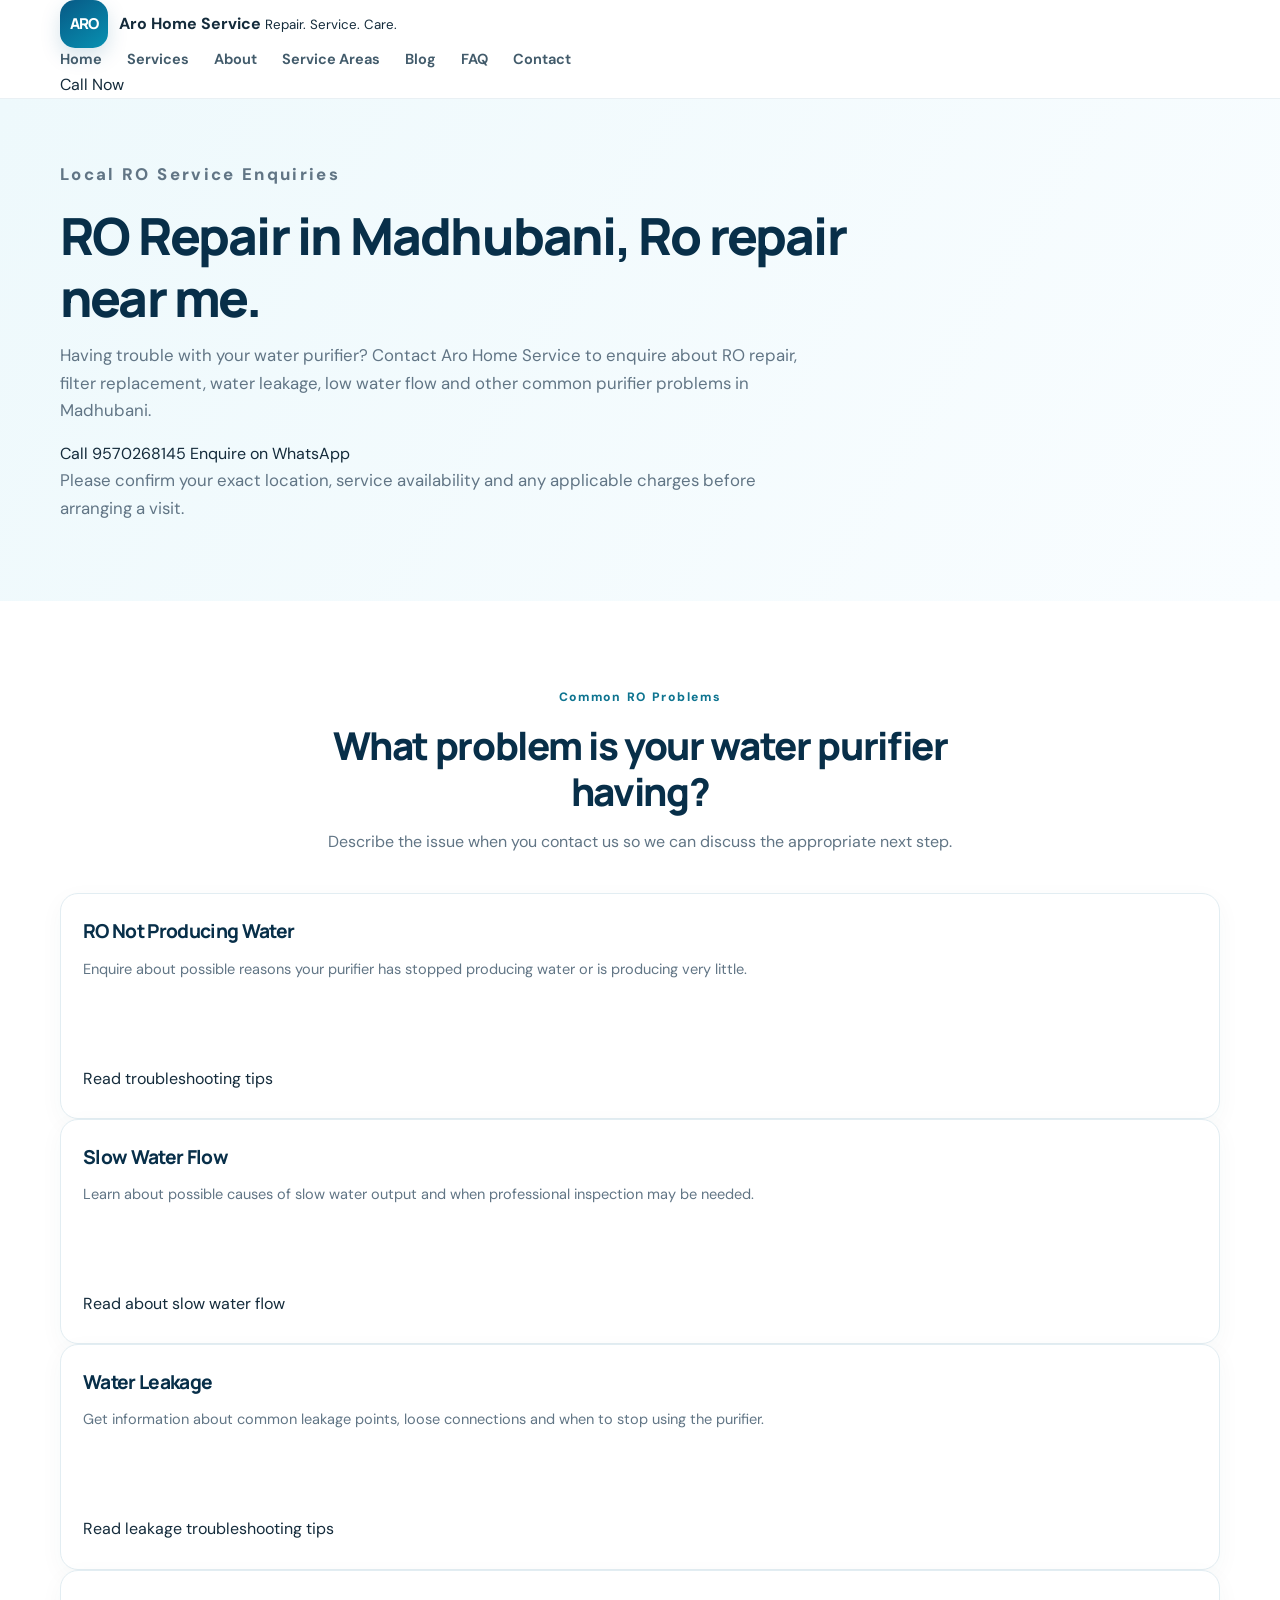
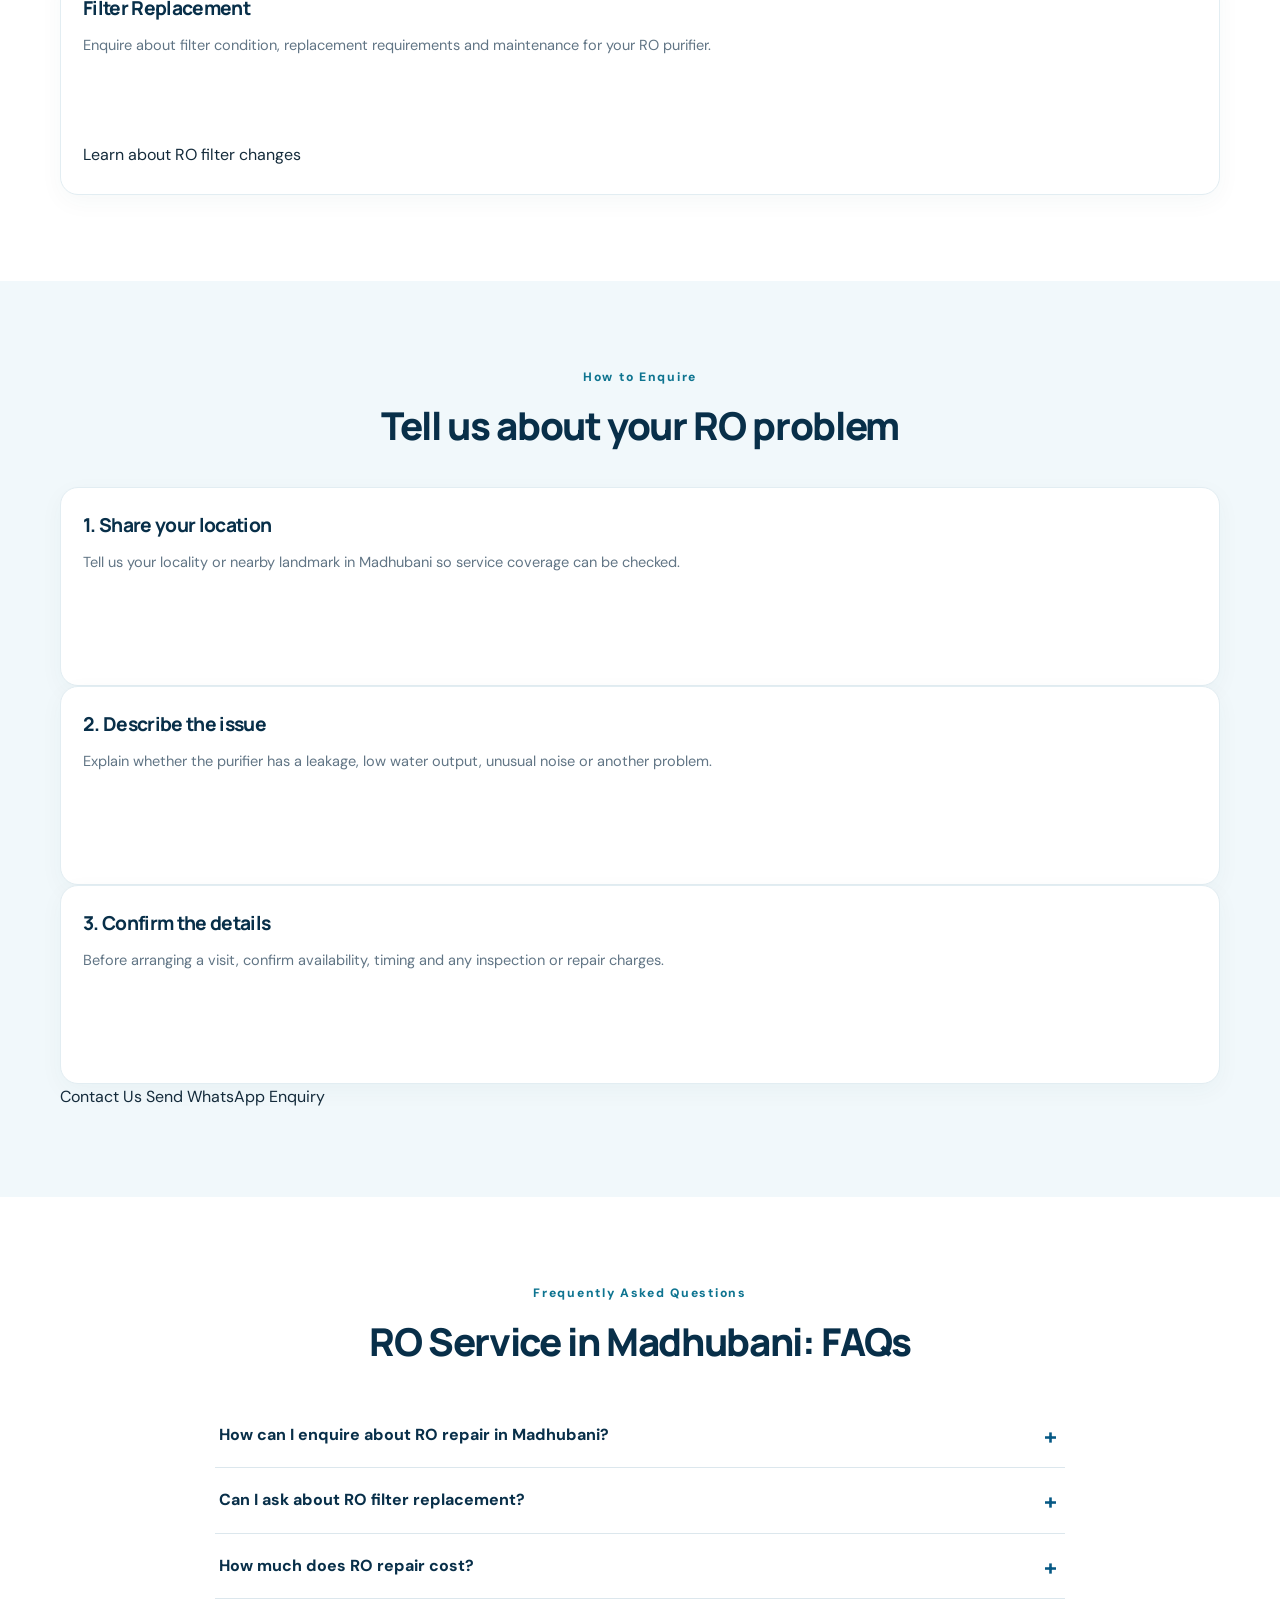
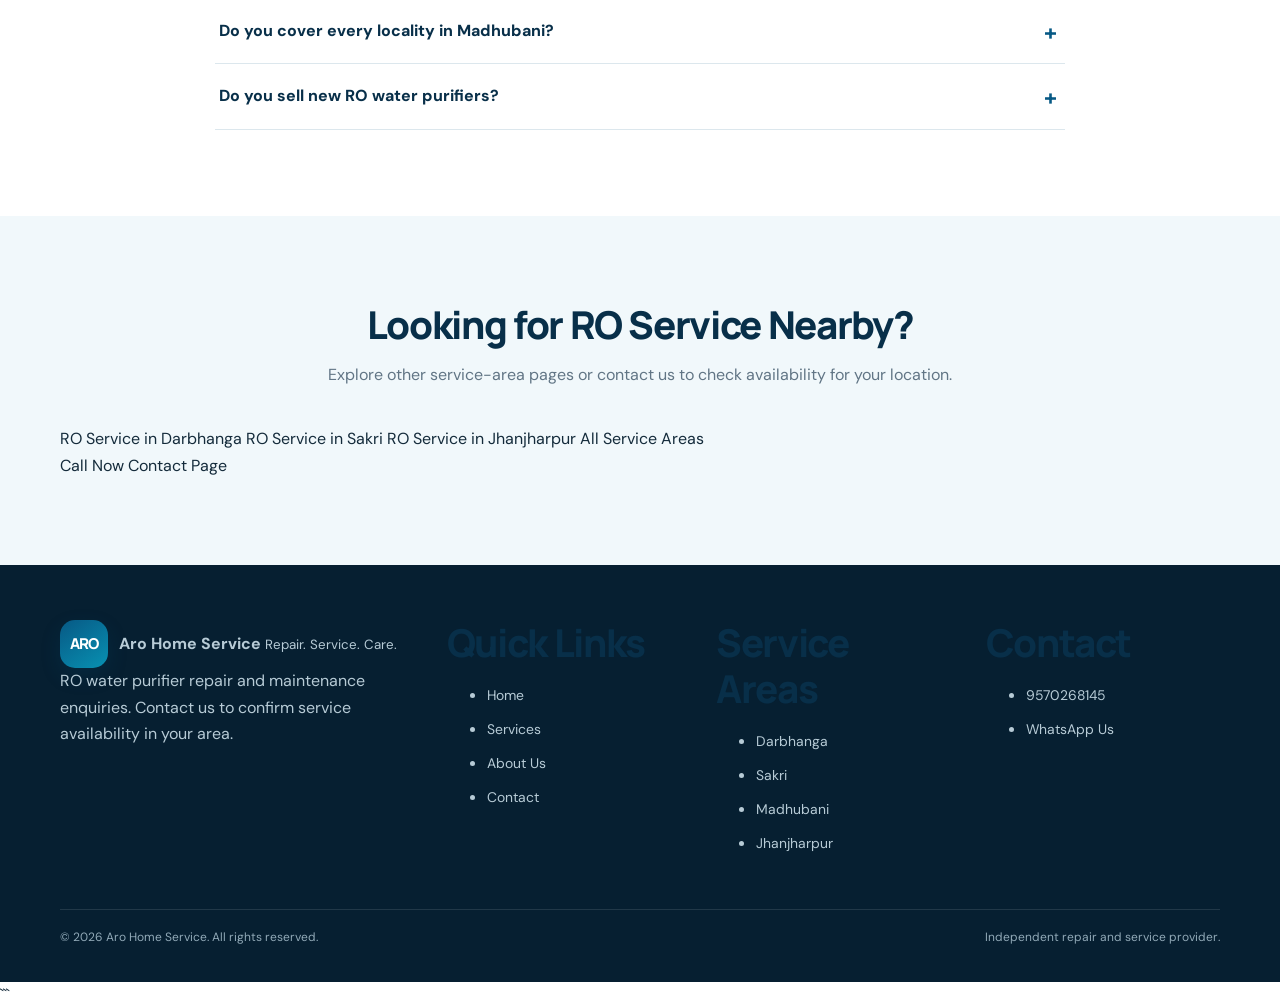
<file: areas/madhubani.html>
<!DOCTYPE html>
<html lang="en">
<head>
  <meta charset="UTF-8">
  <meta name="viewport" content="width=device-width, initial-scale=1.0">
  <meta name="theme-color" content="#075985">

  <title>RO Repair in Madhubani | Aro Home Service</title>
  <meta name="description" content="Looking for RO water purifier repair in Madhubani, Bihar? Contact Aro Home Service to enquire about RO repair, filter replacement, leakage and water-flow issues.">
  <meta name="robots" content="index, follow">
  <link rel="canonical" href="https://arohomeservice.in/areas/madhubani.html">
  <link rel="icon" type="image/svg+xml" href="../assets/images/favicon.svg">

  <meta property="og:type" content="website">
  <meta property="og:title" content="RO Repair in Madhubani | Aro Home Service">
  <meta property="og:description" content="Enquire about RO repair, filter replacement, leakage and water-flow problems in Madhubani, Bihar.">
  <meta property="og:url" content="https://arohomeservice.in/areas/madhubani.html">
  <meta property="og:site_name" content="Aro Home Service">

  <script type="application/ld+json">
  {
    "@context": "https://schema.org",
    "@type": "WebPage",
    "name": "RO Repair and Service in Madhubani",
    "description": "Information about enquiring for RO water purifier repair and service in Madhubani, Bihar.",
    "url": "https://arohomeservice.in/areas/madhubani.html",
    "isPartOf": {
      "@type": "WebSite",
      "name": "Aro Home Service",
      "url": "https://arohomeservice.in/"
    },
    "about": {
      "@type": "Service",
      "name": "RO Water Purifier Repair and Service",
      "areaServed": {
        "@type": "City",
        "name": "Madhubani",
        "containedInPlace": {
          "@type": "State",
          "name": "Bihar"
        }
      },
      "provider": {
        "@type": "LocalBusiness",
        "name": "Aro Home Service",
        "url": "https://arohomeservice.in/",
        "telephone": "+91-9570268145"
      }
    }
  }
  </script>

  <link rel="stylesheet" href="../css/style.css">
  <script src="../js/main.js" defer></script>
</head>

<body>
  <a class="skip-link" href="#main-content">Skip to main content</a>

  <header class="site-header">
    <div class="container header-inner">
      <a class="brand" href="../index.html" aria-label="Aro Home Service home">
        <span class="brand-mark" aria-hidden="true">ARO</span>
        <span class="brand-text">
          <strong>Aro Home Service</strong>
          <small>Repair. Service. Care.</small>
        </span>
      </a>

      <button class="menu-toggle"
              type="button"
              aria-label="Open navigation menu"
              aria-expanded="false"
              aria-controls="main-navigation">
        <span></span>
        <span></span>
        <span></span>
      </button>

      <nav class="main-nav" id="main-navigation" aria-label="Main navigation">
        <a href="../index.html">Home</a>
        <a href="../services.html">Services</a>
        <a href="../about.html">About</a>
        <a href="index.html" aria-current="page">Service Areas</a>
        <a href="../blog/index.html">Blog</a>
        <a href="../faq.html">FAQ</a>
        <a href="../contact.html">Contact</a>
      </nav>

      <a class="button button-primary header-cta"
         href="tel:+919570268145">
        Call Now
      </a>
    </div>
  </header>

  <main id="main-content">
    <section class="page-hero">
      <div class="container content-narrow">
        <p class="eyebrow">Local RO Service Enquiries</p>
        <h1>RO Repair in Madhubani, Ro repair near me.</h1>
        <p>
          Having trouble with your water purifier? Contact Aro Home Service
          to enquire about RO repair, filter replacement, water leakage,
          low water flow and other common purifier problems in Madhubani.
        </p>

        <div class="button-group">
          <a class="button button-primary"
             href="tel:+919570268145">
            Call 9570268145
          </a>

          <a class="button button-secondary"
             href="https://wa.me/919570268145?text=Hello%2C%20I%20want%20to%20enquire%20about%20RO%20repair%20in%20Madhubani."
             target="_blank"
             rel="noopener noreferrer">
            Enquire on WhatsApp
          </a>
        </div>

        <p class="small-text">
          Please confirm your exact location, service availability and
          any applicable charges before arranging a visit.
        </p>
      </div>
    </section>

    <section class="section">
      <div class="container">
        <div class="section-heading">
          <p class="eyebrow">Common RO Problems</p>
          <h2>What problem is your water purifier having?</h2>
          <p>
            Describe the issue when you contact us so we can discuss
            the appropriate next step.
          </p>
        </div>

        <div class="card-grid">
          <article class="service-card">
            <h3>RO Not Producing Water</h3>
            <p>
              Enquire about possible reasons your purifier has stopped
              producing water or is producing very little.
            </p>
            <a href="../blog/ro-not-producing-water.html">
              Read troubleshooting tips
            </a>
          </article>

          <article class="service-card">
            <h3>Slow Water Flow</h3>
            <p>
              Learn about possible causes of slow water output and
              when professional inspection may be needed.
            </p>
            <a href="../blog/ro-water-flow-slow.html">
              Read about slow water flow
            </a>
          </article>

          <article class="service-card">
            <h3>Water Leakage</h3>
            <p>
              Get information about common leakage points, loose
              connections and when to stop using the purifier.
            </p>
            <a href="../blog/ro-water-leakage.html">
              Read leakage troubleshooting tips
            </a>
          </article>

          <article class="service-card">
            <h3>Filter Replacement</h3>
            <p>
              Enquire about filter condition, replacement requirements
              and maintenance for your RO purifier.
            </p>
            <a href="../blog/when-to-change-ro-filter.html">
              Learn about RO filter changes
            </a>
          </article>
        </div>
      </div>
    </section>

    <section class="section section-soft">
      <div class="container">
        <div class="section-heading">
          <p class="eyebrow">How to Enquire</p>
          <h2>Tell us about your RO problem</h2>
        </div>

        <div class="card-grid">
          <article class="service-card">
            <h3>1. Share your location</h3>
            <p>
              Tell us your locality or nearby landmark in Madhubani
              so service coverage can be checked.
            </p>
          </article>

          <article class="service-card">
            <h3>2. Describe the issue</h3>
            <p>
              Explain whether the purifier has a leakage, low water
              output, unusual noise or another problem.
            </p>
          </article>

          <article class="service-card">
            <h3>3. Confirm the details</h3>
            <p>
              Before arranging a visit, confirm availability, timing
              and any inspection or repair charges.
            </p>
          </article>
        </div>

        <div class="button-group">
          <a class="button button-primary"
             href="../contact.html">
            Contact Us
          </a>

          <a class="button button-secondary"
             href="https://wa.me/919570268145?text=Hello%2C%20I%20am%20in%20Madhubani%20and%20need%20help%20with%20my%20RO%20water%20purifier."
             target="_blank"
             rel="noopener noreferrer">
            Send WhatsApp Enquiry
          </a>
        </div>
      </div>
    </section>

    <section class="section">
      <div class="container content-narrow">
        <div class="section-heading">
          <p class="eyebrow">Frequently Asked Questions</p>
          <h2>RO Service in Madhubani: FAQs</h2>
        </div>

        <div class="faq-list">
          <details>
            <summary>How can I enquire about RO repair in Madhubani?</summary>
            <p>
              Call 9570268145 or send a WhatsApp message. Share your
              locality and the problem with your purifier, then confirm
              whether service is available at your address.
            </p>
          </details>

          <details>
            <summary>Can I ask about RO filter replacement?</summary>
            <p>
              Yes. Explain your purifier model and any known filter
              maintenance history. The appropriate replacement depends
              on the purifier and the condition of its filters.
            </p>
          </details>

          <details>
            <summary>How much does RO repair cost?</summary>
            <p>
              The cost depends on the problem, parts required and
              service terms. Ask for applicable inspection, labour
              and replacement-part charges before approving the work.
            </p>
          </details>

          <details>
            <summary>Do you cover every locality in Madhubani?</summary>
            <p>
              Coverage should be confirmed for your exact locality.
              Contact us with your address area or nearby landmark
              before planning a service visit.
            </p>
          </details>

          <details>
            <summary>Do you sell new RO water purifiers?</summary>
            <p>
              This website focuses on RO repair and maintenance
              enquiries, rather than selling new RO water purifiers.
            </p>
          </details>
        </div>
      </div>
    </section>

    <section class="section section-soft">
      <div class="container content-narrow">
        <div class="section-heading">
          <h2>Looking for RO Service Nearby?</h2>
          <p>
            Explore other service-area pages or contact us to check
            availability for your location.
          </p>
        </div>

        <div class="footer-links">
          <a href="darbhanga.html">RO Service in Darbhanga</a>
          <a href="sakri.html">RO Service in Sakri</a>
          <a href="jhanjharpur.html">RO Service in Jhanjharpur</a>
          <a href="index.html">All Service Areas</a>
        </div>

        <div class="button-group">
          <a class="button button-primary"
             href="tel:+919570268145">
            Call Now
          </a>
          <a class="button button-secondary"
             href="../contact.html">
            Contact Page
          </a>
        </div>
      </div>
    </section>
  </main>

  <footer class="site-footer">
    <div class="container footer-grid">
      <div>
        <a class="brand footer-brand" href="../index.html">
          <span class="brand-mark" aria-hidden="true">ARO</span>
          <span class="brand-text">
            <strong>Aro Home Service</strong>
            <small>Repair. Service. Care.</small>
          </span>
        </a>
        <p>
          RO water purifier repair and maintenance enquiries.
          Contact us to confirm service availability in your area.
        </p>
      </div>

      <div>
        <h2 class="footer-heading">Quick Links</h2>
        <ul class="footer-links">
          <li><a href="../index.html">Home</a></li>
          <li><a href="../services.html">Services</a></li>
          <li><a href="../about.html">About Us</a></li>
          <li><a href="../contact.html">Contact</a></li>
        </ul>
      </div>

      <div>
        <h2 class="footer-heading">Service Areas</h2>
        <ul class="footer-links">
          <li><a href="darbhanga.html">Darbhanga</a></li>
          <li><a href="sakri.html">Sakri</a></li>
          <li><a href="madhubani.html" aria-current="page">Madhubani</a></li>
          <li><a href="jhanjharpur.html">Jhanjharpur</a></li>
        </ul>
      </div>

      <div>
        <h2 class="footer-heading">Contact</h2>
        <ul class="footer-links">
          <li><a href="tel:+919570268145">9570268145</a></li>
          <li>
            <a href="https://wa.me/919570268145"
               target="_blank"
               rel="noopener noreferrer">
              WhatsApp Us
            </a>
          </li>
        </ul>
      </div>
    </div>

    <div class="container footer-bottom">
      <p>
        &copy; <span data-year></span> Aro Home Service.
        All rights reserved.
      </p>
      <p>Independent repair and service provider.</p>
    </div>
  </footer>
</body>
</html>
```
</file>
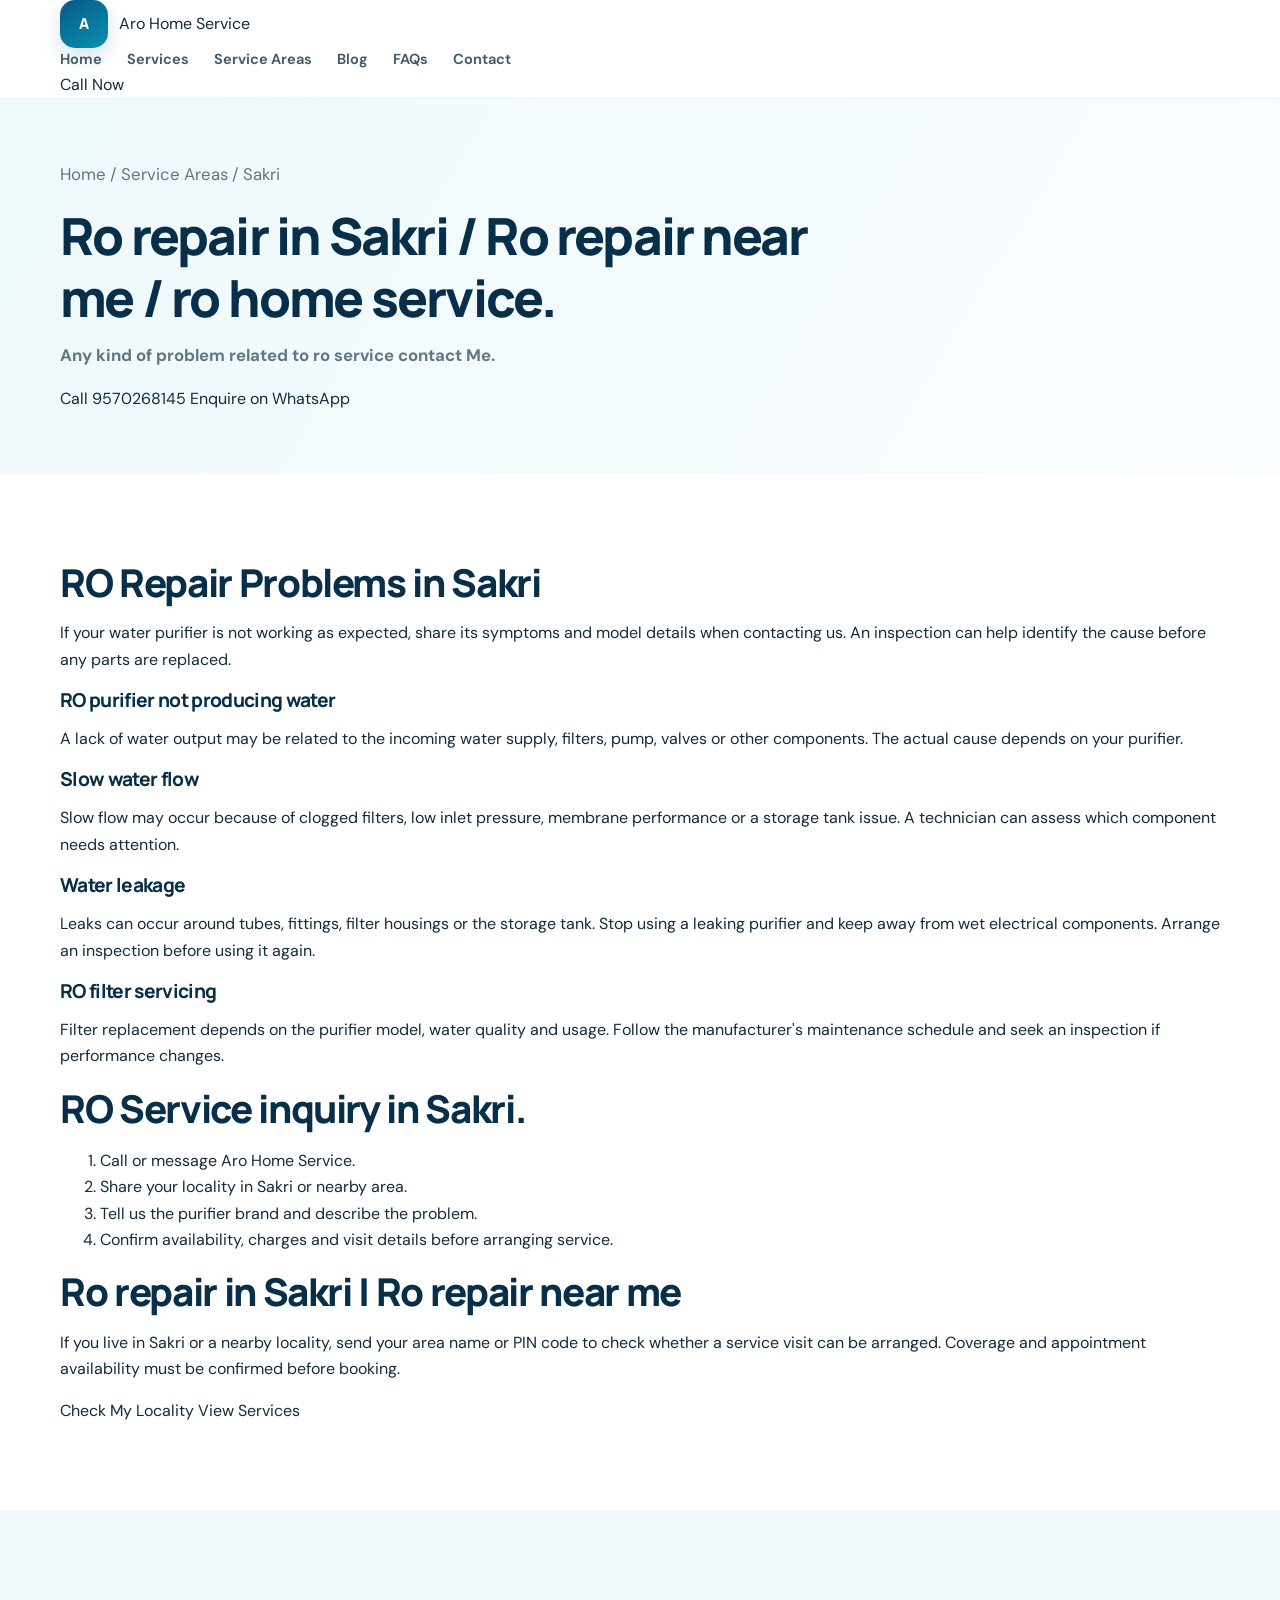
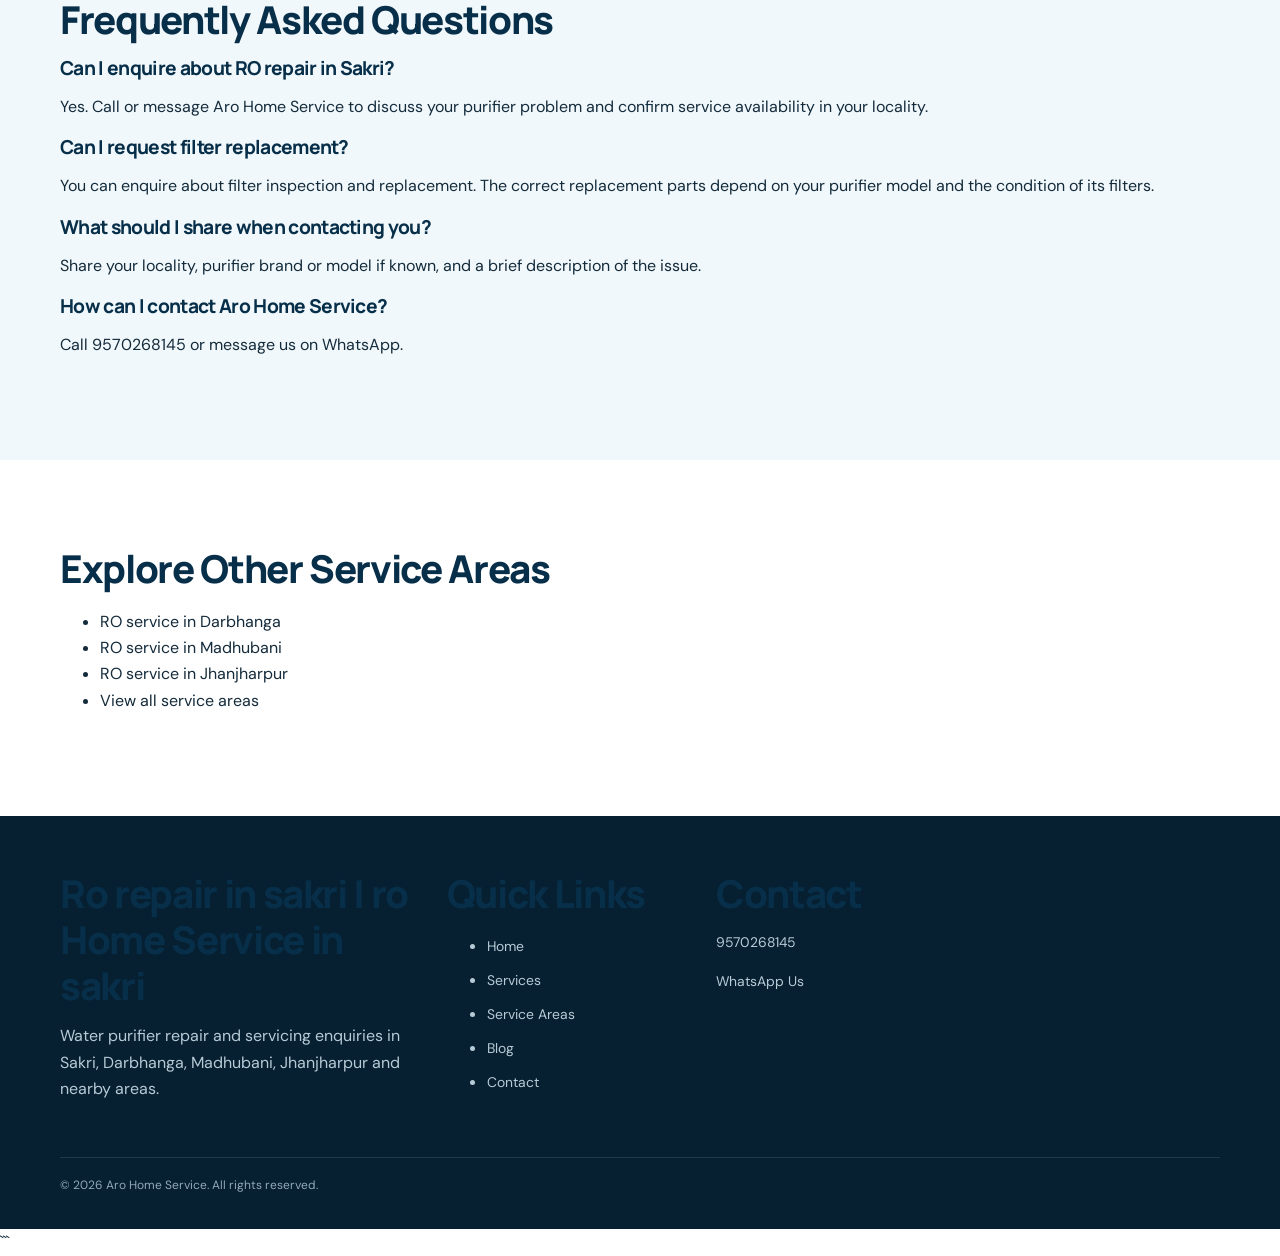
<file: areas/sakri.html>
<!DOCTYPE html>
<html lang="en">
<head>
  <meta charset="UTF-8">
  <meta name="viewport" content="width=device-width, initial-scale=1.0">
  <meta name="theme-color" content="#075985">

  <title>RO Repair in Sakri |  Ro repair near me | Aro Home Service</title>
  <meta name="description" content="Need RO water purifier repair in Sakri, Bihar? Contact Aro Home Service to enquire about purifier servicing, filter inspection, leakage and slow water flow.">
  <meta name="robots" content="index, follow">
  <link rel="canonical" href="https://arohomeservice.in/areas/sakri.html">

  <meta property="og:type" content="website">
  <meta property="og:title" content="RO Repair & Service in Sakri | Aro Home Service">
  <meta property="og:description" content="Enquire about RO purifier repair and servicing in Sakri and nearby areas.">
  <meta property="og:url" content="https://arohomeservice.in/areas/sakri.html">
  <meta property="og:site_name" content="Aro Home Service">

  <link rel="icon" href="/assets/images/favicon.svg" type="image/svg+xml">
  <link rel="stylesheet" href="/css/style.css">
  <script src="/js/main.js" defer></script>

  <script type="application/ld+json">
  {
    "@context": "https://schema.org",
    "@type": "WebPage",
    "name": "RO Repair and Service Enquiries in Sakri",
    "description": "Information about RO water purifier repair and servicing enquiries in Sakri, Bihar.",
    "url": "https://arohomeservice.in/areas/sakri.html",
    "isPartOf": {
      "@type": "WebSite",
      "name": "Aro Home Service",
      "url": "https://arohomeservice.in/"
    }
  }
  </script>
</head>

<body>
  <header class="site-header">
    <div class="container header-inner">
      <a class="brand" href="/" aria-label="Aro Home Service homepage">
        <span class="brand-mark">A</span>
        <span class="brand-text">Aro Home Service</span>
      </a>

      <button class="menu-toggle" type="button"
        aria-label="Toggle navigation" aria-expanded="false">
        ☰ <span class="sr-only">Toggle navigation</span>
      </button>

      <nav class="main-nav" aria-label="Main navigation">
        <a href="/">Home</a>
        <a href="/services.html">Services</a>
        <a href="/areas/">Service Areas</a>
        <a href="/blog/">Blog</a>
        <a href="/faq.html">FAQs</a>
        <a href="/contact.html">Contact</a>
      </nav>

      <a class="button button-primary header-cta"
        href="tel:+919570268145">Call Now</a>
    </div>
  </header>

  <main>
    <section class="page-hero">
      <div class="container content-narrow">
        <p>
          <a href="/">Home</a> /
          <a href="/areas/">Service Areas</a> /
          Sakri
        </p>

        <h1>Ro repair in Sakri  /  Ro repair near me  /  ro home service.</h1>

        <p>
          <b>Any kind of problem related to ro service contact Me.</b>
        </p>

        <div class="button-group">
          <a class="button button-primary"
            href="tel:+919570268145">Call 9570268145</a>

          <a class="button button-secondary"
            href="https://wa.me/919570268145?text=Hello%20Aro%20Home%20Service%2C%20I%20need%20RO%20repair%20or%20servicing%20in%20Sakri."
            target="_blank" rel="noopener noreferrer">
            Enquire on WhatsApp
          </a>
        </div>
      </div>
    </section>

    <section class="section">
      <div class="container content-narrow">
        <h2>RO Repair Problems in Sakri</h2>

        <p>
          If your water purifier is not working as expected, share its
          symptoms and model details when contacting us. An inspection
          can help identify the cause before any parts are replaced.
        </p>

        <h3>RO purifier not producing water</h3>
        <p>
          A lack of water output may be related to the incoming water
          supply, filters, pump, valves or other components. The actual
          cause depends on your purifier.
        </p>

        <h3>Slow water flow</h3>
        <p>
          Slow flow may occur because of clogged filters, low inlet
          pressure, membrane performance or a storage tank issue.
          A technician can assess which component needs attention.
        </p>

        <h3>Water leakage</h3>
        <p>
          Leaks can occur around tubes, fittings, filter housings or
          the storage tank. Stop using a leaking purifier and keep away
          from wet electrical components. Arrange an inspection before
          using it again.
        </p>

        <h3>RO filter servicing</h3>
        <p>
          Filter replacement depends on the purifier model, water quality
          and usage. Follow the manufacturer's maintenance schedule and
          seek an inspection if performance changes.
        </p>

        <h2>RO Service inquiry in Sakri.</h2>

        <ol>
          <li>Call or message Aro Home Service.</li>
          <li>Share your locality in Sakri or nearby area.</li>
          <li>Tell us the purifier brand and describe the problem.</li>
          <li>Confirm availability, charges and visit details before arranging service.</li>
        </ol>

        <h2>Ro repair in Sakri | Ro repair near me</h2>
        <p>
          If you live in Sakri or a nearby locality, send your area name
          or PIN code to check whether a service visit can be arranged.
          Coverage and appointment availability must be confirmed before
          booking.
        </p>

        <div class="button-group">
          <a class="button button-primary"
            href="https://wa.me/919570268145?text=Hello%20Aro%20Home%20Service%2C%20my%20location%20is%20Sakri.%20My%20locality%20or%20PIN%20code%20is%20____.%20Please%20confirm%20RO%20service%20availability."
            target="_blank" rel="noopener noreferrer">
            Check My Locality
          </a>

          <a class="button button-secondary"
            href="/services.html">View Services</a>
        </div>
      </div>
    </section>

    <section class="section section-soft">
      <div class="container content-narrow">
        <h2>Frequently Asked Questions</h2>

        <h3>Can I enquire about RO repair in Sakri?</h3>
        <p>
          Yes. Call or message Aro Home Service to discuss your purifier
          problem and confirm service availability in your locality.
        </p>

        <h3>Can I request filter replacement?</h3>
        <p>
          You can enquire about filter inspection and replacement.
          The correct replacement parts depend on your purifier model
          and the condition of its filters.
        </p>

        <h3>What should I share when contacting you?</h3>
        <p>
          Share your locality, purifier brand or model if known, and a
          brief description of the issue.
        </p>

        <h3>How can I contact Aro Home Service?</h3>
        <p>
          Call <a href="tel:+919570268145">9570268145</a> or message us
          on <a href="https://wa.me/919570268145"
          target="_blank" rel="noopener noreferrer">WhatsApp</a>.
        </p>
      </div>
    </section>

    <section class="section">
      <div class="container content-narrow">
        <h2>Explore Other Service Areas</h2>

        <ul>
          <li><a href="/areas/darbhanga.html">RO service in Darbhanga</a></li>
          <li><a href="/areas/madhubani.html">RO service in Madhubani</a></li>
          <li><a href="/areas/jhanjharpur.html">RO service in Jhanjharpur</a></li>
          <li><a href="/areas/">View all service areas</a></li>
        </ul>
      </div>
    </section>
  </main>

  <footer class="site-footer">
    <div class="container footer-grid">
      <div>
        <h2 class="footer-heading"> Ro repair in sakri | ro Home Service in sakri</h2>
        <p>
          Water purifier repair and servicing enquiries in Sakri,
          Darbhanga, Madhubani, Jhanjharpur and nearby areas.
        </p>
      </div>

      <div>
        <h2 class="footer-heading">Quick Links</h2>
        <ul class="footer-links">
          <li><a href="/">Home</a></li>
          <li><a href="/services.html">Services</a></li>
          <li><a href="/areas/">Service Areas</a></li>
          <li><a href="/blog/">Blog</a></li>
          <li><a href="/contact.html">Contact</a></li>
        </ul>
      </div>

      <div>
        <h2 class="footer-heading">Contact</h2>
        <p><a href="tel:+919570268145">9570268145</a></p>
        <p>
          <a href="https://wa.me/919570268145"
            target="_blank" rel="noopener noreferrer">WhatsApp Us</a>
        </p>
      </div>
    </div>

    <div class="container footer-bottom">
      <p>© <span data-year></span> Aro Home Service. All rights reserved.</p>
    </div>
  </footer>
</body>
</html>
```
</file>
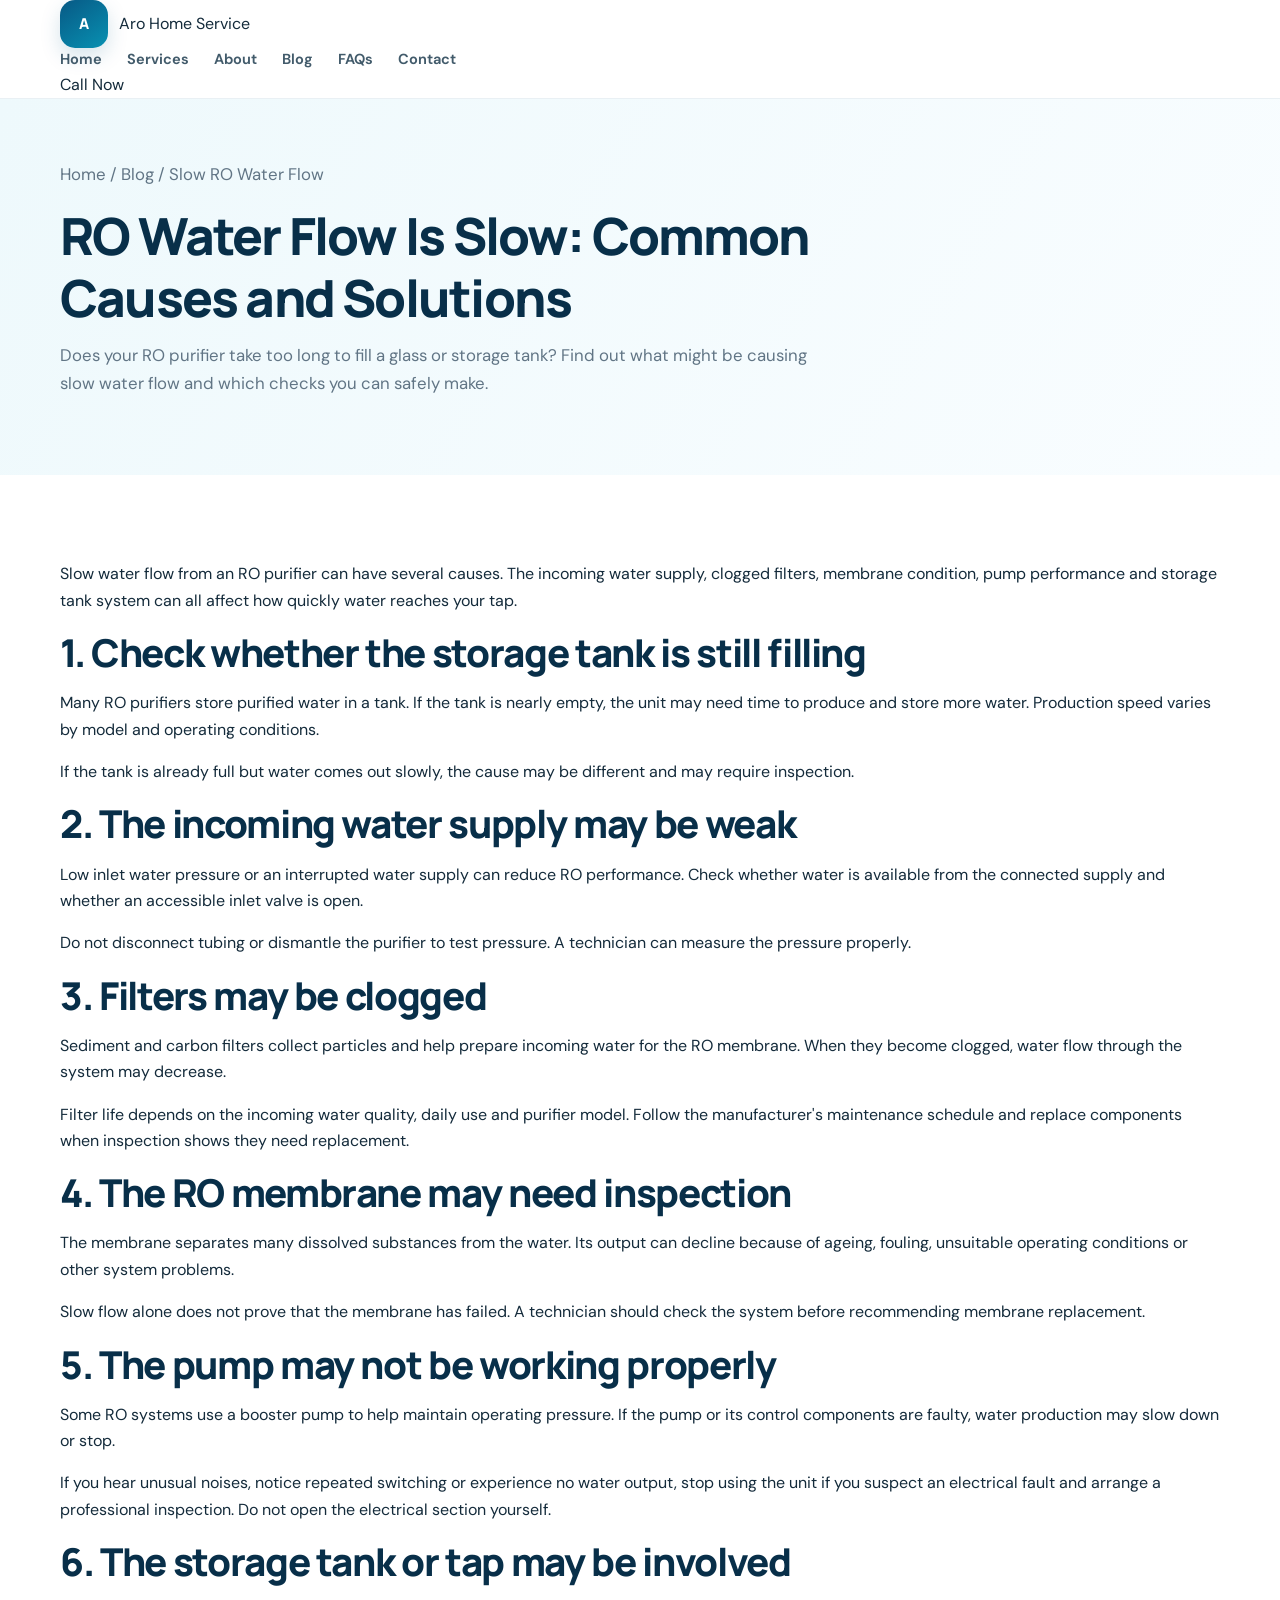
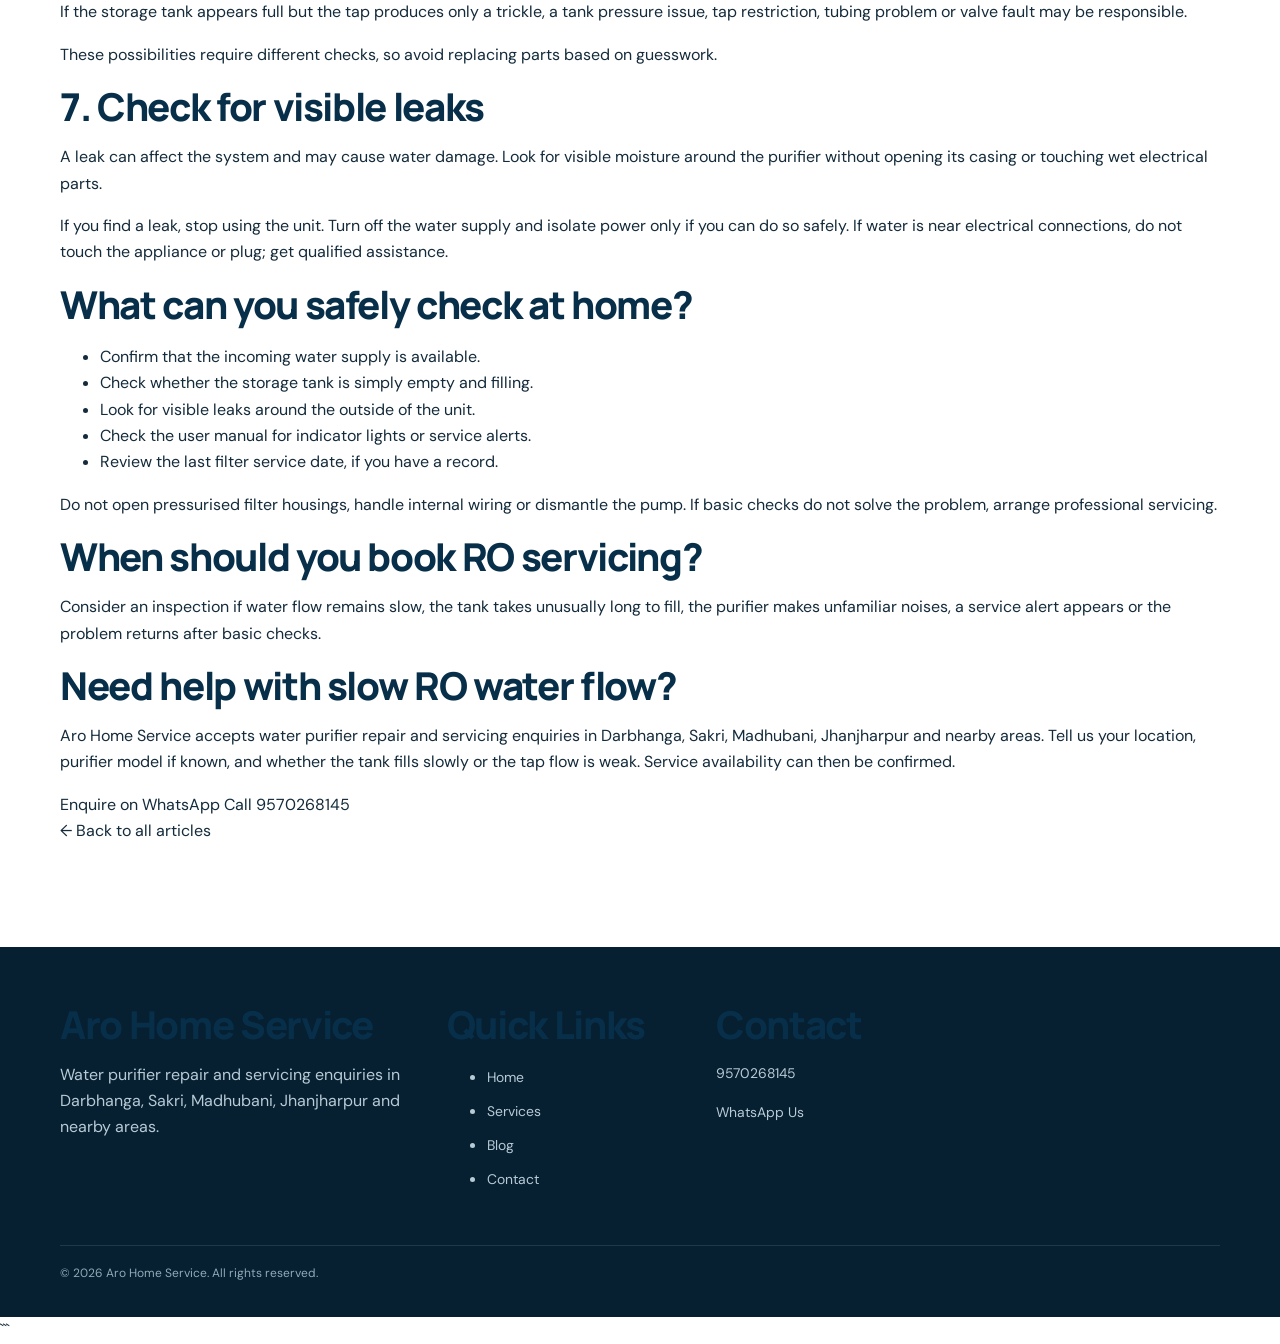
<file: blog/ro-water-flow-slow.html>
<!DOCTYPE html>
<html lang="en">
<head>
  <meta charset="UTF-8">
  <meta name="viewport" content="width=device-width, initial-scale=1.0">
  <meta name="theme-color" content="#075985">

  <title>RO Water Flow Slow? Causes & Solutions | Aro Home Service</title>
  <meta name="description" content="Is your RO purifier dispensing water slowly? Learn common causes, safe checks and when to arrange RO servicing with Aro Home Service in Darbhanga, Sakri and Madhubani.">
  <meta name="robots" content="index, follow">
  <link rel="canonical" href="https://arohomeservice.in/blog/ro-water-flow-slow.html">

  <meta property="og:type" content="article">
  <meta property="og:title" content="RO Water Flow Is Slow: Causes and Solutions">
  <meta property="og:description" content="Find out why an RO purifier may dispense water slowly and when it needs professional inspection.">
  <meta property="og:url" content="https://arohomeservice.in/blog/ro-water-flow-slow.html">
  <meta property="og:site_name" content="Aro Home Service">

  <link rel="icon" href="/assets/images/favicon.svg" type="image/svg+xml">
  <link rel="stylesheet" href="/css/style.css">
  <script src="/js/main.js" defer></script>

  <script type="application/ld+json">
  {
    "@context": "https://schema.org",
    "@type": "Article",
    "headline": "RO Water Flow Is Slow: Causes and Solutions",
    "description": "A practical guide to common causes of slow water flow from an RO purifier.",
    "mainEntityOfPage": {
      "@type": "WebPage",
      "@id": "https://arohomeservice.in/blog/ro-water-flow-slow.html"
    },
    "publisher": {
      "@type": "Organization",
      "name": "Aro Home Service",
      "url": "https://arohomeservice.in/"
    }
  }
  </script>
</head>

<body>
  <header class="site-header">
    <div class="container header-inner">
      <a class="brand" href="/" aria-label="Aro Home Service homepage">
        <span class="brand-mark">A</span>
        <span class="brand-text">Aro Home Service</span>
      </a>

      <button class="menu-toggle" type="button"
        aria-label="Toggle navigation" aria-expanded="false">
        ☰ <span class="sr-only">Toggle navigation</span>
      </button>

      <nav class="main-nav" aria-label="Main navigation">
        <a href="/">Home</a>
        <a href="/services.html">Services</a>
        <a href="/about.html">About</a>
        <a href="/blog/">Blog</a>
        <a href="/faq.html">FAQs</a>
        <a href="/contact.html">Contact</a>
      </nav>

      <a class="button button-primary header-cta"
        href="tel:+919570268145">Call Now</a>
    </div>
  </header>

  <main>
    <section class="page-hero">
      <div class="container content-narrow">
        <p>
          <a href="/">Home</a> /
          <a href="/blog/">Blog</a> /
          Slow RO Water Flow
        </p>

        <h1>RO Water Flow Is Slow: Common Causes and Solutions</h1>

        <p>
          Does your RO purifier take too long to fill a glass or storage
          tank? Find out what might be causing slow water flow and which
          checks you can safely make.
        </p>
      </div>
    </section>

    <article class="section">
      <div class="container content-narrow">
        <p>
          Slow water flow from an RO purifier can have several causes.
          The incoming water supply, clogged filters, membrane condition,
          pump performance and storage tank system can all affect how
          quickly water reaches your tap.
        </p>

        <h2>1. Check whether the storage tank is still filling</h2>
        <p>
          Many RO purifiers store purified water in a tank. If the tank
          is nearly empty, the unit may need time to produce and store
          more water. Production speed varies by model and operating
          conditions.
        </p>
        <p>
          If the tank is already full but water comes out slowly, the
          cause may be different and may require inspection.
        </p>

        <h2>2. The incoming water supply may be weak</h2>
        <p>
          Low inlet water pressure or an interrupted water supply can
          reduce RO performance. Check whether water is available from
          the connected supply and whether an accessible inlet valve
          is open.
        </p>
        <p>
          Do not disconnect tubing or dismantle the purifier to test
          pressure. A technician can measure the pressure properly.
        </p>

        <h2>3. Filters may be clogged</h2>
        <p>
          Sediment and carbon filters collect particles and help prepare
          incoming water for the RO membrane. When they become clogged,
          water flow through the system may decrease.
        </p>
        <p>
          Filter life depends on the incoming water quality, daily use
          and purifier model. Follow the manufacturer's maintenance
          schedule and replace components when inspection shows they
          need replacement.
        </p>

        <h2>4. The RO membrane may need inspection</h2>
        <p>
          The membrane separates many dissolved substances from the
          water. Its output can decline because of ageing, fouling,
          unsuitable operating conditions or other system problems.
        </p>
        <p>
          Slow flow alone does not prove that the membrane has failed.
          A technician should check the system before recommending
          membrane replacement.
        </p>

        <h2>5. The pump may not be working properly</h2>
        <p>
          Some RO systems use a booster pump to help maintain operating
          pressure. If the pump or its control components are faulty,
          water production may slow down or stop.
        </p>
        <p>
          If you hear unusual noises, notice repeated switching or
          experience no water output, stop using the unit if you suspect
          an electrical fault and arrange a professional inspection.
          Do not open the electrical section yourself.
        </p>

        <h2>6. The storage tank or tap may be involved</h2>
        <p>
          If the storage tank appears full but the tap produces only a
          trickle, a tank pressure issue, tap restriction, tubing problem
          or valve fault may be responsible.
        </p>
        <p>
          These possibilities require different checks, so avoid replacing
          parts based on guesswork.
        </p>

        <h2>7. Check for visible leaks</h2>
        <p>
          A leak can affect the system and may cause water damage. Look
          for visible moisture around the purifier without opening its
          casing or touching wet electrical parts.
        </p>
        <p>
          If you find a leak, stop using the unit. Turn off the water
          supply and isolate power only if you can do so safely. If water
          is near electrical connections, do not touch the appliance or
          plug; get qualified assistance.
        </p>

        <h2>What can you safely check at home?</h2>
        <ul>
          <li>Confirm that the incoming water supply is available.</li>
          <li>Check whether the storage tank is simply empty and filling.</li>
          <li>Look for visible leaks around the outside of the unit.</li>
          <li>Check the user manual for indicator lights or service alerts.</li>
          <li>Review the last filter service date, if you have a record.</li>
        </ul>

        <p>
          Do not open pressurised filter housings, handle internal wiring
          or dismantle the pump. If basic checks do not solve the problem,
          arrange professional servicing.
        </p>

        <h2>When should you book RO servicing?</h2>
        <p>
          Consider an inspection if water flow remains slow, the tank
          takes unusually long to fill, the purifier makes unfamiliar
          noises, a service alert appears or the problem returns after
          basic checks.
        </p>

        <h2>Need help with slow RO water flow?</h2>
        <p>
          Aro Home Service accepts water purifier repair and servicing
          enquiries in Darbhanga, Sakri, Madhubani, Jhanjharpur and nearby
          areas. Tell us your location, purifier model if known, and
          whether the tank fills slowly or the tap flow is weak. Service
          availability can then be confirmed.
        </p>

        <div class="button-group">
          <a class="button button-primary"
            href="https://wa.me/919570268145?text=Hello%20Aro%20Home%20Service%2C%20my%20RO%20purifier%20has%20slow%20water%20flow.%20I%20would%20like%20a%20service%20enquiry."
            target="_blank" rel="noopener noreferrer">
            Enquire on WhatsApp
          </a>

          <a class="button button-secondary"
            href="tel:+919570268145">Call 9570268145</a>
        </div>

        <p><a href="/blog/">← Back to all articles</a></p>
      </div>
    </article>
  </main>

  <footer class="site-footer">
    <div class="container footer-grid">
      <div>
        <h2 class="footer-heading">Aro Home Service</h2>
        <p>
          Water purifier repair and servicing enquiries in Darbhanga,
          Sakri, Madhubani, Jhanjharpur and nearby areas.
        </p>
      </div>

      <div>
        <h2 class="footer-heading">Quick Links</h2>
        <ul class="footer-links">
          <li><a href="/">Home</a></li>
          <li><a href="/services.html">Services</a></li>
          <li><a href="/blog/">Blog</a></li>
          <li><a href="/contact.html">Contact</a></li>
        </ul>
      </div>

      <div>
        <h2 class="footer-heading">Contact</h2>
        <p><a href="tel:+919570268145">9570268145</a></p>
        <p>
          <a href="https://wa.me/919570268145"
            target="_blank" rel="noopener noreferrer">WhatsApp Us</a>
        </p>
      </div>
    </div>

    <div class="container footer-bottom">
      <p>© <span data-year></span> Aro Home Service. All rights reserved.</p>
    </div>
  </footer>
</body>
</html>
```
</file>
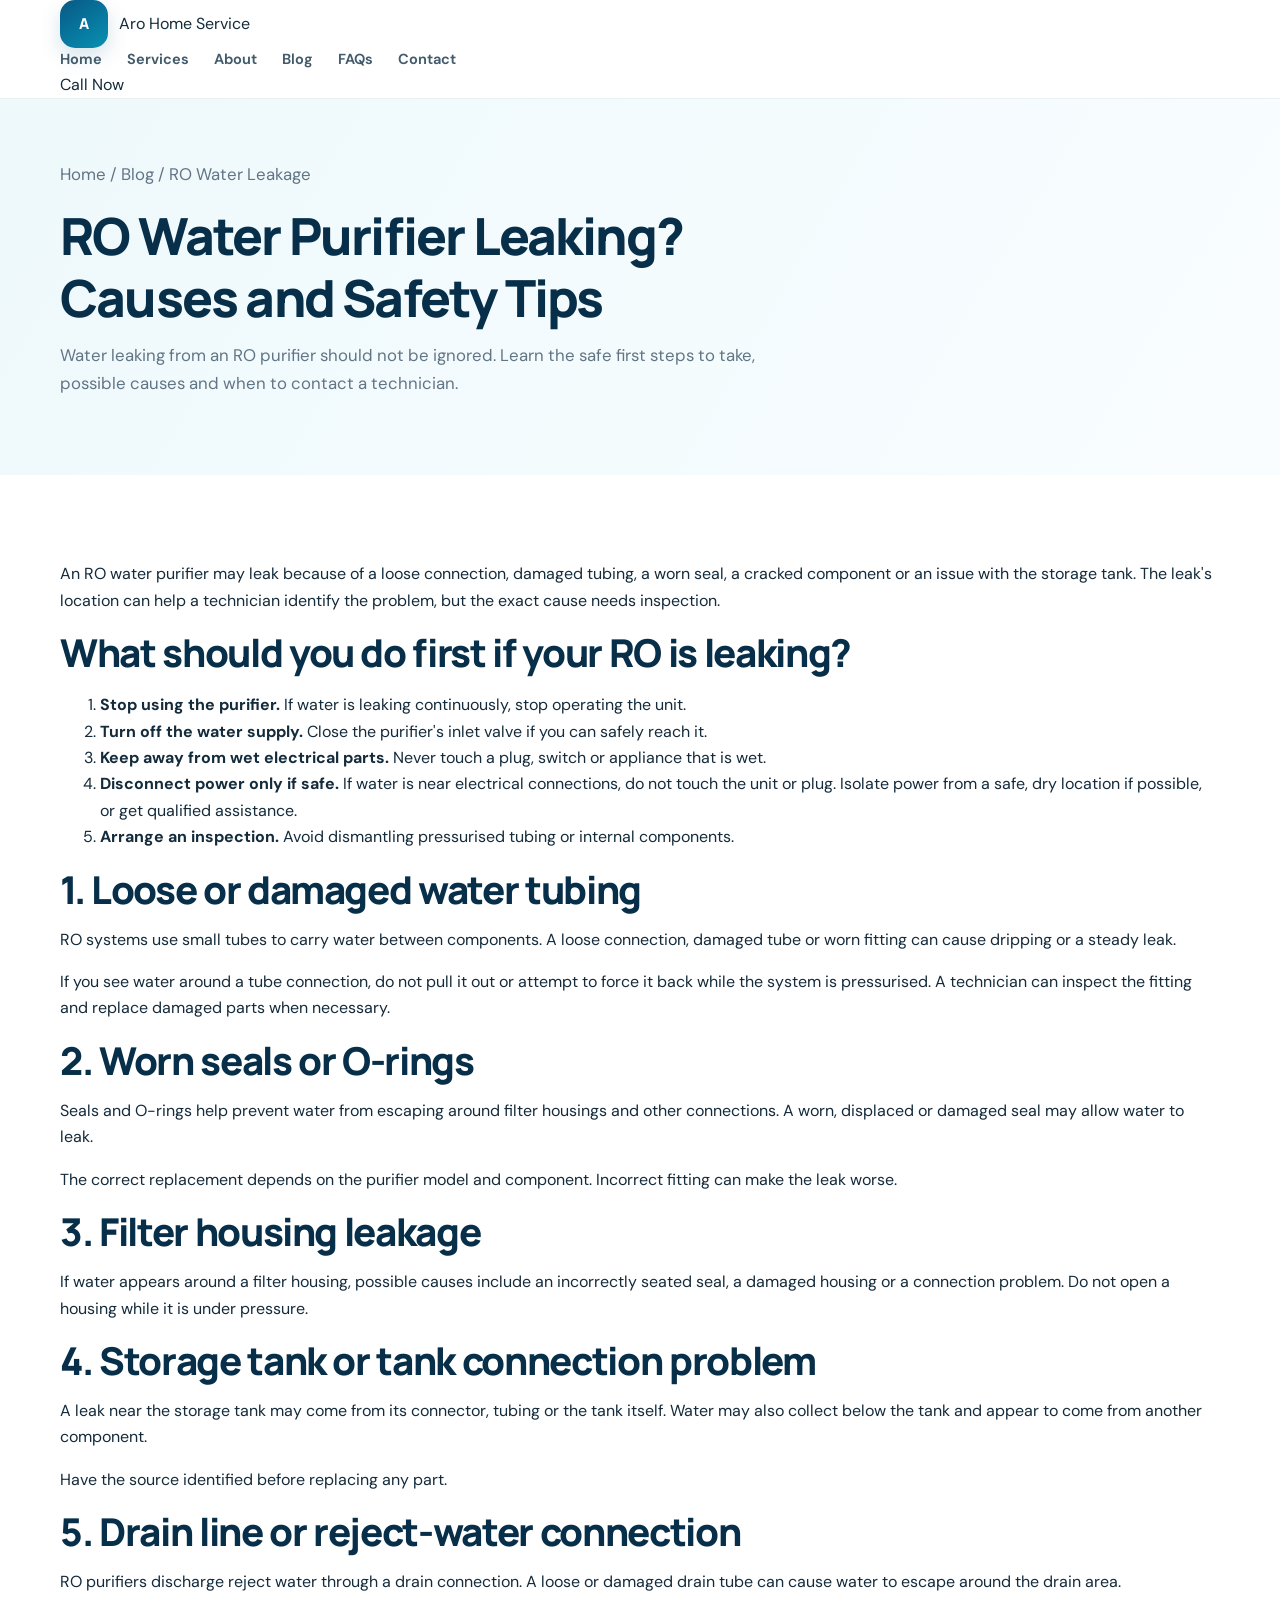
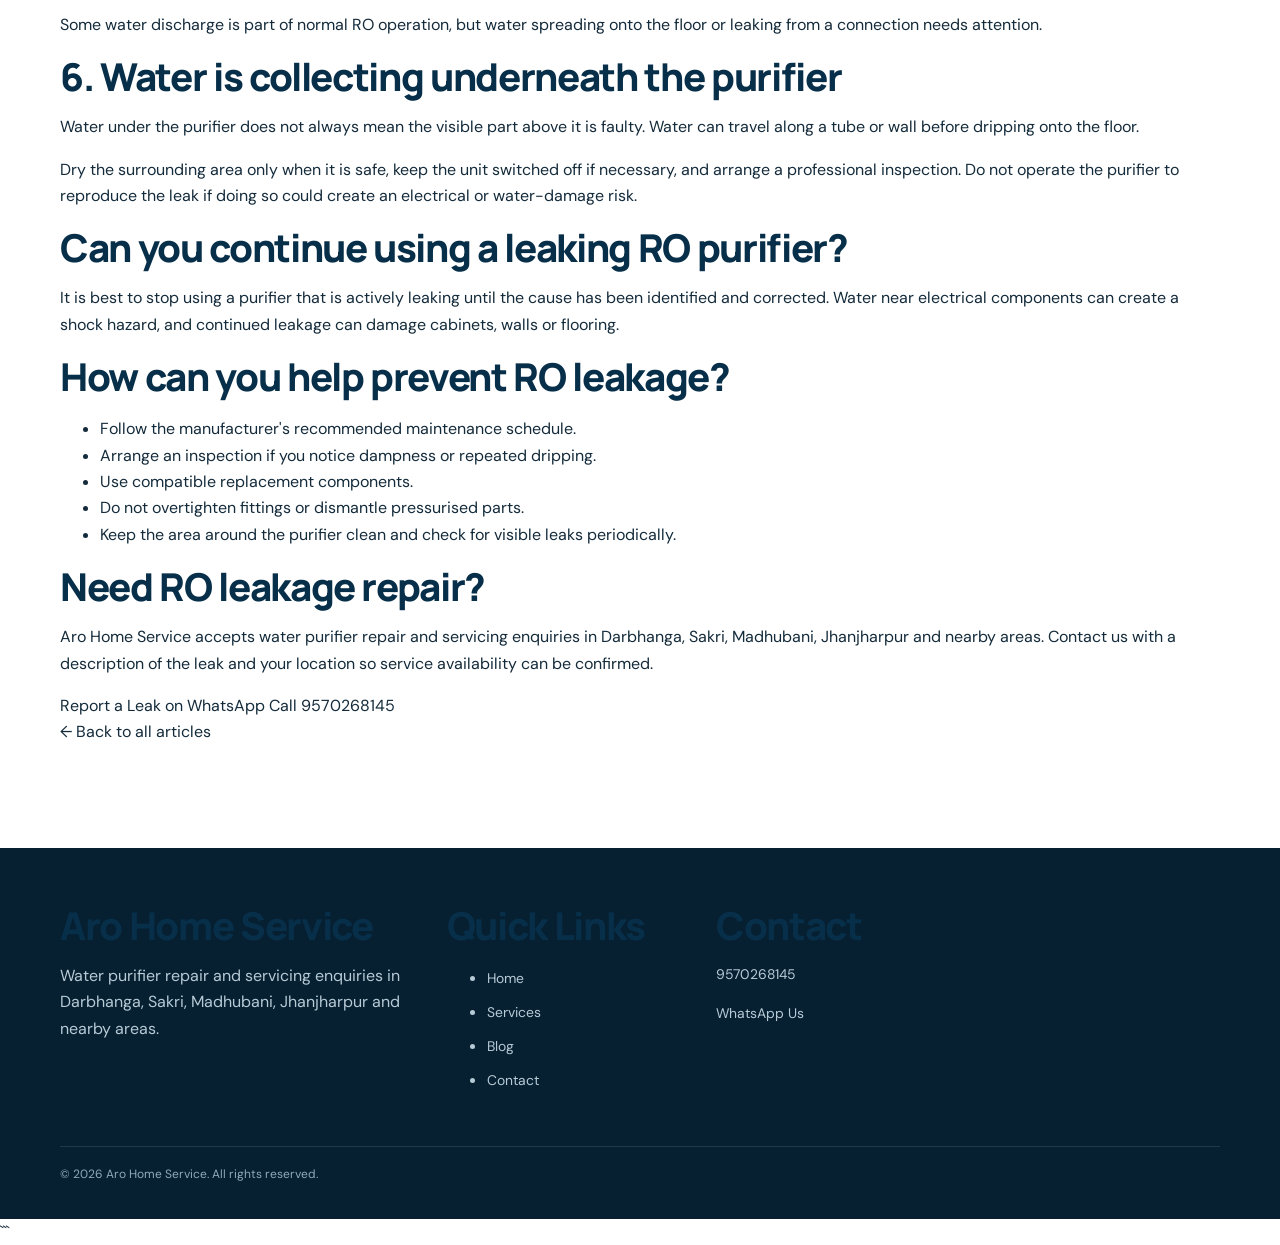
<file: blog/ro-water-leakage.html>
<!DOCTYPE html>
<html lang="en">
<head>
  <meta charset="UTF-8">
  <meta name="viewport" content="width=device-width, initial-scale=1.0">
  <meta name="theme-color" content="#075985">

  <title>RO Water Purifier Leaking? Causes & Safety Tips</title>
  <meta name="description" content="Is your RO water purifier leaking? Learn common causes, immediate safety steps and when to call Aro Home Service for RO repair in Darbhanga, Sakri and Madhubani.">
  <meta name="robots" content="index, follow">
  <link rel="canonical" href="https://arohomeservice.in/blog/ro-water-leakage.html">

  <meta property="og:type" content="article">
  <meta property="og:title" content="RO Water Purifier Leaking? Causes and Safety Tips">
  <meta property="og:description" content="Learn what to do when your RO purifier leaks, possible causes and when to arrange professional repair.">
  <meta property="og:url" content="https://arohomeservice.in/blog/ro-water-leakage.html">
  <meta property="og:site_name" content="Aro Home Service">

  <link rel="icon" href="/assets/images/favicon.svg" type="image/svg+xml">
  <link rel="stylesheet" href="/css/style.css">
  <script src="/js/main.js" defer></script>

  <script type="application/ld+json">
  {
    "@context": "https://schema.org",
    "@type": "Article",
    "headline": "RO Water Purifier Leaking: Causes and Safety Tips",
    "description": "A guide to common water purifier leaks, safety precautions and professional repair.",
    "mainEntityOfPage": {
      "@type": "WebPage",
      "@id": "https://arohomeservice.in/blog/ro-water-leakage.html"
    },
    "publisher": {
      "@type": "Organization",
      "name": "Aro Home Service",
      "url": "https://arohomeservice.in/"
    }
  }
  </script>
</head>

<body>
  <header class="site-header">
    <div class="container header-inner">
      <a class="brand" href="/" aria-label="Aro Home Service homepage">
        <span class="brand-mark">A</span>
        <span class="brand-text">Aro Home Service</span>
      </a>

      <button class="menu-toggle" type="button"
        aria-label="Toggle navigation" aria-expanded="false">
        ☰ <span class="sr-only">Toggle navigation</span>
      </button>

      <nav class="main-nav" aria-label="Main navigation">
        <a href="/">Home</a>
        <a href="/services.html">Services</a>
        <a href="/about.html">About</a>
        <a href="/blog/">Blog</a>
        <a href="/faq.html">FAQs</a>
        <a href="/contact.html">Contact</a>
      </nav>

      <a class="button button-primary header-cta"
        href="tel:+919570268145">Call Now</a>
    </div>
  </header>

  <main>
    <section class="page-hero">
      <div class="container content-narrow">
        <p>
          <a href="/">Home</a> /
          <a href="/blog/">Blog</a> /
          RO Water Leakage
        </p>

        <h1>RO Water Purifier Leaking? Causes and Safety Tips</h1>

        <p>
          Water leaking from an RO purifier should not be ignored.
          Learn the safe first steps to take, possible causes and when
          to contact a technician.
        </p>
      </div>
    </section>

    <article class="section">
      <div class="container content-narrow">
        <p>
          An RO water purifier may leak because of a loose connection,
          damaged tubing, a worn seal, a cracked component or an issue
          with the storage tank. The leak's location can help a technician
          identify the problem, but the exact cause needs inspection.
        </p>

        <h2>What should you do first if your RO is leaking?</h2>

        <ol>
          <li>
            <strong>Stop using the purifier.</strong>
            If water is leaking continuously, stop operating the unit.
          </li>
          <li>
            <strong>Turn off the water supply.</strong>
            Close the purifier's inlet valve if you can safely reach it.
          </li>
          <li>
            <strong>Keep away from wet electrical parts.</strong>
            Never touch a plug, switch or appliance that is wet.
          </li>
          <li>
            <strong>Disconnect power only if safe.</strong>
            If water is near electrical connections, do not touch the unit
            or plug. Isolate power from a safe, dry location if possible,
            or get qualified assistance.
          </li>
          <li>
            <strong>Arrange an inspection.</strong>
            Avoid dismantling pressurised tubing or internal components.
          </li>
        </ol>

        <h2>1. Loose or damaged water tubing</h2>
        <p>
          RO systems use small tubes to carry water between components.
          A loose connection, damaged tube or worn fitting can cause
          dripping or a steady leak.
        </p>
        <p>
          If you see water around a tube connection, do not pull it out
          or attempt to force it back while the system is pressurised.
          A technician can inspect the fitting and replace damaged parts
          when necessary.
        </p>

        <h2>2. Worn seals or O-rings</h2>
        <p>
          Seals and O-rings help prevent water from escaping around
          filter housings and other connections. A worn, displaced or
          damaged seal may allow water to leak.
        </p>
        <p>
          The correct replacement depends on the purifier model and
          component. Incorrect fitting can make the leak worse.
        </p>

        <h2>3. Filter housing leakage</h2>
        <p>
          If water appears around a filter housing, possible causes include
          an incorrectly seated seal, a damaged housing or a connection
          problem. Do not open a housing while it is under pressure.
        </p>

        <h2>4. Storage tank or tank connection problem</h2>
        <p>
          A leak near the storage tank may come from its connector,
          tubing or the tank itself. Water may also collect below the
          tank and appear to come from another component.
        </p>
        <p>
          Have the source identified before replacing any part.
        </p>

        <h2>5. Drain line or reject-water connection</h2>
        <p>
          RO purifiers discharge reject water through a drain connection.
          A loose or damaged drain tube can cause water to escape around
          the drain area.
        </p>
        <p>
          Some water discharge is part of normal RO operation, but water
          spreading onto the floor or leaking from a connection needs
          attention.
        </p>

        <h2>6. Water is collecting underneath the purifier</h2>
        <p>
          Water under the purifier does not always mean the visible part
          above it is faulty. Water can travel along a tube or wall before
          dripping onto the floor.
        </p>
        <p>
          Dry the surrounding area only when it is safe, keep the unit
          switched off if necessary, and arrange a professional inspection.
          Do not operate the purifier to reproduce the leak if doing so
          could create an electrical or water-damage risk.
        </p>

        <h2>Can you continue using a leaking RO purifier?</h2>
        <p>
          It is best to stop using a purifier that is actively leaking
          until the cause has been identified and corrected. Water near
          electrical components can create a shock hazard, and continued
          leakage can damage cabinets, walls or flooring.
        </p>

        <h2>How can you help prevent RO leakage?</h2>
        <ul>
          <li>Follow the manufacturer's recommended maintenance schedule.</li>
          <li>Arrange an inspection if you notice dampness or repeated dripping.</li>
          <li>Use compatible replacement components.</li>
          <li>Do not overtighten fittings or dismantle pressurised parts.</li>
          <li>Keep the area around the purifier clean and check for visible leaks periodically.</li>
        </ul>

        <h2>Need RO leakage repair?</h2>
        <p>
          Aro Home Service accepts water purifier repair and servicing
          enquiries in Darbhanga, Sakri, Madhubani, Jhanjharpur and nearby
          areas. Contact us with a description of the leak and your location
          so service availability can be confirmed.
        </p>

        <div class="button-group">
          <a class="button button-primary"
            href="https://wa.me/919570268145?text=Hello%20Aro%20Home%20Service%2C%20my%20RO%20water%20purifier%20is%20leaking.%20I%20need%20a%20repair%20enquiry."
            target="_blank" rel="noopener noreferrer">
            Report a Leak on WhatsApp
          </a>

          <a class="button button-secondary"
            href="tel:+919570268145">
            Call 9570268145
          </a>
        </div>

        <p><a href="/blog/">← Back to all articles</a></p>
      </div>
    </article>
  </main>

  <footer class="site-footer">
    <div class="container footer-grid">
      <div>
        <h2 class="footer-heading">Aro Home Service</h2>
        <p>
          Water purifier repair and servicing enquiries in Darbhanga,
          Sakri, Madhubani, Jhanjharpur and nearby areas.
        </p>
      </div>

      <div>
        <h2 class="footer-heading">Quick Links</h2>
        <ul class="footer-links">
          <li><a href="/">Home</a></li>
          <li><a href="/services.html">Services</a></li>
          <li><a href="/blog/">Blog</a></li>
          <li><a href="/contact.html">Contact</a></li>
        </ul>
      </div>

      <div>
        <h2 class="footer-heading">Contact</h2>
        <p><a href="tel:+919570268145">9570268145</a></p>
        <p>
          <a href="https://wa.me/919570268145"
            target="_blank" rel="noopener noreferrer">WhatsApp Us</a>
        </p>
      </div>
    </div>

    <div class="container footer-bottom">
      <p>© <span data-year></span> Aro Home Service. All rights reserved.</p>
    </div>
  </footer>
</body>
</html>
```
</file>
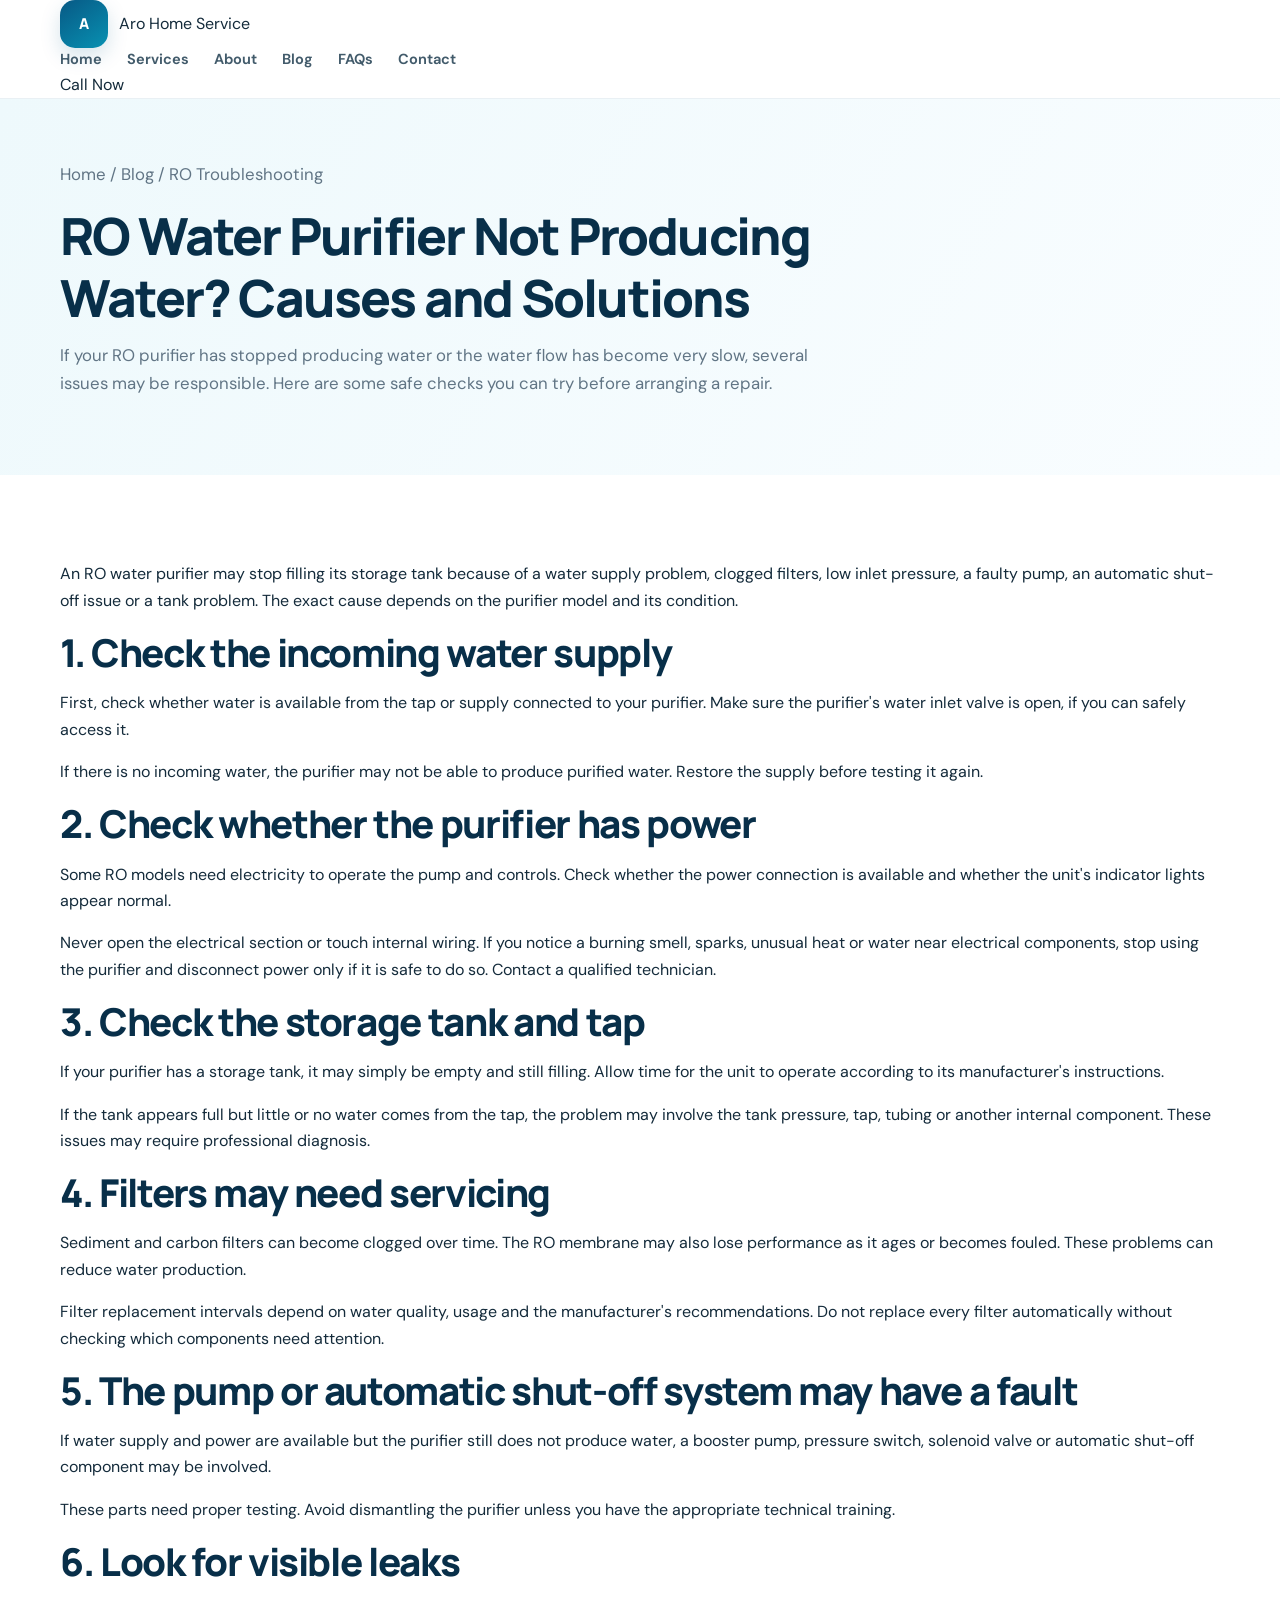
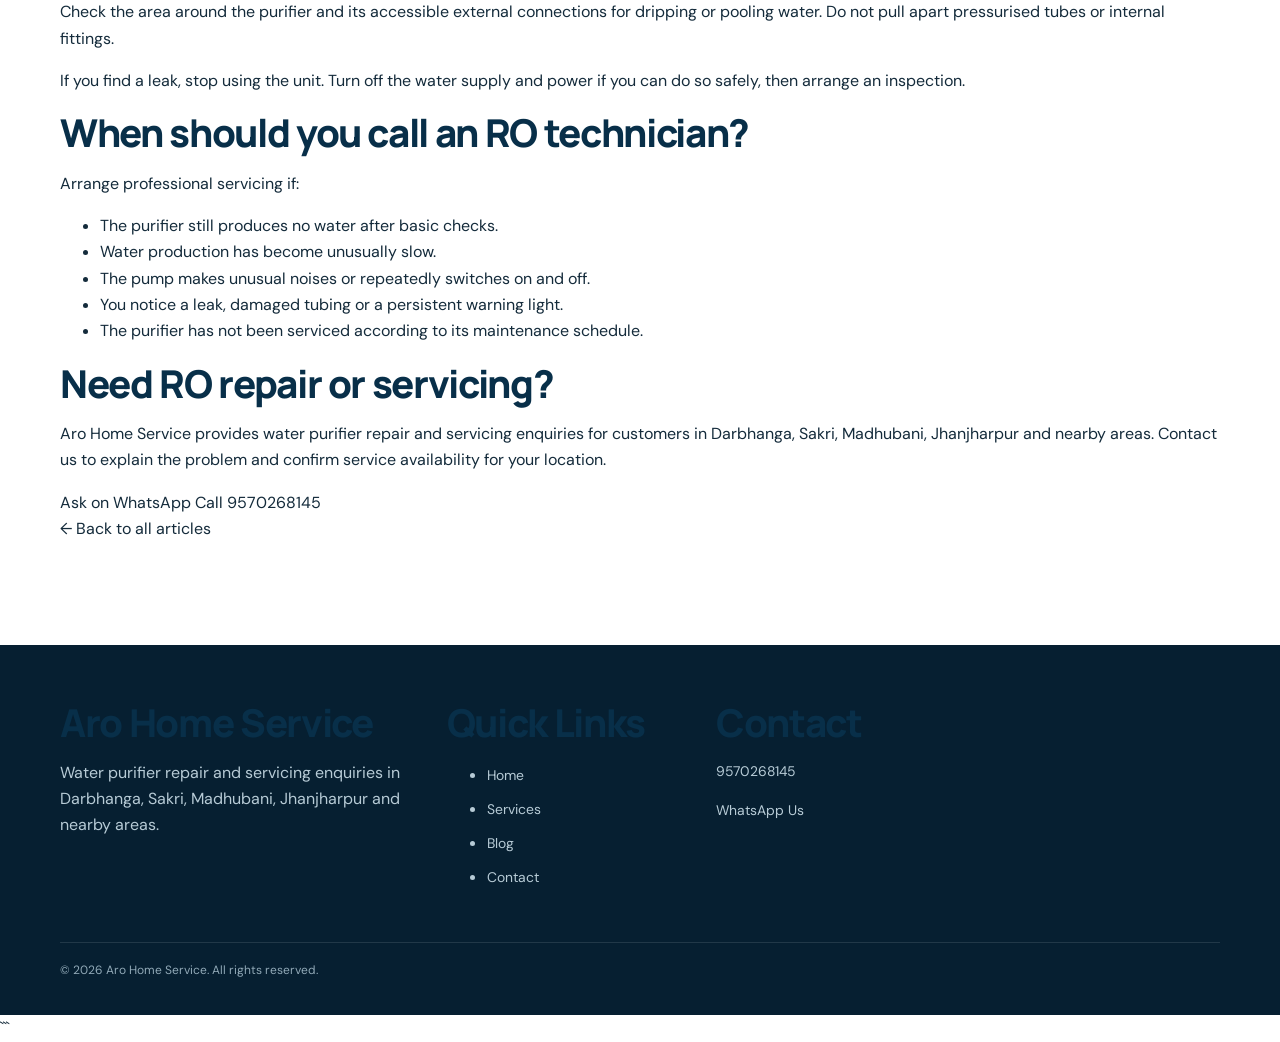
<file: blog/ro-water-not-producing.html>
<!DOCTYPE html>
<html lang="en">
<head>
  <meta charset="UTF-8">
  <meta name="viewport" content="width=device-width, initial-scale=1.0">
  <meta name="theme-color" content="#075985">

  <title>RO Not Producing Water? Causes & Solutions | Aro Home Service</title>
  <meta name="description" content="Is your RO water purifier not producing water? Learn common causes, safe checks and when to contact Aro Home Service for RO repair in Darbhanga, Sakri and Madhubani.">
  <meta name="robots" content="index, follow">
  <link rel="canonical" href="https://arohomeservice.in/blog/ro-not-producing-water.html">

  <meta property="og:type" content="article">
  <meta property="og:title" content="RO Water Purifier Not Producing Water?">
  <meta property="og:description" content="Understand common RO water flow problems, safe checks and when to arrange professional servicing.">
  <meta property="og:url" content="https://arohomeservice.in/blog/ro-not-producing-water.html">
  <meta property="og:site_name" content="Aro Home Service">

  <link rel="icon" href="/assets/images/favicon.svg" type="image/svg+xml">
  <link rel="stylesheet" href="/css/style.css">
  <script src="/js/main.js" defer></script>

  <script type="application/ld+json">
  {
    "@context": "https://schema.org",
    "@type": "Article",
    "headline": "RO Water Purifier Not Producing Water? Causes and Solutions",
    "description": "A practical guide to common causes of low or no water output from an RO water purifier.",
    "mainEntityOfPage": {
      "@type": "WebPage",
      "@id": "https://arohomeservice.in/blog/ro-not-producing-water.html"
    },
    "publisher": {
      "@type": "Organization",
      "name": "Aro Home Service",
      "url": "https://arohomeservice.in/"
    }
  }
  </script>
</head>

<body>
  <header class="site-header">
    <div class="container header-inner">
      <a class="brand" href="/" aria-label="Aro Home Service homepage">
        <span class="brand-mark">A</span>
        <span class="brand-text">Aro Home Service</span>
      </a>

      <button class="menu-toggle" type="button"
        aria-label="Toggle navigation" aria-expanded="false">
        ☰ <span class="sr-only">Toggle navigation</span>
      </button>

      <nav class="main-nav" aria-label="Main navigation">
        <a href="/">Home</a>
        <a href="/services.html">Services</a>
        <a href="/about.html">About</a>
        <a href="/blog/">Blog</a>
        <a href="/faq.html">FAQs</a>
        <a href="/contact.html">Contact</a>
      </nav>

      <a class="button button-primary header-cta"
         href="tel:+919570268145">Call Now</a>
    </div>
  </header>

  <main>
    <section class="page-hero">
      <div class="container content-narrow">
        <p><a href="/">Home</a> / <a href="/blog/">Blog</a> / RO Troubleshooting</p>
        <h1>RO Water Purifier Not Producing Water? Causes and Solutions</h1>
        <p>
          If your RO purifier has stopped producing water or the water flow
          has become very slow, several issues may be responsible. Here are
          some safe checks you can try before arranging a repair.
        </p>
      </div>
    </section>

    <article class="section">
      <div class="container content-narrow">
        <p>
          An RO water purifier may stop filling its storage tank because of
          a water supply problem, clogged filters, low inlet pressure, a
          faulty pump, an automatic shut-off issue or a tank problem.
          The exact cause depends on the purifier model and its condition.
        </p>

        <h2>1. Check the incoming water supply</h2>
        <p>
          First, check whether water is available from the tap or supply
          connected to your purifier. Make sure the purifier's water inlet
          valve is open, if you can safely access it.
        </p>
        <p>
          If there is no incoming water, the purifier may not be able to
          produce purified water. Restore the supply before testing it again.
        </p>

        <h2>2. Check whether the purifier has power</h2>
        <p>
          Some RO models need electricity to operate the pump and controls.
          Check whether the power connection is available and whether the
          unit's indicator lights appear normal.
        </p>
        <p>
          Never open the electrical section or touch internal wiring.
          If you notice a burning smell, sparks, unusual heat or water near
          electrical components, stop using the purifier and disconnect
          power only if it is safe to do so. Contact a qualified technician.
        </p>

        <h2>3. Check the storage tank and tap</h2>
        <p>
          If your purifier has a storage tank, it may simply be empty and
          still filling. Allow time for the unit to operate according to
          its manufacturer's instructions.
        </p>
        <p>
          If the tank appears full but little or no water comes from the tap,
          the problem may involve the tank pressure, tap, tubing or another
          internal component. These issues may require professional diagnosis.
        </p>

        <h2>4. Filters may need servicing</h2>
        <p>
          Sediment and carbon filters can become clogged over time. The RO
          membrane may also lose performance as it ages or becomes fouled.
          These problems can reduce water production.
        </p>
        <p>
          Filter replacement intervals depend on water quality, usage and
          the manufacturer's recommendations. Do not replace every filter
          automatically without checking which components need attention.
        </p>

        <h2>5. The pump or automatic shut-off system may have a fault</h2>
        <p>
          If water supply and power are available but the purifier still
          does not produce water, a booster pump, pressure switch, solenoid
          valve or automatic shut-off component may be involved.
        </p>
        <p>
          These parts need proper testing. Avoid dismantling the purifier
          unless you have the appropriate technical training.
        </p>

        <h2>6. Look for visible leaks</h2>
        <p>
          Check the area around the purifier and its accessible external
          connections for dripping or pooling water. Do not pull apart
          pressurised tubes or internal fittings.
        </p>
        <p>
          If you find a leak, stop using the unit. Turn off the water supply
          and power if you can do so safely, then arrange an inspection.
        </p>

        <h2>When should you call an RO technician?</h2>
        <p>Arrange professional servicing if:</p>
        <ul>
          <li>The purifier still produces no water after basic checks.</li>
          <li>Water production has become unusually slow.</li>
          <li>The pump makes unusual noises or repeatedly switches on and off.</li>
          <li>You notice a leak, damaged tubing or a persistent warning light.</li>
          <li>The purifier has not been serviced according to its maintenance schedule.</li>
        </ul>

        <h2>Need RO repair or servicing?</h2>
        <p>
          Aro Home Service provides water purifier repair and servicing
          enquiries for customers in Darbhanga, Sakri, Madhubani,
          Jhanjharpur and nearby areas. Contact us to explain the problem
          and confirm service availability for your location.
        </p>

        <div class="button-group">
          <a class="button button-primary"
             href="https://wa.me/919570268145?text=Hello%20Aro%20Home%20Service%2C%20my%20RO%20purifier%20is%20not%20producing%20water.%20Please%20help%20me%20with%20a%20service%20enquiry."
             target="_blank" rel="noopener noreferrer">
            Ask on WhatsApp
          </a>
          <a class="button button-secondary"
             href="tel:+919570268145">Call 9570268145</a>
        </div>

        <p>
          <a href="/blog/">← Back to all articles</a>
        </p>
      </div>
    </article>
  </main>

  <footer class="site-footer">
    <div class="container footer-grid">
      <div>
        <h2 class="footer-heading">Aro Home Service</h2>
        <p>
          Water purifier repair and servicing enquiries in Darbhanga,
          Sakri, Madhubani, Jhanjharpur and nearby areas.
        </p>
      </div>

      <div>
        <h2 class="footer-heading">Quick Links</h2>
        <ul class="footer-links">
          <li><a href="/">Home</a></li>
          <li><a href="/services.html">Services</a></li>
          <li><a href="/blog/">Blog</a></li>
          <li><a href="/contact.html">Contact</a></li>
        </ul>
      </div>

      <div>
        <h2 class="footer-heading">Contact</h2>
        <p><a href="tel:+919570268145">9570268145</a></p>
        <p>
          <a href="https://wa.me/919570268145"
             target="_blank" rel="noopener noreferrer">WhatsApp Us</a>
        </p>
      </div>
    </div>

    <div class="container footer-bottom">
      <p>© <span data-year></span> Aro Home Service. All rights reserved.</p>
    </div>
  </footer>
</body>
</html>
```
</file>
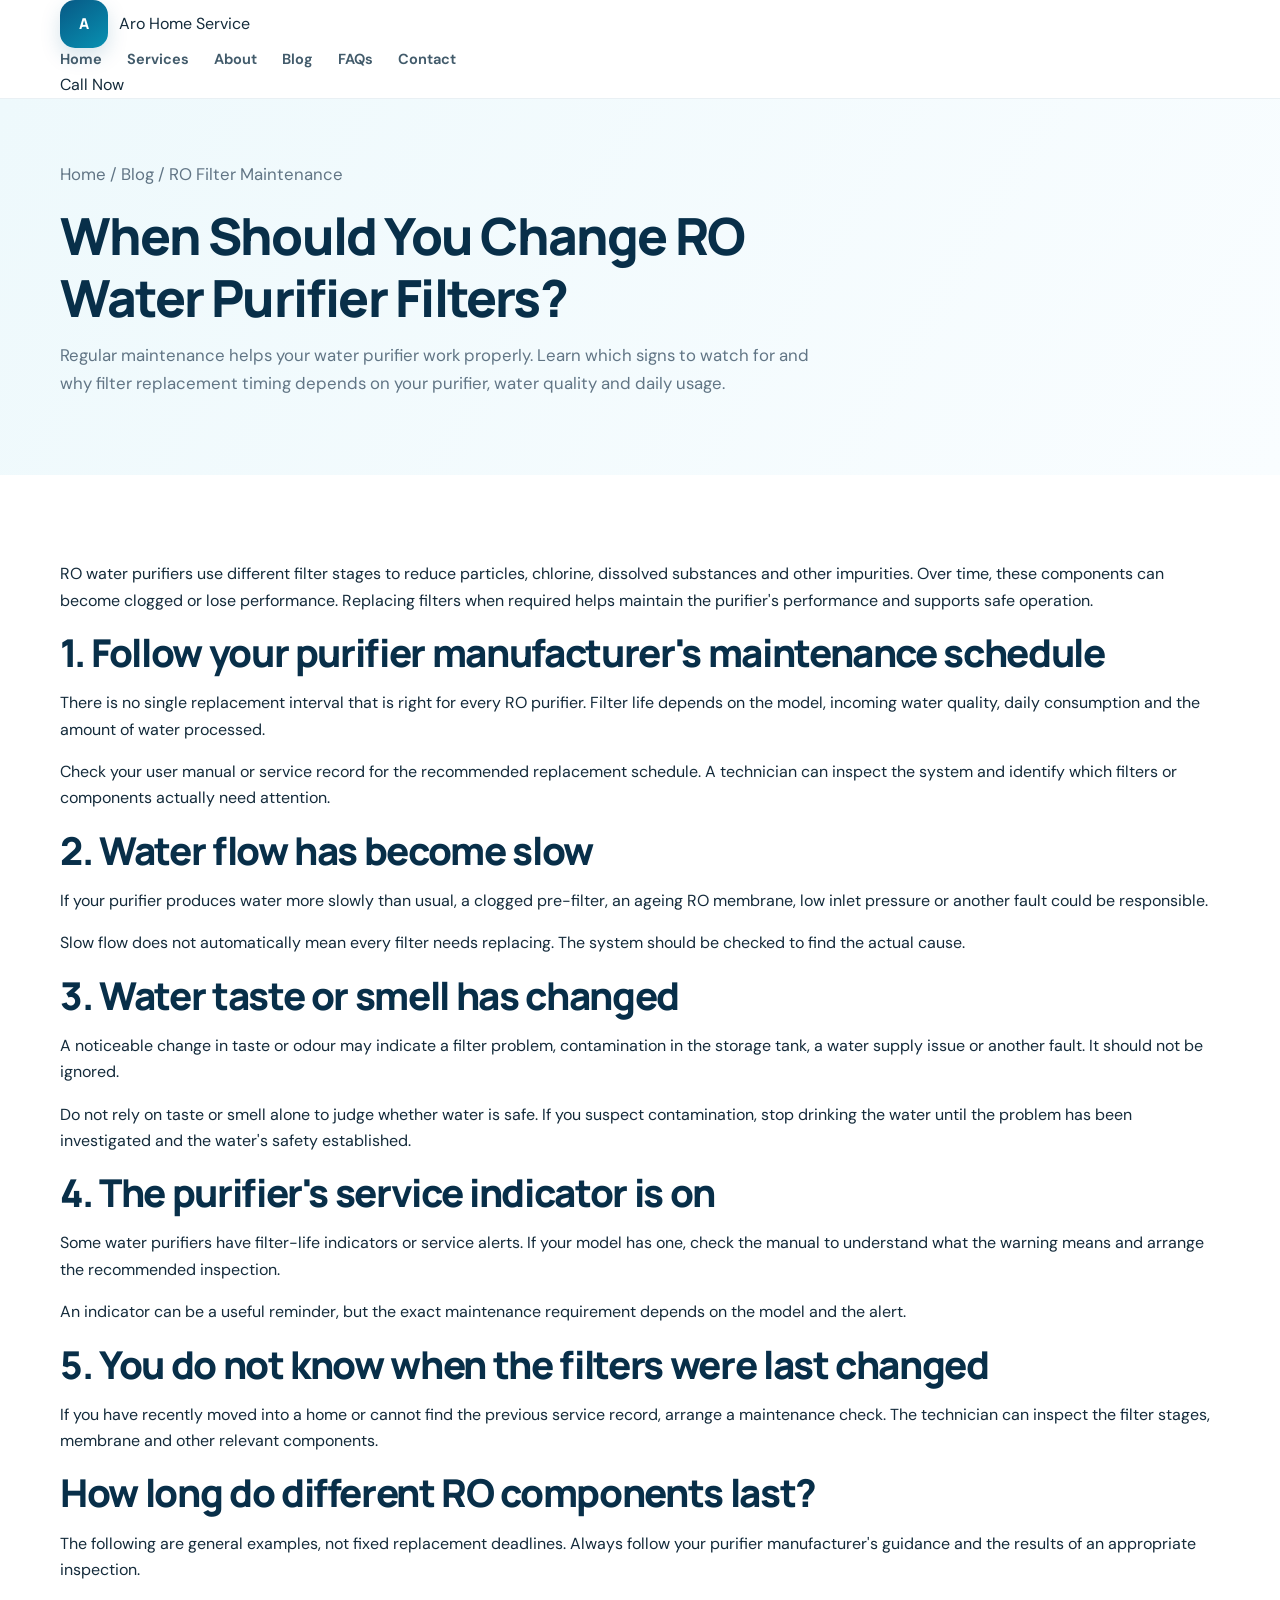
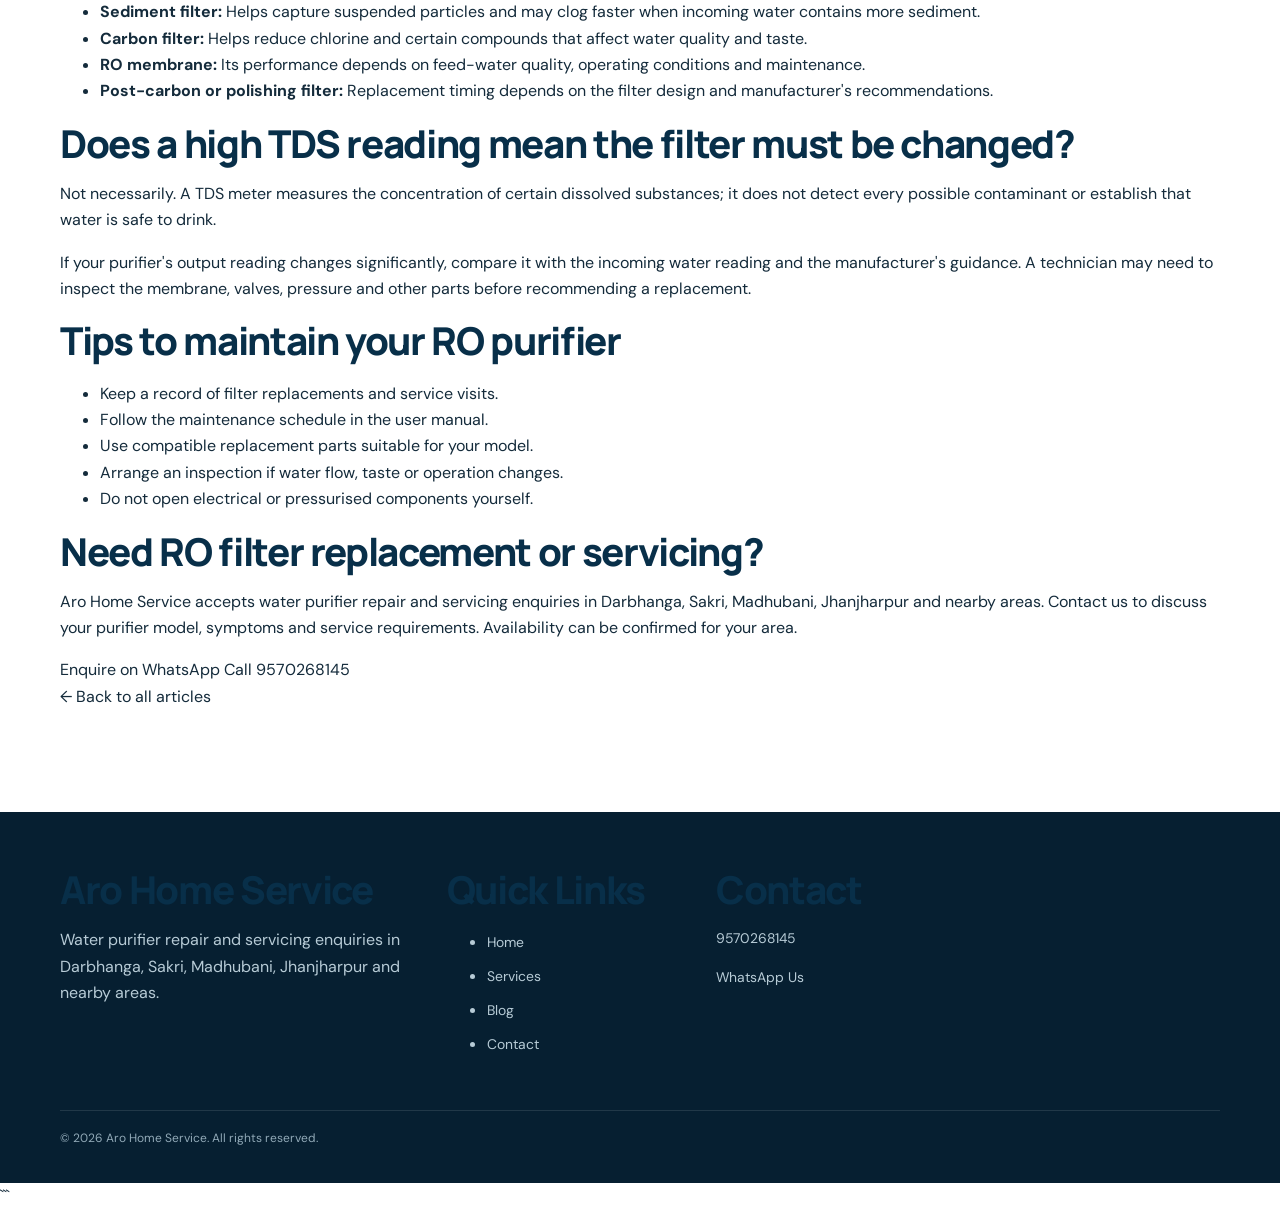
<file: blog/when-to-change-ro-filter.html>
<!DOCTYPE html>
<html lang="en">
<head>
  <meta charset="UTF-8">
  <meta name="viewport" content="width=device-width, initial-scale=1.0">
  <meta name="theme-color" content="#075985">

  <title>When to Change RO Filters? Signs & Maintenance Guide</title>
  <meta name="description" content="Learn when to replace RO water purifier filters, common warning signs and what affects filter life. Contact Aro Home Service for RO servicing in Darbhanga, Sakri and Madhubani.">
  <meta name="robots" content="index, follow">
  <link rel="canonical" href="https://arohomeservice.in/blog/when-to-change-ro-filter.html">

  <meta property="og:type" content="article">
  <meta property="og:title" content="When Should You Change RO Filters?">
  <meta property="og:description" content="Understand RO filter replacement signs, maintenance intervals and when to arrange professional servicing.">
  <meta property="og:url" content="https://arohomeservice.in/blog/when-to-change-ro-filter.html">
  <meta property="og:site_name" content="Aro Home Service">

  <link rel="icon" href="/assets/images/favicon.svg" type="image/svg+xml">
  <link rel="stylesheet" href="/css/style.css">
  <script src="/js/main.js" defer></script>

  <script type="application/ld+json">
  {
    "@context": "https://schema.org",
    "@type": "Article",
    "headline": "When to Change RO Water Purifier Filters",
    "description": "A guide to RO filter replacement signs, maintenance intervals and professional servicing.",
    "mainEntityOfPage": {
      "@type": "WebPage",
      "@id": "https://arohomeservice.in/blog/when-to-change-ro-filter.html"
    },
    "publisher": {
      "@type": "Organization",
      "name": "Aro Home Service",
      "url": "https://arohomeservice.in/"
    }
  }
  </script>
</head>

<body>
  <header class="site-header">
    <div class="container header-inner">
      <a class="brand" href="/" aria-label="Aro Home Service homepage">
        <span class="brand-mark">A</span>
        <span class="brand-text">Aro Home Service</span>
      </a>

      <button class="menu-toggle" type="button"
        aria-label="Toggle navigation" aria-expanded="false">
        ☰ <span class="sr-only">Toggle navigation</span>
      </button>

      <nav class="main-nav" aria-label="Main navigation">
        <a href="/">Home</a>
        <a href="/services.html">Services</a>
        <a href="/about.html">About</a>
        <a href="/blog/">Blog</a>
        <a href="/faq.html">FAQs</a>
        <a href="/contact.html">Contact</a>
      </nav>

      <a class="button button-primary header-cta"
        href="tel:+919570268145">Call Now</a>
    </div>
  </header>

  <main>
    <section class="page-hero">
      <div class="container content-narrow">
        <p><a href="/">Home</a> / <a href="/blog/">Blog</a> / RO Filter Maintenance</p>
        <h1>When Should You Change RO Water Purifier Filters?</h1>
        <p>
          Regular maintenance helps your water purifier work properly.
          Learn which signs to watch for and why filter replacement timing
          depends on your purifier, water quality and daily usage.
        </p>
      </div>
    </section>

    <article class="section">
      <div class="container content-narrow">
        <p>
          RO water purifiers use different filter stages to reduce particles,
          chlorine, dissolved substances and other impurities. Over time,
          these components can become clogged or lose performance.
          Replacing filters when required helps maintain the purifier's
          performance and supports safe operation.
        </p>

        <h2>1. Follow your purifier manufacturer's maintenance schedule</h2>
        <p>
          There is no single replacement interval that is right for every
          RO purifier. Filter life depends on the model, incoming water
          quality, daily consumption and the amount of water processed.
        </p>
        <p>
          Check your user manual or service record for the recommended
          replacement schedule. A technician can inspect the system and
          identify which filters or components actually need attention.
        </p>

        <h2>2. Water flow has become slow</h2>
        <p>
          If your purifier produces water more slowly than usual, a clogged
          pre-filter, an ageing RO membrane, low inlet pressure or another
          fault could be responsible.
        </p>
        <p>
          Slow flow does not automatically mean every filter needs replacing.
          The system should be checked to find the actual cause.
        </p>

        <h2>3. Water taste or smell has changed</h2>
        <p>
          A noticeable change in taste or odour may indicate a filter
          problem, contamination in the storage tank, a water supply issue
          or another fault. It should not be ignored.
        </p>
        <p>
          Do not rely on taste or smell alone to judge whether water is safe.
          If you suspect contamination, stop drinking the water until the
          problem has been investigated and the water's safety established.
        </p>

        <h2>4. The purifier's service indicator is on</h2>
        <p>
          Some water purifiers have filter-life indicators or service alerts.
          If your model has one, check the manual to understand what the
          warning means and arrange the recommended inspection.
        </p>
        <p>
          An indicator can be a useful reminder, but the exact maintenance
          requirement depends on the model and the alert.
        </p>

        <h2>5. You do not know when the filters were last changed</h2>
        <p>
          If you have recently moved into a home or cannot find the previous
          service record, arrange a maintenance check. The technician can
          inspect the filter stages, membrane and other relevant components.
        </p>

        <h2>How long do different RO components last?</h2>
        <p>
          The following are general examples, not fixed replacement deadlines.
          Always follow your purifier manufacturer's guidance and the results
          of an appropriate inspection.
        </p>

        <ul>
          <li><strong>Sediment filter:</strong> Helps capture suspended particles and may clog faster when incoming water contains more sediment.</li>
          <li><strong>Carbon filter:</strong> Helps reduce chlorine and certain compounds that affect water quality and taste.</li>
          <li><strong>RO membrane:</strong> Its performance depends on feed-water quality, operating conditions and maintenance.</li>
          <li><strong>Post-carbon or polishing filter:</strong> Replacement timing depends on the filter design and manufacturer's recommendations.</li>
        </ul>

        <h2>Does a high TDS reading mean the filter must be changed?</h2>
        <p>
          Not necessarily. A TDS meter measures the concentration of certain
          dissolved substances; it does not detect every possible
          contaminant or establish that water is safe to drink.
        </p>
        <p>
          If your purifier's output reading changes significantly, compare
          it with the incoming water reading and the manufacturer's guidance.
          A technician may need to inspect the membrane, valves, pressure
          and other parts before recommending a replacement.
        </p>

        <h2>Tips to maintain your RO purifier</h2>
        <ul>
          <li>Keep a record of filter replacements and service visits.</li>
          <li>Follow the maintenance schedule in the user manual.</li>
          <li>Use compatible replacement parts suitable for your model.</li>
          <li>Arrange an inspection if water flow, taste or operation changes.</li>
          <li>Do not open electrical or pressurised components yourself.</li>
        </ul>

        <h2>Need RO filter replacement or servicing?</h2>
        <p>
          Aro Home Service accepts water purifier repair and servicing
          enquiries in Darbhanga, Sakri, Madhubani, Jhanjharpur and nearby
          areas. Contact us to discuss your purifier model, symptoms and
          service requirements. Availability can be confirmed for your area.
        </p>

        <div class="button-group">
          <a class="button button-primary"
            href="https://wa.me/919570268145?text=Hello%20Aro%20Home%20Service%2C%20I%20need%20an%20RO%20filter%20inspection%20or%20replacement.%20Please%20contact%20me."
            target="_blank" rel="noopener noreferrer">
            Enquire on WhatsApp
          </a>

          <a class="button button-secondary"
            href="tel:+919570268145">Call 9570268145</a>
        </div>

        <p><a href="/blog/">← Back to all articles</a></p>
      </div>
    </article>
  </main>

  <footer class="site-footer">
    <div class="container footer-grid">
      <div>
        <h2 class="footer-heading">Aro Home Service</h2>
        <p>
          Water purifier repair and servicing enquiries in Darbhanga,
          Sakri, Madhubani, Jhanjharpur and nearby areas.
        </p>
      </div>

      <div>
        <h2 class="footer-heading">Quick Links</h2>
        <ul class="footer-links">
          <li><a href="/">Home</a></li>
          <li><a href="/services.html">Services</a></li>
          <li><a href="/blog/">Blog</a></li>
          <li><a href="/contact.html">Contact</a></li>
        </ul>
      </div>

      <div>
        <h2 class="footer-heading">Contact</h2>
        <p><a href="tel:+919570268145">9570268145</a></p>
        <p>
          <a href="https://wa.me/919570268145"
            target="_blank" rel="noopener noreferrer">WhatsApp Us</a>
        </p>
      </div>
    </div>

    <div class="container footer-bottom">
      <p>© <span data-year></span> Aro Home Service. All rights reserved.</p>
    </div>
  </footer>
</body>
</html>
```
</file>
<file: css/style.css>
@import url('https://fonts.googleapis.com/css2?family=DM+Sans:wght@400;500;600;700&family=Manrope:wght@400;500;600;700;800&display=swap');

:root {
  --navy: #082f49;
  --blue: #075985;
  --blue2: #0e7490;
  --cyan: #22d3ee;
  --ink: #142b3b;
  --muted: #617585;
  --line: #dce7ed;
  --soft: #f1f8fb;
  --white: #fff;
  --shadow: 0 18px 50px rgba(8,47,73,.11);
  --radius: 20px;
}

* {
  box-sizing: border-box;
}

html {
  scroll-behavior: smooth;
  scroll-padding-top: 90px;
}

body {
  margin: 0;
  color: var(--ink);
  font-family: 'DM Sans', Arial, sans-serif;
  line-height: 1.65;
  background: #fff;
}

h1, h2, h3, h4 {
  font-family: Manrope, 'DM Sans', sans-serif;
  line-height: 1.2;
  letter-spacing: -.035em;
  color: var(--navy);
  margin: 0 0 14px;
}

h1 {
  font-size: clamp(2.5rem, 5vw, 4.55rem);
  font-weight: 800;
}

h2 {
  font-size: clamp(2rem, 3vw, 2.75rem);
  font-weight: 800;
}

h3 {
  font-size: 1.2rem;
  font-weight: 750;
}

p {
  margin: 0 0 16px;
}

a {
  color: inherit;
  text-decoration: none;
}

a:focus-visible,
button:focus-visible,
summary:focus-visible {
  outline: 3px solid #22d3ee;
  outline-offset: 3px;
}

.container {
  width: min(1160px, calc(100% - 40px));
  margin-inline: auto;
}

.skip-link {
  position: absolute;
  left: -999px;
  top: 8px;
  background: #fff;
  padding: 10px;
  z-index: 99;
}

.skip-link:focus {
  left: 8px;
}

.sr-only {
  position: absolute;
  width: 1px;
  height: 1px;
  padding: 0;
  margin: -1px;
  overflow: hidden;
  clip: rect(0, 0, 0, 0);
  white-space: nowrap;
  border: 0;
}

/* TOP BAR */

.topbar {
  background: var(--navy);
  color: #d8eef7;
  font-size: .83rem;
}

.topbar-inner {
  display: flex;
  justify-content: space-between;
  gap: 20px;
  padding: 8px 0;
}

.topbar a {
  font-weight: 700;
  color: #fff;
}

/* HEADER AND NAVIGATION */

.site-header {
  position: sticky;
  top: 0;
  z-index: 20;
  background: rgba(255,255,255,.96);
  backdrop-filter: blur(12px);
  border-bottom: 1px solid #e9f0f4;
}

.nav-wrap {
  display: flex;
  align-items: center;
  justify-content: space-between;
  min-height: 82px;
  gap: 20px;
}

.brand {
  display: flex;
  align-items: center;
  gap: 11px;
  min-width: max-content;
}

.brand-mark {
  display: grid;
  place-items: center;
  width: 48px;
  height: 48px;
  border-radius: 15px;
  background: linear-gradient(145deg, var(--blue), #0891b2);
  color: #fff;
  font-family: Manrope, sans-serif;
  font-size: 15px;
  font-weight: 800;
  letter-spacing: -.06em;
  box-shadow: 0 8px 20px #0759852b;
}

.brand-copy {
  display: grid;
  line-height: 1.3;
}

.brand-copy strong {
  font-family: Manrope, sans-serif;
  font-size: 1.02rem;
  color: var(--navy);
}

.brand-copy small {
  font-size: .72rem;
  color: var(--muted);
  margin-top: 4px;
}

.main-nav {
  display: flex;
  align-items: center;
  gap: 25px;
  font-size: .91rem;
  font-weight: 650;
  
}

.main-nav > a {
  color: #425b6b;
  transition: color .2s;
}

.main-nav > a:hover,
.main-nav > a.active {
  color: var(--blue);
}

.main-nav .nav-cta {
  background: var(--blue);
  color: #fff;
  padding: 11px 17px;
  border-radius: 11px;
}

.menu-toggle {
  display: none;
  border: 1px solid var(--line);
  background: white;
  border-radius: 10px;
  padding: 8px 12px;
  font-size: 1.2rem;
  color: var(--navy);
}

/* HERO SECTION */

.hero {
  overflow: hidden;
  position: relative;
  background:
    radial-gradient(ellipse at 85% 25%, #c9f5fb 0, transparent 35%),
    linear-gradient(120deg, #f5fbfd 0%, #fff 58%, #e8f8fb 100%);
  padding: 78px 0 74px;
}

.hero-grid {
  display: grid;
  grid-template-columns: 1.04fr .96fr;
  align-items: center;
  gap: 50px;
}

.eyebrow {
  font-size: .76rem;
  letter-spacing: .14em;
  font-weight: 800;
  color: var(--blue2);
  margin-bottom: 16px;
}

.eyebrow-dot {
  display: inline-block;
  width: 8px;
  height: 8px;
  border-radius: 50%;
  background: #06b6d4;
  margin-right: 8px;
}

.hero h1 {
  max-width: 680px;
}

.hero-lead {
  max-width: 610px;
  font-size: 1.1rem;
  color: #526b7b;
  margin: 20px 0 26px;
}

.hero-actions {
  display: flex;
  flex-wrap: wrap;
  gap: 12px;
}

.btn {
  display: inline-flex;
  align-items: center;
  justify-content: center;
  gap: 9px;
  border-radius: 12px;
  padding: 13px 20px;
  font-weight: 750;
  font-size: .95rem;
  transition: transform .2s, box-shadow .2s;
}

.btn:hover {
  transform: translateY(-2px);
}

.btn-primary {
  background: var(--blue);
  color: #fff;
  box-shadow: 0 10px 22px #0759852b;
}

.btn-light {
  background: #fff;
  color: var(--navy);
  border: 1px solid #d5e6ed;
}

.btn-white {
  background: #fff;
  color: var(--blue);
  box-shadow: 0 10px 25px #002b4422;
}

.trust-points {
  display: flex;
  flex-wrap: wrap;
  gap: 13px 18px;
  margin-top: 26px;
  color: #3e6170;
  font-size: .83rem;
  font-weight: 600;
}

.fine-print {
  font-size: .73rem;
  color: #788b98;
  margin-top: 10px;
}

/* CSS WATER PURIFIER ILLUSTRATION */

.hero-visual {
  position: relative;
  min-height: 430px;
  display: grid;
  place-items: center;
}

.hero-circle {
  position: absolute;
  width: 350px;
  height: 350px;
  background: linear-gradient(135deg, #d5f7fb, #9de7f2);
  border-radius: 50%;
  right: 5%;
  top: 8%;
  opacity: .8;
}

.hero-orbit {
  position: absolute;
  border: 1px solid #8ddde8;
  border-radius: 50%;
  z-index: 1;
}

.orbit-one {
  width: 420px;
  height: 300px;
  transform: rotate(-25deg);
}

.orbit-two {
  width: 390px;
  height: 390px;
  border-style: dashed;
  opacity: .6;
}

.purifier-card {
  position: relative;
  z-index: 2;
  filter: drop-shadow(0 22px 20px #0c49632a);
  transform: rotate(-3deg);
}

.purifier-top {
  width: 135px;
  height: 27px;
  margin: auto;
  background: #e6f1f4;
  border: 2px solid #c4d8e0;
  border-radius: 9px 9px 3px 3px;
  display: flex;
  justify-content: center;
  gap: 7px;
  padding: 6px;
}

.purifier-top span {
  width: 7px;
  height: 7px;
  border-radius: 50%;
  background: #36b9d0;
}

.purifier-body {
  width: 174px;
  height: 250px;
  background: linear-gradient(
    100deg,
    #d5e4e9,
    #fff 22%,
    #e9f2f5 80%,
    #b8d2dd
  );
  border: 2px solid #b8d0db;
  border-radius: 24px 24px 17px 17px;
  position: relative;
  box-shadow: inset -8px 0 15px #b4cbd444;
}

.purifier-logo {
  position: absolute;
  top: 47px;
  left: 0;
  right: 0;
  text-align: center;
  color: #08769a;
  font-weight: 800;
  font-size: 1.2rem;
  line-height: 1.05;
  letter-spacing: .08em;
}

.purifier-logo small {
  font-size: .56rem;
  letter-spacing: .23em;
}

.purifier-display {
  position: absolute;
  top: 113px;
  left: 58px;
  width: 58px;
  height: 31px;
  border-radius: 6px;
  background: #083b55;
  box-shadow: inset 0 0 0 4px #9ed7e3;
}

.purifier-tap {
  position: absolute;
  bottom: -13px;
  left: 76px;
  width: 22px;
  height: 23px;
  background: #879da7;
  border-radius: 0 0 6px 6px;
}

.purifier-base {
  height: 12px;
  width: 190px;
  background: #a7c0cb;
  border-radius: 5px;
  margin: 0 auto;
}

.water-drop {
  position: absolute;
  z-index: 3;
  top: 30px;
  right: 16%;
  font-size: 4rem;
  color: #20b8d1;
  transform: rotate(20deg);
}

.float-tag {
  position: absolute;
  z-index: 4;
  display: flex;
  align-items: center;
  gap: 10px;
  padding: 12px 15px;
  background: #fff;
  border: 1px solid #e4f0f4;
  border-radius: 14px;
  box-shadow: var(--shadow);
}

.float-tag strong,
.float-tag small {
  display: block;
}

.float-tag strong {
  font-size: .82rem;
  color: var(--navy);
}

.float-tag small {
  font-size: .69rem;
  color: var(--muted);
}

.tag-icon {
  display: grid;
  place-items: center;
  width: 35px;
  height: 35px;
  border-radius: 10px;
  background: #dff8fb;
  color: #087d98;
  font-size: 1.2rem;
}

.tag-left {
  left: 0;
  top: 25%;
}

.tag-right {
  right: -3%;
  bottom: 22%;
}

/* SERVICES STRIP */

.service-strip {
  background: var(--navy);
  color: #fff;
}

.strip-grid {
  display: grid;
  grid-template-columns: repeat(4, 1fr);
}

.strip-grid > div {
  padding: 24px 22px;
  border-right: 1px solid #ffffff20;
}

.strip-grid > div:first-child {
  padding-left: 0;
}

.strip-grid > div:last-child {
  border: 0;
}

.strip-grid strong,
.strip-grid span {
  display: block;
}

.strip-grid strong {
  font-family: Manrope, sans-serif;
  font-size: 1.02rem;
}

.strip-grid span {
  color: #bad3df;
  font-size: .8rem;
  margin-top: 3px;
}

/* GENERAL SECTIONS */

.section {
  padding: 86px 0;
}

.section-soft {
  background: var(--soft);
}

.section-heading {
  max-width: 700px;
  text-align: center;
  margin: 0 auto 38px;
}

.section-heading > p:last-child {
  color: var(--muted);
  font-size: 1rem;
}

/* SERVICE CARDS */

.cards-grid {
  display: grid;
  grid-template-columns: repeat(4, 1fr);
  gap: 18px;
}

.service-card {
  padding: 26px 22px;
  border: 1px solid #e2edf2;
  border-radius: 18px;
  background: #fff;
  box-shadow: 0 7px 24px #0b42520a;
  transition: transform .2s, box-shadow .2s;
}

.service-card:hover {
  transform: translateY(-5px);
  box-shadow: var(--shadow);
}

.service-icon {
  display: grid;
  place-items: center;
  width: 50px;
  height: 50px;
  border-radius: 15px;
  background: #e2f7fa;
  color: #087a97;
  font-size: 1.65rem;
  margin-bottom: 20px;
}

.service-card p {
  font-size: .91rem;
  color: var(--muted);
  min-height: 92px;
}

.text-link {
  font-weight: 750;
  color: var(--blue);
  font-size: .9rem;
}

/* BOOKING STEPS AND AREAS */

.two-col {
  display: grid;
  grid-template-columns: 1fr .85fr;
  gap: 75px;
  align-items: center;
}

.muted {
  color: var(--muted);
}

.steps {
  list-style: none;
  padding: 0;
  margin: 30px 0 0;
}

.steps li {
  display: flex;
  gap: 17px;
  margin: 0 0 22px;
}

.steps li > span {
  font-family: Manrope, sans-serif;
  font-weight: 800;
  color: #0796b5;
  background: #dcf7fb;
  border-radius: 12px;
  width: 47px;
  height: 47px;
  display: grid;
  place-items: center;
  flex-shrink: 0;
}

.steps strong {
  color: var(--navy);
}

.steps p {
  font-size: .9rem;
  color: var(--muted);
  margin: 4px 0 0;
}

.info-panel {
  padding: 28px;
  background: #fff;
  border: 1px solid #e0edf2;
  border-radius: 22px;
  box-shadow: var(--shadow);
}

.info-panel-top {
  display: flex;
  gap: 14px;
  align-items: flex-start;
}

.panel-icon {
  display: grid;
  place-items: center;
  width: 48px;
  height: 48px;
  background: #e3f8fb;
  color: #067a97;
  border-radius: 14px;
  font-size: 1.6rem;
}

.info-panel-top h3 {
  margin: 0 0 5px;
}

.info-panel-top p {
  font-size: .85rem;
  color: var(--muted);
}

.area-list {
  list-style: none;
  margin: 10px 0 22px;
  padding: 0;
}

.area-list li {
  border-bottom: 1px solid #e7eff3;
}

.area-list a {
  display: flex;
  justify-content: space-between;
  padding: 12px 2px;
  font-weight: 650;
}

.area-list a span {
  color: var(--blue);
}

.btn-full {
  width: 100%;
}

/* COMMON PROBLEMS */

.problem-grid {
  display: grid;
  grid-template-columns: repeat(3, 1fr);
  gap: 15px;
}

.problem-item {
  display: flex;
  gap: 14px;
  align-items: flex-start;
  border: 1px solid var(--line);
  padding: 22px;
  border-radius: 16px;
  transition: border .2s, transform .2s;
}

.problem-item:hover {
  border-color: #7acddd;
  transform: translateY(-3px);
}

.problem-item > span {
  font-weight: 800;
  color: #0e91ae;
  font-size: .8rem;
}

.problem-item h3 {
  font-size: 1.04rem;
  margin-bottom: 8px;
}

.problem-item p {
  color: var(--muted);
  font-size: .85rem;
  margin: 0;
}

.problem-item > b {
  margin-left: auto;
  color: var(--blue);
}

/* CTA SECTION */

.cta-band {
  background: linear-gradient(110deg, #075985, #0e7490);
  color: white;
  padding: 52px 0;
}

.cta-content {
  display: flex;
  align-items: center;
  justify-content: space-between;
  gap: 30px;
}

.cta-content h2 {
  color: #fff;
  margin-bottom: 8px;
}

.cta-content p {
  color: #d7f0f7;
  margin-bottom: 0;
}

.cta-content .eyebrow {
  color: #a9edf7;
}

/* FAQ */

.faq-list {
  max-width: 850px;
  margin: 0 auto;
}

.faq-list details {
  border-bottom: 1px solid var(--line);
  padding: 19px 4px;
}

.faq-list summary {
  font-weight: 750;
  color: var(--navy);
  cursor: pointer;
  list-style: none;
  position: relative;
  padding-right: 35px;
}

.faq-list summary::-webkit-details-marker {
  display: none;
}

.faq-list summary:after {
  content: '+';
  position: absolute;
  right: 4px;
  top: -3px;
  font-size: 1.4rem;
  color: var(--blue);
}

.faq-list details[open] summary:after {
  content: '−';
}

.faq-list details p {
  color: var(--muted);
  margin: 14px 35px 0 0;
}

.center-link {
  text-align: center;
  margin-top: 25px;
}

/* FOOTER */

.site-footer {
  background: #061f31;
  color: #b7cbd6;
  padding: 55px 0 18px;
}

.footer-grid {
  display: grid;
  grid-template-columns: 1.5fr 1fr 1fr 1fr;
  gap: 35px;
}

.brand-footer .brand-copy strong {
  color: #fff;
}

.brand-footer .brand-copy small {
  color: #9bb5c4;
}

.footer-about p {
  max-width: 300px;
  font-size: .88rem;
  margin-top: 18px;
}

.footer-grid h3 {
  font-size: 1rem;
  color: #fff;
  letter-spacing: 0;
  margin-bottom: 17px;
}

.footer-grid > div:not(:first-child) a,
.footer-grid > div:not(:first-child) > span {
  display: block;
  font-size: .87rem;
  margin: 9px 0;
  color: #b7cbd6;
}

.footer-grid a:hover {
  color: #fff;
}

.footer-bottom {
  display: flex;
  justify-content: space-between;
  gap: 15px;
  border-top: 1px solid #ffffff1c;
  margin-top: 38px;
  padding-top: 18px;
  font-size: .75rem;
  color: #91a9b7;
}

/* FLOATING WHATSAPP */

.floating-whatsapp {
  position: fixed;
  right: 20px;
  bottom: 20px;
  z-index: 15;
  width: 54px;
  height: 54px;
  display: grid;
  place-items: center;
  border-radius: 50%;
  background: #16a765;
  color: #fff;
  font-size: 1.7rem;
  box-shadow: 0 8px 22px #0c8e553d;
}

/* INNER PAGES AND ARTICLES */

.page-hero {
  padding: 62px 0;
  background: linear-gradient(120deg, #eef9fc, #f9fdff);
}

.breadcrumbs {
  font-size: .83rem;
  color: #718897;
  margin-bottom: 18px;
}

.breadcrumbs a {
  color: var(--blue);
}

.page-hero h1 {
  font-size: clamp(2.25rem, 4vw, 3.5rem);
  max-width: 800px;
}

.page-hero p {
  max-width: 760px;
  color: var(--muted);
  font-size: 1.05rem;
}

.content-layout {
  display: grid;
  grid-template-columns: minmax(0, 1fr) 290px;
  gap: 45px;
}

.article-content h2 {
  font-size: 1.75rem;
  margin-top: 32px;
}

.article-content h3 {
  margin-top: 24px;
}

.article-content p,
.article-content li {
  color: #526b7b;
}

.article-content ul,
.article-content ol {
  padding-left: 24px;
}

.sidebar-card {
  background: var(--soft);
  border-radius: 18px;
  padding: 23px;
  height: max-content;
  position: sticky;
  top: 110px;
}

.sidebar-card h3 {
  font-size: 1.1rem;
}

.sidebar-card a {
  display: block;
  padding: 9px 0;
  border-bottom: 1px solid var(--line);
  font-size: .9rem;
  color: var(--blue);
}

.notice {
  padding: 16px 18px;
  border-left: 4px solid #0e7490;
  background: #eaf8fb;
  border-radius: 0 12px 12px 0;
  color: #365d6c;
}

/* CONTACT PAGE */

.contact-grid {
  display: grid;
  grid-template-columns: .85fr 1.15fr;
  gap: 35px;
}

.contact-card {
  padding: 28px;
  border: 1px solid var(--line);
  border-radius: 18px;
}

.contact-method {
  padding: 16px 0;
  border-bottom: 1px solid var(--line);
}

.contact-method:last-child {
  border: 0;
}

.contact-method strong {
  display: block;
  color: var(--navy);
}

.contact-method a {
  color: var(--blue);
  font-weight: 750;
}

.form-note {
  font-size: .83rem;
  color: var(--muted);
}

.contact-form label {
  display: block;
  font-weight: 700;
  font-size: .88rem;
  margin: 15px 0 6px;
}

.contact-form input,
.contact-form select,
.contact-form textarea {
  width: 100%;
  font: inherit;
  border: 1px solid #cbdce4;
  border-radius: 10px;
  padding: 12px;
  color: var(--ink);
  background: #fff;
}

.contact-form textarea {
  min-height: 120px;
  resize: vertical;
}

/* BLOG LIST */

.article-list {
  display: grid;
  grid-template-columns: repeat(3, 1fr);
  gap: 18px;
}

.article-card {
  padding: 24px;
  border: 1px solid var(--line);
  border-radius: 18px;
}

.article-card .eyebrow {
  margin-bottom: 10px;
}

.article-card p {
  font-size: .9rem;
  color: var(--muted);
}

.article-card h2 {
  font-size: 1.25rem;
}

.article-card a {
  color: var(--blue);
  font-weight: 750;
}

.area-callout {
  padding: 25px;
  background: var(--soft);
  border-radius: 18px;
  margin-top: 25px;
}

/* TABLET RESPONSIVE */

@media (max-width: 950px) {
  .main-nav {
    gap: 14px;
    font-size: .85rem;
  }

  .hero-grid {
    gap: 20px;
  }

  .cards-grid {
    grid-template-columns: repeat(2, 1fr);
  }

  .service-card p {
    min-height: unset;
  }

  .two-col {
    gap: 35px;
  }

  .footer-grid {
    grid-template-columns: repeat(2, 1fr);
  }

  .content-layout {
    grid-template-columns: minmax(0, 1fr) 240px;
    gap: 25px;
  }
}

/* MOBILE RESPONSIVE */

@media (max-width: 720px) {
  .container {
    width: min(100% - 30px, 1160px);
  }

  .topbar-inner {
    font-size: .74rem;
  }

  .topbar-inner span {
    max-width: 65%;
  }

  .nav-wrap {
    min-height: 72px;
  }

  .menu-toggle {
    display: block;
  }

  .main-nav {
    display: none;
    position: absolute;
    top: 72px;
    left: 0;
    right: 0;
    padding: 15px;
    background: #fff;
    border-bottom: 1px solid var(--line);
    box-shadow: 0 14px 20px #0a3c5010;
    align-items: stretch;
    gap: 0;
    flex-direction: column;
  }

  .main-nav.open {
    display: flex;
  }

  .main-nav > a {
    padding: 12px 10px;
  }

  .main-nav .nav-cta {
    text-align: center;
    margin-top: 6px;
  }

  .hero {
    padding: 48px 0 35px;
  }

  .hero-grid {
    grid-template-columns: 1fr;
  }

  .hero h1 {
    font-size: 2.55rem;
  }

  .hero-lead {
    font-size: 1rem;
  }

  .hero-visual {
    min-height: 350px;
    max-width: 520px;
    width: 100%;
    margin: 0 auto;
  }

  .hero-circle {
    width: 285px;
    height: 285px;
    right: 10%;
  }

  .orbit-one {
    width: 340px;
    height: 255px;
  }

  .orbit-two {
    width: 320px;
    height: 320px;
  }

  .purifier-body {
    transform: scale(.88);
  }

  .purifier-card {
    transform: scale(.9) rotate(-3deg);
  }

  .tag-left {
    left: 0;
    top: 18%;
  }

  .tag-right {
    right: 0;
    bottom: 14%;
  }

  .float-tag {
    padding: 9px 10px;
  }

  .float-tag small {
    font-size: .62rem;
  }

  .strip-grid {
    grid-template-columns: repeat(2, 1fr);
  }

  .strip-grid > div {
    padding: 17px 12px;
    border-bottom: 1px solid #ffffff20;
  }

  .strip-grid > div:first-child {
    padding-left: 12px;
  }

  .strip-grid > div:nth-child(2) {
    border-right: 0;
  }

  .strip-grid > div:nth-child(3) {
    border-bottom: 0;
  }

  .strip-grid > div:last-child {
    border-bottom: 0;
  }

  .section {
    padding: 62px 0;
  }

  .cards-grid {
    gap: 12px;
  }

  .service-card {
    padding: 19px 16px;
  }

  .service-icon {
    width: 43px;
    height: 43px;
    margin-bottom: 15px;
  }

  .service-card h3 {
    font-size: 1.05rem;
  }

  .service-card p {
    font-size: .84rem;
  }

  .two-col {
    grid-template-columns: 1fr;
    gap: 28px;
  }

  .problem-grid {
    grid-template-columns: 1fr;
  }

  .cta-content {
    align-items: flex-start;
    flex-direction: column;
  }

  .footer-grid {
    gap: 25px;
  }

  .footer-bottom {
    flex-direction: column;
    gap: 5px;
  }

  .content-layout,
  .contact-grid {
    grid-template-columns: 1fr;
  }

  .sidebar-card {
    position: static;
  }

  .article-list {
    grid-template-columns: 1fr;
  }

  .page-hero {
    padding: 42px 0;
  }

  .page-hero h1 {
    font-size: 2.25rem;
  }
}

/* ACCESSIBILITY: REDUCE MOTION */

@media (prefers-reduced-motion: reduce) {
  *,
  *::before,
  *::after {
    scroll-behavior: auto !important;
    transition: none !important;
    animation: none !important;
  }
}
</file>
